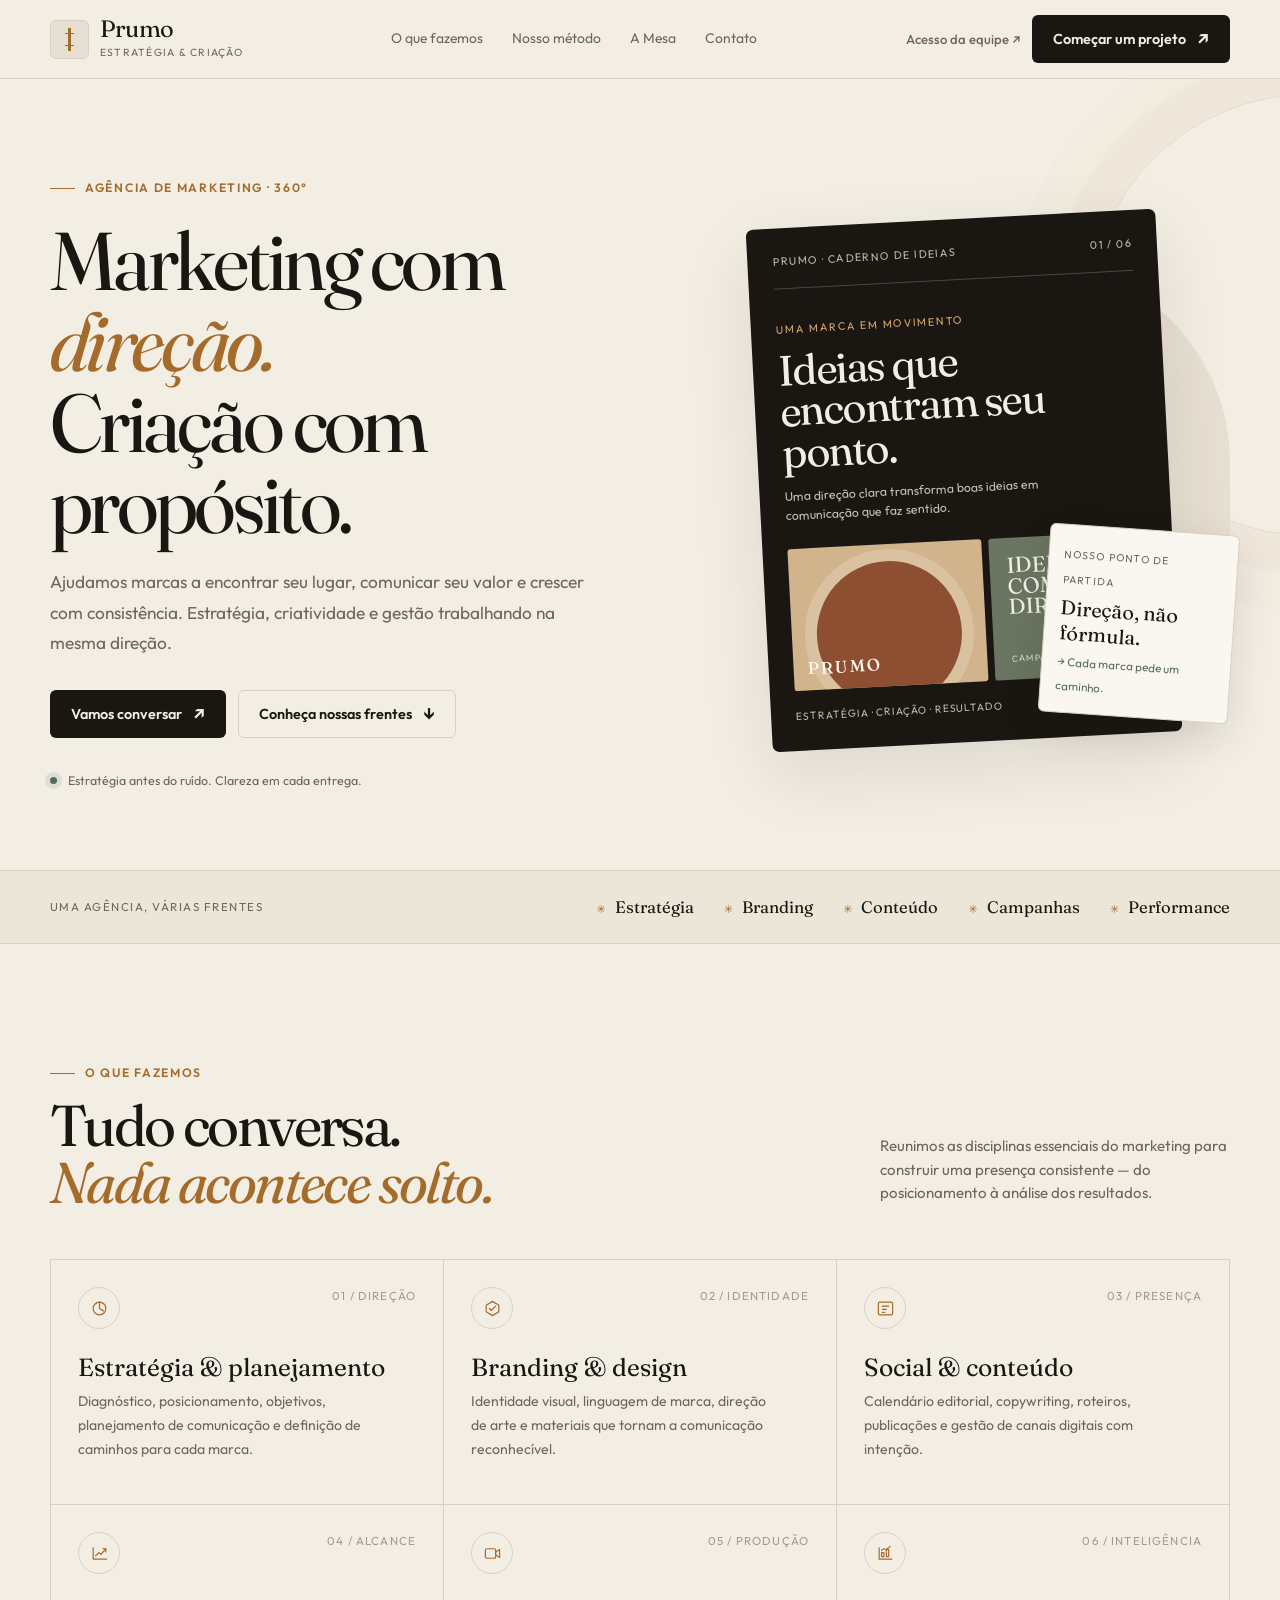
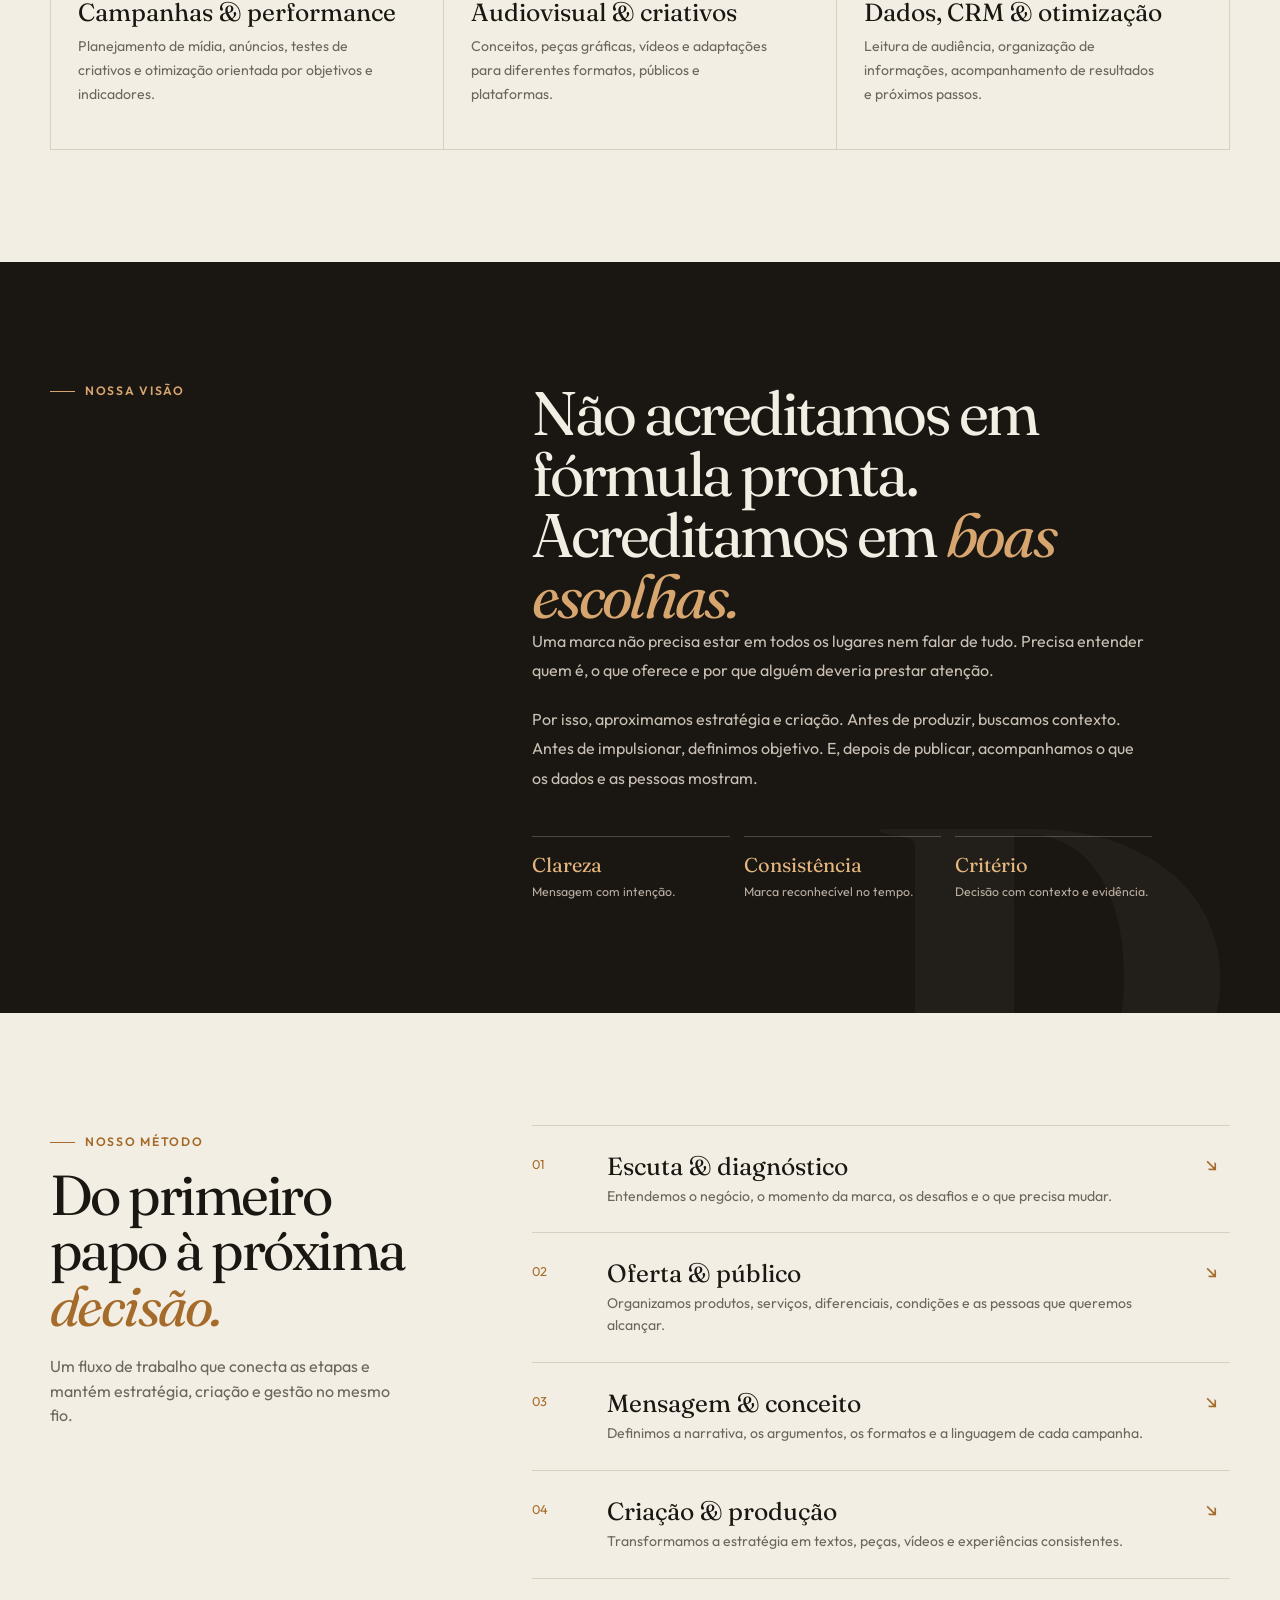
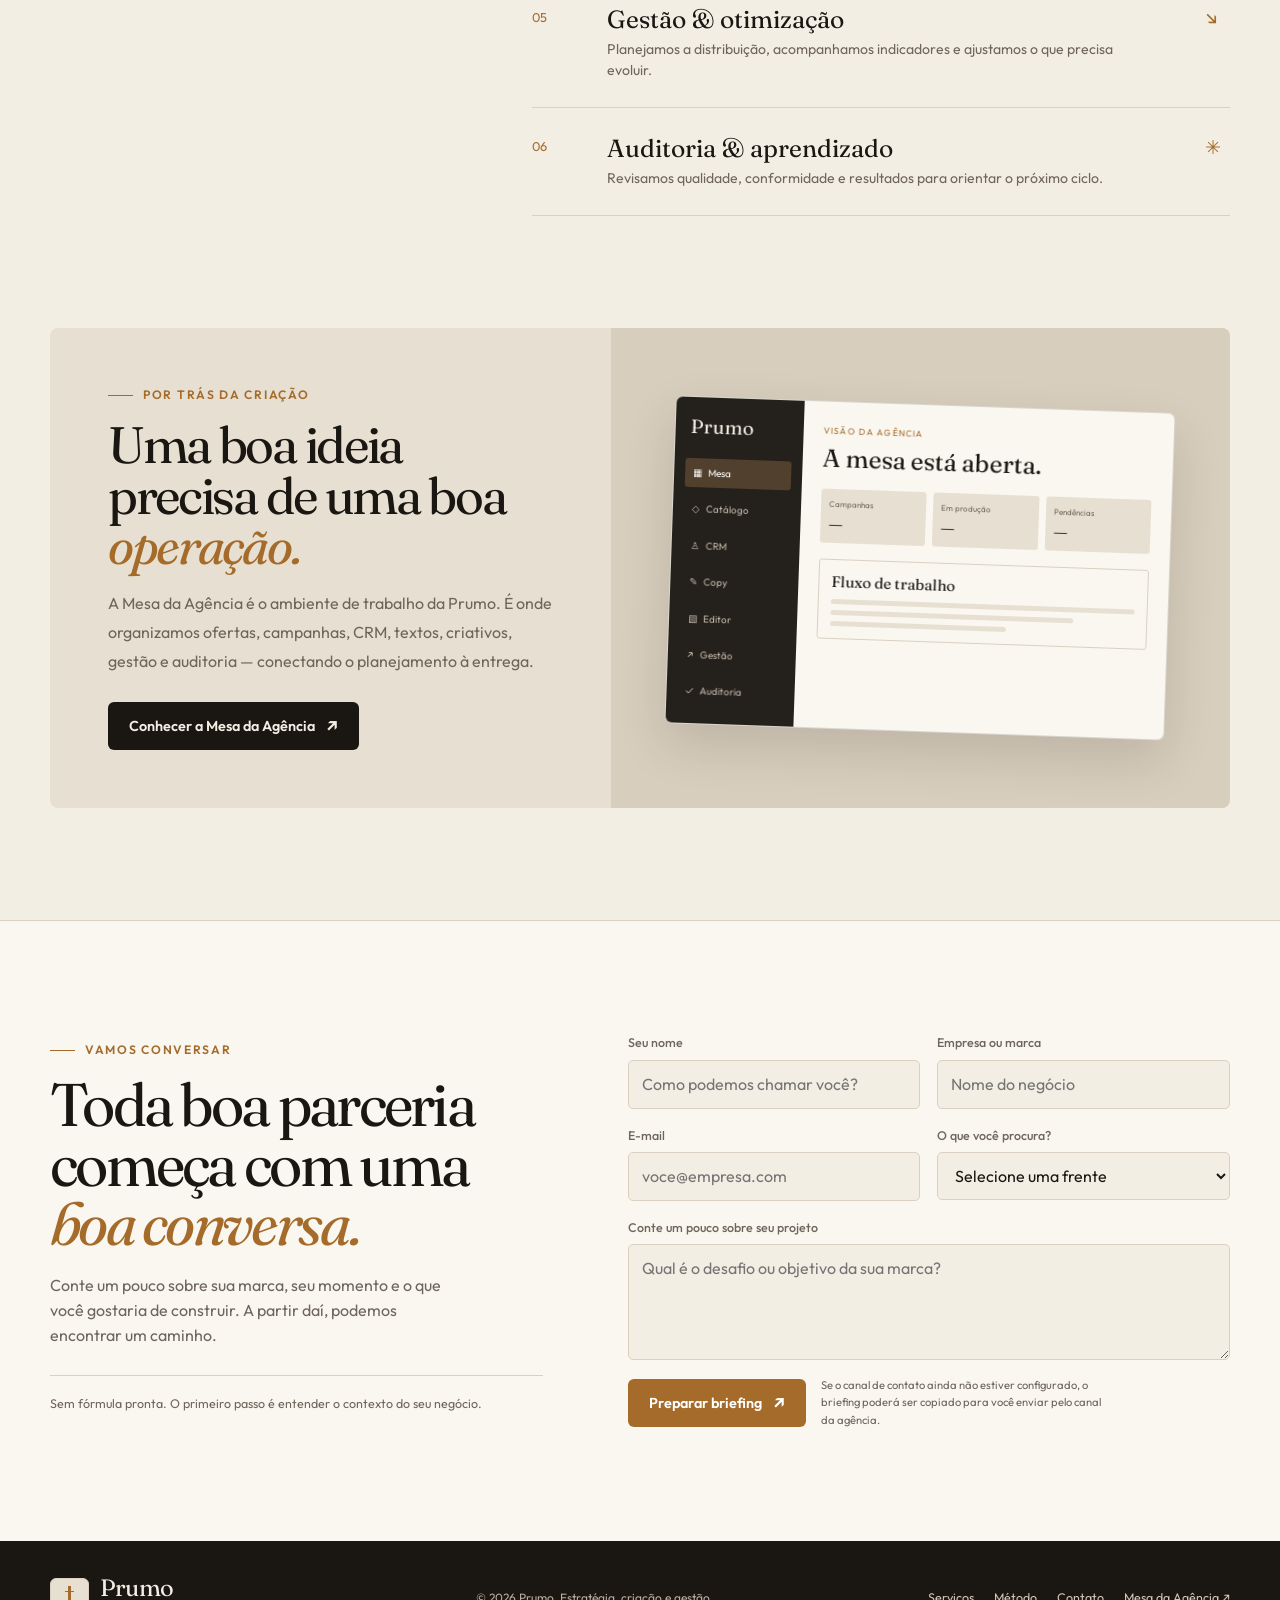
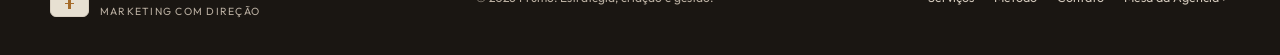
<file: index.html>
<!DOCTYPE html>
<html lang="pt-BR">
<head>
  <meta charset="UTF-8" />
  <meta name="viewport" content="width=device-width, initial-scale=1.0" />
  <meta name="theme-color" content="#f3eee4" />
  <meta name="description" content="Prumo é uma agência de marketing que une estratégia, criação e gestão para construir marcas e campanhas com direção." />
  <title>Prumo — Marketing com direção</title>
  <link rel="preconnect" href="https://fonts.googleapis.com" />
  <link rel="preconnect" href="https://fonts.gstatic.com" crossorigin />
  <link href="https://fonts.googleapis.com/css2?family=Fraunces:ital,opsz,wght@0,9..144,400;0,9..144,500;0,9..144,600;1,9..144,400;1,9..144,500&family=Outfit:wght@400;500;600;700&display=swap" rel="stylesheet" />
  <style>
    :root {
      --paper: #f3eee4;
      --paper-2: #e7e0d2;
      --paper-3: #faf7f0;
      --ink: #1a1612;
      --muted: #6e665c;
      --line: #d9d0c2;
      --brass: #a56b2a;
      --brass-soft: #f3e6d0;
      --oxblood: #9c3b2e;
      --green: #536c60;
      --font-sans: "Outfit", ui-sans-serif, system-ui, sans-serif;
      --font-display: "Fraunces", Georgia, serif;
      --max: 1180px;
      --shadow: 0 24px 70px rgba(26,22,18,.10);
    }
    * { box-sizing: border-box; }
    html { scroll-behavior: smooth; scroll-padding-top: 92px; -webkit-font-smoothing: antialiased; }
    body { margin: 0; background: var(--paper); color: var(--ink); font-family: var(--font-sans); line-height: 1.55; }
    body.menu-open { overflow: hidden; }
    a { color: inherit; text-decoration: none; }
    button, input, select, textarea { font: inherit; }
    button, a { -webkit-tap-highlight-color: transparent; }
    .wrap { width: min(var(--max), calc(100% - 48px)); margin-inline: auto; }
    .eyebrow { display: inline-flex; align-items: center; gap: 10px; color: var(--brass); font-size: .76rem; font-weight: 600; letter-spacing: .14em; text-transform: uppercase; }
    .eyebrow::before { content: ""; width: 25px; height: 1px; background: currentColor; }
    .display { font-family: var(--font-display); font-weight: 400; letter-spacing: -.045em; line-height: .99; }
    .display em { color: var(--brass); font-weight: 400; }
    .muted { color: var(--muted); }
    .btn { min-height: 48px; display: inline-flex; justify-content: center; align-items: center; gap: 11px; border: 1px solid transparent; border-radius: 6px; padding: 0 20px; font-size: .9rem; font-weight: 600; transition: transform .2s, background .2s, border-color .2s, color .2s; cursor: pointer; }
    .btn:hover { transform: translateY(-2px); }
    .btn-dark { background: var(--ink); color: var(--paper); }
    .btn-dark:hover { background: var(--brass); }
    .btn-brass { background: var(--brass); color: white; }
    .btn-brass:hover { background: var(--ink); }
    .btn-outline { border-color: var(--line); background: transparent; color: var(--ink); }
    .btn-outline:hover { border-color: var(--ink); background: var(--paper-3); }
    .arrow { font-size: 1.15rem; line-height: 1; }

    /* Header */
    .site-header { position: sticky; top: 0; z-index: 50; background: rgba(243,238,228,.94); border-bottom: 1px solid rgba(217,208,194,.9); backdrop-filter: blur(14px); }
    .header-inner { min-height: 78px; display: flex; align-items: center; justify-content: space-between; gap: 24px; }
    .brand { display: inline-flex; align-items: center; gap: 11px; flex-shrink: 0; }
    .brand-mark { width: 39px; height: 39px; display: grid; place-items: center; border: 1px solid var(--line); border-radius: 6px; background: var(--paper-2); }
    .brand-mark span { width: 3px; height: 23px; background: var(--brass); position: relative; }
    .brand-mark span::before, .brand-mark span::after { content: ""; position: absolute; width: 9px; height: 1px; left: -3px; background: var(--brass); }
    .brand-mark span::before { top: 5px; } .brand-mark span::after { bottom: 5px; }
    .brand-name { display: block; font-family: var(--font-display); font-size: 1.48rem; line-height: 1; letter-spacing: -.035em; }
    .brand-sub { display: block; margin-top: 4px; color: var(--muted); font-size: .65rem; letter-spacing: .12em; text-transform: uppercase; }
    .nav { display: flex; align-items: center; gap: 29px; }
    .nav a { color: var(--muted); font-size: .87rem; transition: color .2s; }
    .nav a:hover, .nav a:focus-visible { color: var(--ink); }
    .header-actions { display: flex; align-items: center; gap: 11px; }
    .access-link { color: var(--muted); font-size: .82rem; font-weight: 500; }
    .access-link:hover { color: var(--ink); }
    .menu-toggle { display: none; width: 44px; height: 44px; border: 1px solid var(--line); border-radius: 6px; background: transparent; color: var(--ink); }

    /* Hero */
    .hero { position: relative; overflow: hidden; padding: 92px 0 80px; }
    .hero::after { content: ""; position: absolute; width: 440px; height: 440px; top: 15px; right: -250px; border: 1px solid rgba(165,107,42,.16); border-radius: 50%; box-shadow: 0 0 0 38px rgba(165,107,42,.025), 0 0 0 76px rgba(165,107,42,.02); pointer-events: none; }
    .hero-grid { display: grid; grid-template-columns: 1.05fr .95fr; gap: 62px; align-items: center; position: relative; z-index: 1; }
    .hero h1 { max-width: 690px; margin: 22px 0 23px; font-size: clamp(3.55rem, 6.4vw, 6.25rem); }
    .hero-copy { max-width: 540px; color: var(--muted); font-size: 1.08rem; line-height: 1.75; }
    .hero-actions { display: flex; flex-wrap: wrap; gap: 12px; margin-top: 32px; }
    .hero-note { display: flex; align-items: center; gap: 11px; margin-top: 33px; color: var(--muted); font-size: .78rem; }
    .note-dot { width: 7px; height: 7px; background: var(--green); border-radius: 50%; box-shadow: 0 0 0 5px rgba(83,108,96,.12); }
    .hero-art { min-height: 490px; position: relative; display: flex; align-items: center; justify-content: center; }
    .art-backdrop { position: absolute; width: 84%; height: 82%; right: 0; top: 7%; background: var(--paper-2); border-radius: 48% 48% 8px 8px; }
    .folio { position: relative; width: min(410px, 94%); min-height: 440px; padding: 25px; background: var(--ink); color: var(--paper); border-radius: 7px; box-shadow: var(--shadow); transform: rotate(-3deg); }
    .folio-top { display: flex; justify-content: space-between; align-items: center; color: #c6b9a8; font-size: .68rem; letter-spacing: .13em; text-transform: uppercase; }
    .folio-rule { height: 1px; background: rgba(243,238,228,.22); margin: 18px 0 26px; }
    .folio-kicker { color: #d7a66f; font-size: .68rem; letter-spacing: .16em; text-transform: uppercase; }
    .folio h2 { margin: 10px 0 13px; max-width: 300px; font: 400 2.65rem/.98 var(--font-display); letter-spacing: -.035em; }
    .folio p { max-width: 275px; color: #c9c0b4; font-size: .77rem; }
    .folio-visual { height: 142px; margin: 24px 0 18px; display: grid; grid-template-columns: 1.1fr .9fr; gap: 7px; }
    .visual-block { position: relative; overflow: hidden; background: #a56b2a; border-radius: 3px; }
    .visual-block:first-child { background: #d2b48c; }
    .visual-block:first-child::before { content: ""; position: absolute; width: 145px; height: 145px; border-radius: 50%; background: #8d4e32; top: 17px; left: 25px; box-shadow: 0 0 0 12px rgba(243,238,228,.22); }
    .visual-block:first-child::after { content: "PRUMO"; position: absolute; left: 14px; bottom: 12px; color: #fff8ed; font: 500 1.05rem var(--font-display); letter-spacing: .12em; }
    .visual-block:last-child { background: #6a7562; }
    .visual-block:last-child::before { content: "IDEIA\A COM\A DIREÇÃO"; white-space: pre; position: absolute; left: 17px; top: 18px; font: 400 1.35rem/.95 var(--font-display); color: #f4efe5; }
    .visual-block:last-child::after { content: "CAMPANHA · 01"; position: absolute; left: 17px; bottom: 15px; color: rgba(255,255,255,.72); font-size: .56rem; letter-spacing: .12em; }
    .folio-foot { display: flex; align-items: center; justify-content: space-between; color: #c6b9a8; font-size: .65rem; letter-spacing: .09em; text-transform: uppercase; }
    .floating-card { position: absolute; right: -4px; bottom: 24px; width: 190px; padding: 15px; background: var(--paper-3); border: 1px solid var(--line); border-radius: 6px; box-shadow: 0 14px 40px rgba(26,22,18,.12); transform: rotate(4deg); }
    .floating-card small { color: var(--muted); font-size: .65rem; letter-spacing: .12em; text-transform: uppercase; }
    .floating-card strong { display: block; margin: 5px 0 3px; font: 400 1.25rem var(--font-display); }
    .floating-card span { color: var(--green); font-size: .72rem; }

    /* Ticker */
    .ticker { border-block: 1px solid var(--line); background: rgba(231,224,210,.55); }
    .ticker-inner { min-height: 72px; display: flex; justify-content: space-between; align-items: center; gap: 20px; }
    .ticker-label { color: var(--muted); font-size: .72rem; letter-spacing: .13em; text-transform: uppercase; }
    .ticker-items { display: flex; flex-wrap: wrap; justify-content: flex-end; gap: 10px 30px; color: var(--ink); font: 400 1.04rem var(--font-display); }
    .ticker-items span::before { content: "✳"; margin-right: 9px; color: var(--brass); font: .7rem var(--font-sans); }

    /* Sections */
    section.content-section { padding: 112px 0; }
    .section-heading { display: flex; justify-content: space-between; align-items: end; gap: 35px; margin-bottom: 48px; }
    .section-heading h2 { max-width: 680px; margin: 14px 0 0; font-size: clamp(2.65rem, 4.5vw, 4.45rem); }
    .section-heading p { max-width: 350px; margin: 0 0 7px; color: var(--muted); font-size: .94rem; }
    .services-grid { display: grid; grid-template-columns: repeat(3, 1fr); border-top: 1px solid var(--line); border-left: 1px solid var(--line); }
    .service { min-height: 245px; padding: 27px 27px 29px; border-right: 1px solid var(--line); border-bottom: 1px solid var(--line); transition: background .25s; }
    .service:hover { background: rgba(250,247,240,.75); }
    .service-icon { width: 42px; height: 42px; display: grid; place-items: center; border: 1px solid var(--line); border-radius: 50%; color: var(--brass); }
    .service-icon svg { width: 19px; height: 19px; stroke: currentColor; fill: none; stroke-width: 1.5; stroke-linecap: round; stroke-linejoin: round; }
    .service-num { float: right; color: #a69a89; font-size: .72rem; letter-spacing: .1em; }
    .service h3 { margin: 23px 0 8px; font: 400 1.55rem var(--font-display); }
    .service p { max-width: 300px; margin: 0; color: var(--muted); font-size: .88rem; line-height: 1.7; }

    /* Point of view */
    .manifesto { background: var(--ink); color: var(--paper); position: relative; overflow: hidden; }
    .manifesto::before { content: "P"; position: absolute; right: 4%; bottom: -230px; color: rgba(243,238,228,.035); font: 700 35rem/.8 var(--font-display); pointer-events: none; }
    .manifesto-grid { display: grid; grid-template-columns: .72fr 1.28fr; gap: 90px; align-items: start; position: relative; z-index: 1; }
    .manifesto .eyebrow { color: #d7a66f; }
    .manifesto h2 { margin: 0; font-size: clamp(2.7rem, 4.8vw, 4.8rem); }
    .manifesto h2 em { color: #d7a66f; }
    .manifesto-copy { max-width: 620px; padding-top: 9px; }
    .manifesto-copy p { margin: 0 0 19px; color: #c9c0b4; font-size: 1rem; line-height: 1.85; }
    .principles { display: grid; grid-template-columns: repeat(3, 1fr); gap: 14px; margin-top: 42px; }
    .principle { padding-top: 15px; border-top: 1px solid rgba(243,238,228,.23); }
    .principle b { display: block; color: #e5b77f; font: 400 1.25rem var(--font-display); }
    .principle span { display: block; margin-top: 5px; color: #b9aea0; font-size: .77rem; }

    /* Method */
    .method-grid { display: grid; grid-template-columns: .72fr 1.28fr; gap: 90px; }
    .method-intro { position: sticky; top: 125px; align-self: start; }
    .method-intro h2 { margin: 15px 0 20px; font-size: clamp(2.65rem, 4.4vw, 4.25rem); }
    .method-intro p { max-width: 360px; color: var(--muted); }
    .method-list { border-top: 1px solid var(--line); }
    .method-step { display: grid; grid-template-columns: 55px 1fr 25px; gap: 20px; padding: 25px 0; border-bottom: 1px solid var(--line); align-items: start; }
    .method-step .num { color: var(--brass); font-size: .8rem; padding-top: 4px; }
    .method-step h3 { margin: 0 0 5px; font: 400 1.55rem var(--font-display); }
    .method-step p { max-width: 550px; margin: 0; color: var(--muted); font-size: .88rem; }
    .method-step .mark { color: var(--brass); font-size: 1.2rem; }

    /* Desk */
    .desk-section { padding: 0 0 112px; }
    .desk-card { display: grid; grid-template-columns: .95fr 1.05fr; min-height: 440px; overflow: hidden; background: var(--paper-2); border-radius: 8px; }
    .desk-copy { padding: 58px; display: flex; flex-direction: column; align-items: flex-start; justify-content: center; }
    .desk-copy h2 { margin: 15px 0 17px; font-size: clamp(2.5rem, 4vw, 4.1rem); }
    .desk-copy p { max-width: 445px; margin: 0; color: var(--muted); line-height: 1.8; }
    .desk-copy .btn { margin-top: 27px; }
    .desk-ui { display: flex; align-items: center; justify-content: center; padding: 36px; background: #d8cebd; }
    .ui-window { width: 100%; max-width: 500px; min-height: 318px; display: grid; grid-template-columns: 128px 1fr; overflow: hidden; border: 1px solid rgba(26,22,18,.15); border-radius: 7px; background: var(--paper-3); box-shadow: 0 20px 50px rgba(26,22,18,.14); transform: rotate(2deg); }
    .ui-sidebar { padding: 17px 11px; background: #24201b; color: #f3eee4; }
    .ui-brand { margin: 0 0 20px 4px; font: 400 1.2rem var(--font-display); }
    .ui-nav { display: grid; gap: 7px; }
    .ui-nav span { padding: 7px 8px; border-radius: 3px; color: #c3b9ac; font-size: .62rem; }
    .ui-nav span:first-child { background: #51402d; color: white; }
    .ui-main { padding: 22px 20px; }
    .ui-kicker { color: var(--brass); font-size: .55rem; letter-spacing: .13em; text-transform: uppercase; }
    .ui-title { margin: 5px 0 16px; font: 400 1.55rem var(--font-display); }
    .ui-stats { display: grid; grid-template-columns: repeat(3, 1fr); gap: 7px; }
    .ui-stat { padding: 9px 8px; background: var(--paper-2); border-radius: 3px; }
    .ui-stat small { display: block; color: var(--muted); font-size: .5rem; }
    .ui-stat b { display: block; margin-top: 3px; font: 400 1.1rem var(--font-display); }
    .ui-lines { margin-top: 16px; padding: 12px; border: 1px solid var(--line); border-radius: 3px; }
    .ui-lines strong { display: block; margin-bottom: 8px; font: 400 .95rem var(--font-display); }
    .ui-lines i { display: block; width: 100%; height: 5px; margin-top: 6px; border-radius: 4px; background: #e7e0d2; }
    .ui-lines i:nth-child(3) { width: 80%; } .ui-lines i:nth-child(4) { width: 58%; }

    /* Contact */
    .contact { background: var(--paper-3); border-top: 1px solid var(--line); }
    .contact-grid { display: grid; grid-template-columns: .9fr 1.1fr; gap: 85px; }
    .contact-intro h2 { margin: 15px 0 19px; font-size: clamp(2.8rem, 4.7vw, 4.7rem); }
    .contact-intro p { max-width: 410px; color: var(--muted); }
    .contact-note { margin-top: 28px; padding-top: 18px; border-top: 1px solid var(--line); color: var(--muted); font-size: .78rem; }
    .contact-form { display: grid; grid-template-columns: 1fr 1fr; gap: 17px; align-content: start; }
    .field { display: flex; flex-direction: column; gap: 7px; }
    .field.full { grid-column: 1 / -1; }
    .field label { color: var(--muted); font-size: .78rem; font-weight: 500; }
    .field input, .field select, .field textarea { width: 100%; min-height: 48px; border: 1px solid var(--line); border-radius: 5px; padding: 11px 13px; background: var(--paper); color: var(--ink); outline: none; transition: border-color .2s, box-shadow .2s; }
    .field textarea { min-height: 116px; resize: vertical; }
    .field input:focus, .field select:focus, .field textarea:focus { border-color: var(--brass); box-shadow: 0 0 0 3px rgba(165,107,42,.10); }
    .form-foot { grid-column: 1 / -1; display: flex; align-items: center; flex-wrap: wrap; gap: 15px; }
    .form-status { grid-column: 1 / -1; display: none; padding: 12px 14px; border: 1px solid var(--brass); border-radius: 5px; background: var(--brass-soft); color: var(--ink); font-size: .83rem; }
    .form-status.show { display: block; }
    .privacy { color: var(--muted); font-size: .7rem; max-width: 280px; }

    /* Footer */
    .footer { background: var(--ink); color: var(--paper); padding: 35px 0; }
    .footer-inner { display: flex; align-items: center; justify-content: space-between; gap: 24px; }
    .footer .brand-sub { color: #b9aea0; }
    .footer-copy { color: #b9aea0; font-size: .75rem; }
    .footer-links { display: flex; gap: 20px; color: #d0c6b9; font-size: .78rem; }
    .footer-links a:hover { color: #e5b77f; }

    @media (max-width: 980px) {
      .nav { gap: 17px; }
      .hero-grid { gap: 30px; }
      .hero h1 { font-size: clamp(3.3rem, 7vw, 5rem); }
      .manifesto-grid, .method-grid { gap: 48px; }
      .desk-copy { padding: 42px; }
      .contact-grid { gap: 48px; }
    }
    @media (max-width: 760px) {
      .wrap { width: min(100% - 36px, var(--max)); }
      .header-inner { min-height: 70px; }
      .menu-toggle { display: grid; place-items: center; }
      .nav { position: fixed; inset: 70px 0 auto; display: none; padding: 18px 22px 23px; background: var(--paper); border-bottom: 1px solid var(--line); box-shadow: 0 18px 28px rgba(26,22,18,.08); }
      .nav.open { display: grid; gap: 0; }
      .nav a { padding: 13px 3px; border-bottom: 1px solid var(--line); }
      .header-actions .access-link { display: none; }
      .header-actions .btn { min-height: 42px; padding: 0 12px; font-size: .78rem; }
      .hero { padding: 66px 0 55px; }
      .hero-grid { grid-template-columns: 1fr; gap: 30px; }
      .hero h1 { max-width: 650px; font-size: clamp(3.2rem, 12vw, 5rem); }
      .hero-copy { font-size: 1rem; }
      .hero-art { min-height: 425px; }
      .folio { width: min(390px, 89%); min-height: 405px; }
      .floating-card { right: 0; bottom: 9px; }
      .ticker-inner { padding: 16px 0; align-items: flex-start; flex-direction: column; }
      .ticker-items { justify-content: flex-start; gap: 8px 18px; }
      section.content-section { padding: 78px 0; }
      .section-heading { display: block; margin-bottom: 30px; }
      .section-heading p { margin-top: 17px; }
      .services-grid { grid-template-columns: repeat(2, 1fr); }
      .service { min-height: 230px; padding: 22px; }
      .manifesto-grid, .method-grid, .contact-grid { grid-template-columns: 1fr; gap: 32px; }
      .method-intro { position: static; }
      .principles { margin-top: 29px; }
      .desk-section { padding-bottom: 78px; }
      .desk-card { grid-template-columns: 1fr; }
      .desk-copy { padding: 38px 29px; }
      .desk-ui { min-height: 340px; padding: 25px; }
      .contact-form { gap: 13px; }
      .footer-inner { align-items: flex-start; flex-direction: column; }
    }
    @media (max-width: 480px) {
      .wrap { width: calc(100% - 30px); }
      .brand-name { font-size: 1.35rem; }
      .header-actions .btn { display: none; }
      .hero h1 { font-size: clamp(3rem, 14vw, 4.1rem); }
      .hero-actions { flex-direction: column; align-items: stretch; }
      .hero-actions .btn { width: 100%; }
      .hero-art { min-height: 365px; }
      .folio { min-height: 360px; padding: 18px; }
      .folio h2 { font-size: 2.2rem; }
      .folio-visual { height: 112px; margin: 18px 0 14px; }
      .floating-card { width: 160px; padding: 11px; right: -3px; bottom: 0; }
      .services-grid { grid-template-columns: 1fr; }
      .service { min-height: auto; }
      .principles { grid-template-columns: 1fr; }
      .method-step { grid-template-columns: 35px 1fr 20px; gap: 12px; }
      .ui-window { grid-template-columns: 95px 1fr; }
      .ui-main { padding: 18px 12px; }
      .ui-sidebar { padding-inline: 7px; }
      .contact-form { grid-template-columns: 1fr; }
      .field.full, .form-foot, .form-status { grid-column: 1; }
      .form-foot { align-items: flex-start; flex-direction: column; }
      .footer-links { flex-wrap: wrap; }
    }
    @media (prefers-reduced-motion: reduce) {
      html { scroll-behavior: auto; }
      *, *::before, *::after { transition-duration: .01ms !important; animation-duration: .01ms !important; }
    }
  </style>
</head>
<body>
  <header class="site-header">
    <div class="wrap header-inner">
      <a class="brand" href="#inicio" aria-label="Prumo, início">
        <span class="brand-mark" aria-hidden="true"><span></span></span>
        <span><span class="brand-name">Prumo</span><span class="brand-sub">Estratégia & criação</span></span>
      </a>
      <nav class="nav" id="main-nav" aria-label="Navegação principal">
        <a href="#servicos">O que fazemos</a>
        <a href="#metodo">Nosso método</a>
        <a href="#mesa">A Mesa</a>
        <a href="#contato">Contato</a>
      </nav>
      <div class="header-actions">
        <a class="access-link" href="./mesa.html">Acesso da equipe ↗</a>
        <a class="btn btn-dark" href="#contato">Começar um projeto <span class="arrow">↗</span></a>
        <button class="menu-toggle" id="menu-toggle" type="button" aria-label="Abrir menu" aria-expanded="false" aria-controls="main-nav">
          <svg width="20" height="20" viewBox="0 0 24 24" fill="none" stroke="currentColor" stroke-width="1.7" stroke-linecap="round"><path d="M4 7h16M4 12h16M4 17h16"/></svg>
        </button>
      </div>
    </div>
  </header>

  <main>
    <section class="hero" id="inicio">
      <div class="wrap hero-grid">
        <div>
          <span class="eyebrow">Agência de marketing · 360°</span>
          <h1 class="display">Marketing com <em>direção.</em><br>Criação com propósito.</h1>
          <p class="hero-copy">Ajudamos marcas a encontrar seu lugar, comunicar seu valor e crescer com consistência. Estratégia, criatividade e gestão trabalhando na mesma direção.</p>
          <div class="hero-actions">
            <a class="btn btn-dark" href="#contato">Vamos conversar <span class="arrow">↗</span></a>
            <a class="btn btn-outline" href="#servicos">Conheça nossas frentes <span class="arrow">↓</span></a>
          </div>
          <div class="hero-note"><span class="note-dot"></span> Estratégia antes do ruído. Clareza em cada entrega.</div>
        </div>
        <div class="hero-art" aria-label="Composição gráfica conceitual da Prumo">
          <div class="art-backdrop"></div>
          <article class="folio">
            <div class="folio-top"><span>Prumo · Caderno de ideias</span><span>01 / 06</span></div>
            <div class="folio-rule"></div>
            <span class="folio-kicker">Uma marca em movimento</span>
            <h2>Ideias que encontram seu ponto.</h2>
            <p>Uma direção clara transforma boas ideias em comunicação que faz sentido.</p>
            <div class="folio-visual"><div class="visual-block"></div><div class="visual-block"></div></div>
            <div class="folio-foot"><span>Estratégia · Criação · Resultado</span><span>PR / 026</span></div>
          </article>
          <div class="floating-card"><small>Nosso ponto de partida</small><strong>Direção, não fórmula.</strong><span>→ Cada marca pede um caminho.</span></div>
        </div>
      </div>
    </section>

    <div class="ticker" aria-label="Áreas de atuação">
      <div class="wrap ticker-inner">
        <span class="ticker-label">Uma agência, várias frentes</span>
        <div class="ticker-items"><span>Estratégia</span><span>Branding</span><span>Conteúdo</span><span>Campanhas</span><span>Performance</span></div>
      </div>
    </div>

    <section class="content-section" id="servicos">
      <div class="wrap">
        <div class="section-heading">
          <div><span class="eyebrow">O que fazemos</span><h2 class="display">Tudo conversa.<br><em>Nada acontece solto.</em></h2></div>
          <p>Reunimos as disciplinas essenciais do marketing para construir uma presença consistente — do posicionamento à análise dos resultados.</p>
        </div>
        <div class="services-grid">
          <article class="service">
            <span class="service-num">01 / DIREÇÃO</span><span class="service-icon"><svg viewBox="0 0 24 24"><circle cx="12" cy="12" r="8"/><path d="M12 4v8l5 3"/></svg></span>
            <h3>Estratégia & planejamento</h3><p>Diagnóstico, posicionamento, objetivos, planejamento de comunicação e definição de caminhos para cada marca.</p>
          </article>
          <article class="service">
            <span class="service-num">02 / IDENTIDADE</span><span class="service-icon"><svg viewBox="0 0 24 24"><path d="M12 3 20 8v8l-8 5-8-5V8z"/><path d="m8 12 2.5 2.5L16 9"/></svg></span>
            <h3>Branding & design</h3><p>Identidade visual, linguagem de marca, direção de arte e materiais que tornam a comunicação reconhecível.</p>
          </article>
          <article class="service">
            <span class="service-num">03 / PRESENÇA</span><span class="service-icon"><svg viewBox="0 0 24 24"><rect x="3" y="4" width="18" height="16" rx="2"/><path d="M8 9h8M8 13h5M8 17h3"/></svg></span>
            <h3>Social & conteúdo</h3><p>Calendário editorial, copywriting, roteiros, publicações e gestão de canais digitais com intenção.</p>
          </article>
          <article class="service">
            <span class="service-num">04 / ALCANCE</span><span class="service-icon"><svg viewBox="0 0 24 24"><path d="M4 19V5m0 14h17"/><path d="m7 15 4-4 3 2 6-7"/><path d="M16 6h4v4"/></svg></span>
            <h3>Campanhas & performance</h3><p>Planejamento de mídia, anúncios, testes de criativos e otimização orientada por objetivos e indicadores.</p>
          </article>
          <article class="service">
            <span class="service-num">05 / PRODUÇÃO</span><span class="service-icon"><svg viewBox="0 0 24 24"><rect x="3" y="6" width="13" height="12" rx="2"/><path d="m16 10 5-3v10l-5-3z"/></svg></span>
            <h3>Audiovisual & criativos</h3><p>Conceitos, peças gráficas, vídeos e adaptações para diferentes formatos, públicos e plataformas.</p>
          </article>
          <article class="service">
            <span class="service-num">06 / INTELIGÊNCIA</span><span class="service-icon"><svg viewBox="0 0 24 24"><path d="M4 19V5M4 19h16"/><rect x="7" y="11" width="3" height="5"/><rect x="13" y="7" width="3" height="9"/><path d="m7 8 3-2 3 1 5-4"/></svg></span>
            <h3>Dados, CRM & otimização</h3><p>Leitura de audiência, organização de informações, acompanhamento de resultados e próximos passos.</p>
          </article>
        </div>
      </div>
    </section>

    <section class="content-section manifesto">
      <div class="wrap manifesto-grid">
        <div><span class="eyebrow">Nossa visão</span></div>
        <div class="manifesto-copy">
          <h2 class="display">Não acreditamos em fórmula pronta. Acreditamos em <em>boas escolhas.</em></h2>
          <p>Uma marca não precisa estar em todos os lugares nem falar de tudo. Precisa entender quem é, o que oferece e por que alguém deveria prestar atenção.</p>
          <p>Por isso, aproximamos estratégia e criação. Antes de produzir, buscamos contexto. Antes de impulsionar, definimos objetivo. E, depois de publicar, acompanhamos o que os dados e as pessoas mostram.</p>
          <div class="principles">
            <div class="principle"><b>Clareza</b><span>Mensagem com intenção.</span></div>
            <div class="principle"><b>Consistência</b><span>Marca reconhecível no tempo.</span></div>
            <div class="principle"><b>Critério</b><span>Decisão com contexto e evidência.</span></div>
          </div>
        </div>
      </div>
    </section>

    <section class="content-section" id="metodo">
      <div class="wrap method-grid">
        <div class="method-intro"><span class="eyebrow">Nosso método</span><h2 class="display">Do primeiro papo à próxima <em>decisão.</em></h2><p>Um fluxo de trabalho que conecta as etapas e mantém estratégia, criação e gestão no mesmo fio.</p></div>
        <div class="method-list">
          <article class="method-step"><span class="num">01</span><div><h3>Escuta & diagnóstico</h3><p>Entendemos o negócio, o momento da marca, os desafios e o que precisa mudar.</p></div><span class="mark">↘</span></article>
          <article class="method-step"><span class="num">02</span><div><h3>Oferta & público</h3><p>Organizamos produtos, serviços, diferenciais, condições e as pessoas que queremos alcançar.</p></div><span class="mark">↘</span></article>
          <article class="method-step"><span class="num">03</span><div><h3>Mensagem & conceito</h3><p>Definimos a narrativa, os argumentos, os formatos e a linguagem de cada campanha.</p></div><span class="mark">↘</span></article>
          <article class="method-step"><span class="num">04</span><div><h3>Criação & produção</h3><p>Transformamos a estratégia em textos, peças, vídeos e experiências consistentes.</p></div><span class="mark">↘</span></article>
          <article class="method-step"><span class="num">05</span><div><h3>Gestão & otimização</h3><p>Planejamos a distribuição, acompanhamos indicadores e ajustamos o que precisa evoluir.</p></div><span class="mark">↘</span></article>
          <article class="method-step"><span class="num">06</span><div><h3>Auditoria & aprendizado</h3><p>Revisamos qualidade, conformidade e resultados para orientar o próximo ciclo.</p></div><span class="mark">✳</span></article>
        </div>
      </div>
    </section>

    <section class="desk-section" id="mesa">
      <div class="wrap desk-card">
        <div class="desk-copy">
          <span class="eyebrow">Por trás da criação</span>
          <h2 class="display">Uma boa ideia precisa de uma boa <em>operação.</em></h2>
          <p>A Mesa da Agência é o ambiente de trabalho da Prumo. É onde organizamos ofertas, campanhas, CRM, textos, criativos, gestão e auditoria — conectando o planejamento à entrega.</p>
          <a class="btn btn-dark" href="./mesa.html">Conhecer a Mesa da Agência <span class="arrow">↗</span></a>
        </div>
        <div class="desk-ui" aria-label="Ilustração da interface da Mesa da Agência">
          <div class="ui-window">
            <aside class="ui-sidebar"><div class="ui-brand">Prumo</div><div class="ui-nav"><span>▦ &nbsp; Mesa</span><span>◇ &nbsp; Catálogo</span><span>♙ &nbsp; CRM</span><span>✎ &nbsp; Copy</span><span>▧ &nbsp; Editor</span><span>↗ &nbsp; Gestão</span><span>✓ &nbsp; Auditoria</span></div></aside>
            <div class="ui-main"><div class="ui-kicker">Visão da agência</div><div class="ui-title">A mesa está aberta.</div><div class="ui-stats"><div class="ui-stat"><small>Campanhas</small><b>—</b></div><div class="ui-stat"><small>Em produção</small><b>—</b></div><div class="ui-stat"><small>Pendências</small><b>—</b></div></div><div class="ui-lines"><strong>Fluxo de trabalho</strong><i></i><i></i><i></i></div></div>
          </div>
        </div>
      </div>
    </section>

    <section class="content-section contact" id="contato">
      <div class="wrap contact-grid">
        <div class="contact-intro"><span class="eyebrow">Vamos conversar</span><h2 class="display">Toda boa parceria começa com uma <em>boa conversa.</em></h2><p>Conte um pouco sobre sua marca, seu momento e o que você gostaria de construir. A partir daí, podemos encontrar um caminho.</p><div class="contact-note">Sem fórmula pronta. O primeiro passo é entender o contexto do seu negócio.</div></div>
        <form class="contact-form" id="contact-form">
          <div class="field"><label for="name">Seu nome</label><input id="name" name="name" autocomplete="name" placeholder="Como podemos chamar você?" required /></div>
          <div class="field"><label for="company">Empresa ou marca</label><input id="company" name="company" autocomplete="organization" placeholder="Nome do negócio" /></div>
          <div class="field"><label for="email">E-mail</label><input id="email" name="email" type="email" autocomplete="email" placeholder="voce@empresa.com" required /></div>
          <div class="field"><label for="service">O que você procura?</label><select id="service" name="service" required><option value="" disabled selected>Selecione uma frente</option><option>Estratégia e planejamento</option><option>Branding e design</option><option>Social media e conteúdo</option><option>Campanhas e tráfego pago</option><option>Audiovisual e criativos</option><option>CRM, dados e consultoria</option><option>Uma solução integrada</option><option>Ainda quero entender as possibilidades</option></select></div>
          <div class="field full"><label for="message">Conte um pouco sobre seu projeto</label><textarea id="message" name="message" placeholder="Qual é o desafio ou objetivo da sua marca?"></textarea></div>
          <div class="form-status" id="form-status" role="status" aria-live="polite"></div>
          <div class="form-foot"><button class="btn btn-brass" type="submit">Preparar briefing <span class="arrow">↗</span></button><span class="privacy">Se o canal de contato ainda não estiver configurado, o briefing poderá ser copiado para você enviar pelo canal da agência.</span></div>
        </form>
      </div>
    </section>
  </main>

  <footer class="footer">
    <div class="wrap footer-inner">
      <a class="brand" href="#inicio"><span class="brand-mark" aria-hidden="true"><span></span></span><span><span class="brand-name">Prumo</span><span class="brand-sub">Marketing com direção</span></span></a>
      <div class="footer-copy">© <span id="year"></span> Prumo. Estratégia, criação e gestão.</div>
      <div class="footer-links"><a href="#servicos">Serviços</a><a href="#metodo">Método</a><a href="#contato">Contato</a><a href="./mesa.html">Mesa da Agência ↗</a></div>
    </div>
  </footer>

  <script>
    // Configure pelo menos um canal antes de publicar a landing page.
    // E-mail: "contato@suaagencia.com.br"
    // WhatsApp: número com DDI e DDD, somente dígitos. Ex.: "5511999999999"
    const PRUMO_CONTACT = { email: "", whatsapp: "" };

    const menuButton = document.getElementById('menu-toggle');
    const nav = document.getElementById('main-nav');
    function closeMenu() {
      nav.classList.remove('open');
      menuButton.setAttribute('aria-expanded', 'false');
      menuButton.setAttribute('aria-label', 'Abrir menu');
      document.body.classList.remove('menu-open');
    }
    menuButton.addEventListener('click', () => {
      const isOpen = nav.classList.toggle('open');
      menuButton.setAttribute('aria-expanded', String(isOpen));
      menuButton.setAttribute('aria-label', isOpen ? 'Fechar menu' : 'Abrir menu');
      document.body.classList.toggle('menu-open', isOpen);
    });
    nav.querySelectorAll('a').forEach(link => link.addEventListener('click', closeMenu));
    window.addEventListener('resize', () => { if (window.innerWidth > 760) closeMenu(); });
    document.getElementById('year').textContent = new Date().getFullYear();

    const form = document.getElementById('contact-form');
    const statusBox = document.getElementById('form-status');
    form.addEventListener('submit', async (event) => {
      event.preventDefault();
      if (!form.reportValidity()) return;
      const data = new FormData(form);
      const details = [
        'Olá, Prumo! Gostaria de conversar sobre um projeto.',
        '',
        `Nome: ${data.get('name')}`,
        `Empresa/marca: ${data.get('company') || 'Não informado'}`,
        `E-mail: ${data.get('email')}`,
        `Interesse: ${data.get('service')}`,
        `Projeto: ${data.get('message') || 'Não informado'}`
      ].join('\n');

      if (PRUMO_CONTACT.email.trim()) {
        const subject = encodeURIComponent(`Novo contato pelo site — ${data.get('name')}`);
        window.location.href = `mailto:${PRUMO_CONTACT.email.trim()}?subject=${subject}&body=${encodeURIComponent(details)}`;
        statusBox.textContent = 'Seu aplicativo de e-mail foi aberto com o briefing preenchido. Revise e envie a mensagem.';
        statusBox.classList.add('show');
      } else if (PRUMO_CONTACT.whatsapp.trim()) {
        const phone = PRUMO_CONTACT.whatsapp.replace(/\D/g, '');
        window.open(`https://wa.me/${phone}?text=${encodeURIComponent(details)}`, '_blank', 'noopener,noreferrer');
        statusBox.textContent = 'O WhatsApp foi aberto com o briefing preenchido. Revise e envie a mensagem.';
        statusBox.classList.add('show');
      } else {
        try {
          await navigator.clipboard.writeText(details);
          statusBox.textContent = 'Briefing copiado. O formulário ainda não está conectado a um e-mail ou WhatsApp da agência; configure um canal no início do script para receber contatos diretamente.';
        } catch {
          statusBox.textContent = 'O formulário ainda não está conectado a um e-mail ou WhatsApp da agência. Configure PRUMO_CONTACT no script para ativar o envio.';
        }
        statusBox.classList.add('show');
      }
    });
  </script>
</body>
</html>
</file>
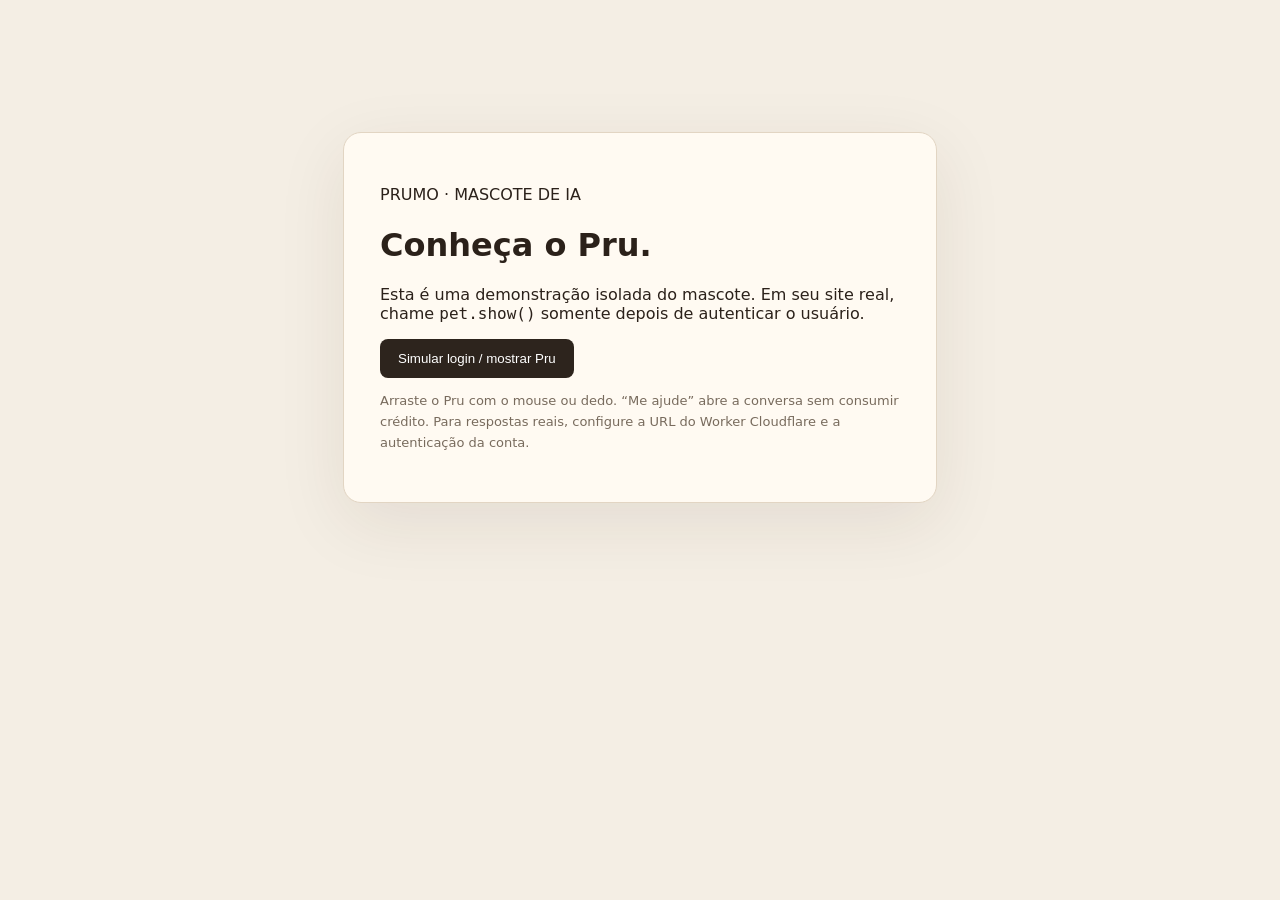
<file: demo.html>
<!doctype html><html lang="pt-BR"><head><meta charset="utf-8"><meta name="viewport" content="width=device-width,initial-scale=1"><title>Pru · Mascote Prumo</title><style>body{margin:0;min-height:100vh;background:#f4eee4;color:#2b211a;font:16px system-ui;display:grid;place-items:center}.demo{max-width:520px;padding:36px;background:#fffaf2;border:1px solid #e2d5c3;border-radius:18px;box-shadow:0 20px 70px #38271916}.demo button{border:0;background:#2d241d;color:white;padding:12px 18px;border-radius:8px;cursor:pointer}.hint{color:#786b5d;font-size:13px;line-height:1.6}</style><link rel="stylesheet" href="./pru-pet.css"></head><body><main class="demo"><p>PRUMO · MASCOTE DE IA</p><h1>Conheça o Pru.</h1><p>Esta é uma demonstração isolada do mascote. Em seu site real, chame <code>pet.show()</code> somente depois de autenticar o usuário.</p><button id="login">Simular login / mostrar Pru</button><p class="hint">Arraste o Pru com o mouse ou dedo. “Me ajude” abre a conversa sem consumir crédito. Para respostas reais, configure a URL do Worker Cloudflare e a autenticação da conta.</p></main><pru-ai-pet id="pet" css="./pru-pet.css"></pru-ai-pet><script src="./pru-pet.js"></script><script>const pet=document.querySelector('#pet');document.querySelector('#login').onclick=()=>{pet.show();document.querySelector('#login').textContent='Pru está ativo — clique nele para abrir';};</script></body></html>
</file>
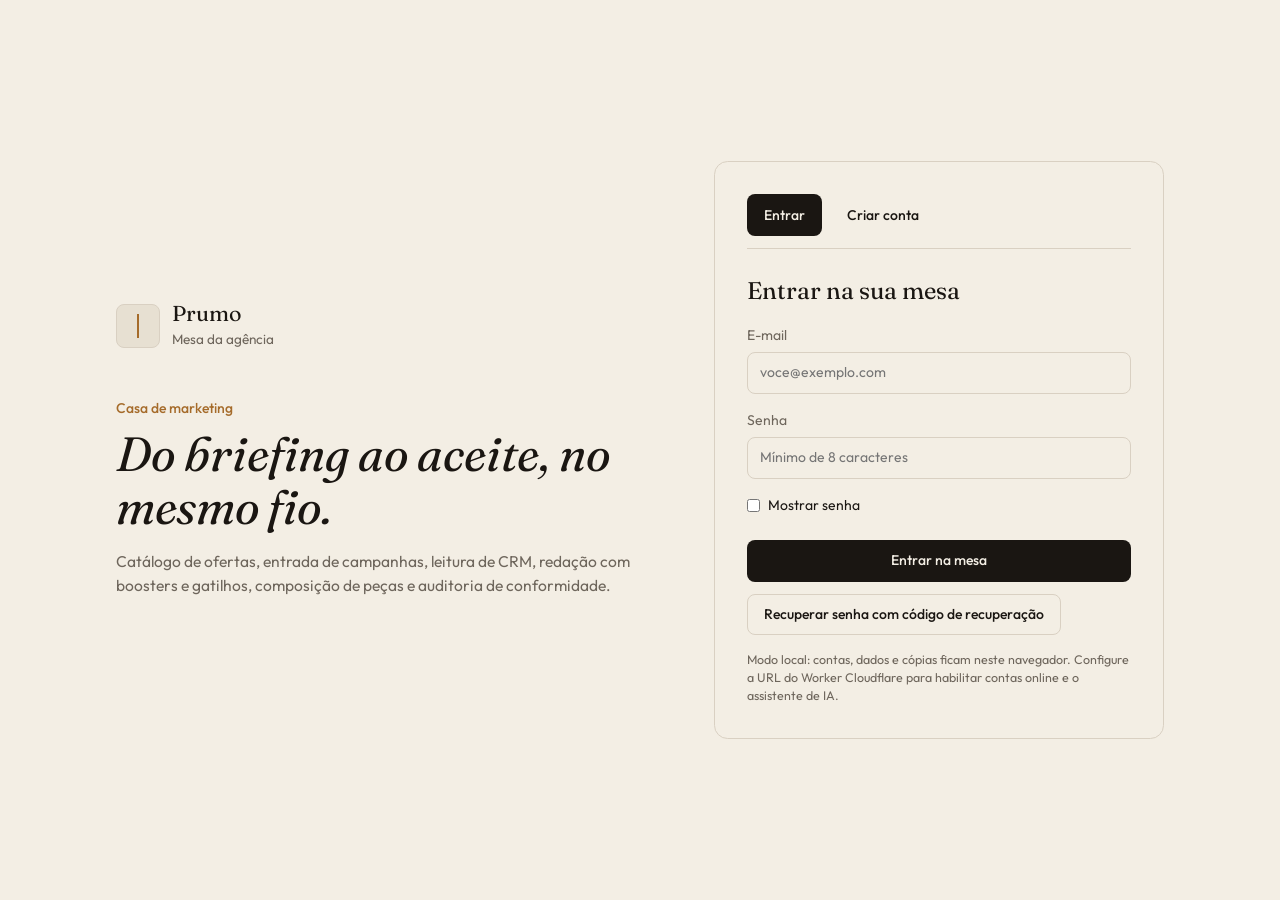
<file: mesa.html>
<!DOCTYPE html>
<html lang="pt-BR">
<head>
  <meta charset="UTF-8" />
  <meta name="viewport" content="width=device-width, initial-scale=1.0" />
  <title>Prumo — Mesa da Agência</title>
  <style>
    @import url('https://fonts.googleapis.com/css2?family=Fraunces:ital,opsz,wght@0,9..144,400;0,9..144,600;1,9..144,400&family=Outfit:wght@400;500;600&display=swap');

    :root {
      --paper: #f3eee4;
      --paper-2: #e7e0d2;
      --ink: #1a1612;
      --muted: #6e665c;
      --line: #d9d0c2;
      --brass: #a56b2a;
      --brass-soft: #f3e6d0;
      --oxblood: #9c3b2e;
      --oxblood-soft: #f6e4df;
      --font-sans: "Outfit", ui-sans-serif, system-ui, -apple-system, sans-serif;
      --font-display: "Fraunces", ui-serif, Georgia, serif;
    }

    * { box-sizing: border-box; margin: 0; padding: 0; }
    html { -webkit-font-smoothing: antialiased; -moz-osx-font-smoothing: grayscale; }
    body {
      background: var(--paper);
      color: var(--ink);
      font-family: var(--font-sans);
      line-height: 1.5;
      min-height: 100vh;
    }
    button, input, select, textarea { font: inherit; color: inherit; }
    button:not(:disabled) { cursor: pointer; }
    .tabular-nums { font-variant-numeric: tabular-nums; }

    /* Layout */
    .container { max-width: 72rem; margin: 0 auto; padding: 0 1.25rem; }
    .main-area { max-width: 72rem; margin: 0 auto; padding: 2rem 1.25rem 4rem; }

    /* Header & Nav */
    .topbar {
      position: sticky; top: 0; z-index: 20;
      background: var(--paper);
      border-bottom: 1px solid var(--line);
    }
    .topbar-inner {
      display: flex; flex-wrap: wrap; align-items: center; justify-content: space-between;
      gap: 0.75rem; padding-top: 0.75rem; padding-bottom: 0.75rem;
    }
    .brand {
      display: flex; align-items: center; gap: 0.75rem;
      background: none; border: none; text-align: left;
    }
    .brand-mark {
      width: 2.75rem; height: 2.75rem; border-radius: 0.5rem;
      border: 1px solid var(--line); background: var(--paper-2);
      display: flex; align-items: center; justify-content: center;
    }
    .brand-line { width: 2px; height: 1.5rem; background: var(--brass); }
    .brand-title { display: block; font-family: var(--font-display); font-size: 1.35rem; line-height: 1.05; }
    .brand-sub { font-size: 0.85rem; color: var(--muted); }
    .topbar-right { display: flex; align-items: center; gap: 0.75rem; }
    .tagline { font-size: 0.875rem; color: var(--muted); }
    @media (max-width: 768px) { .tagline { display: none; } }

    .user-pill {
      display: flex; align-items: center; gap: 0.5rem;
      border: 1px solid var(--line); background: var(--paper-2);
      border-radius: 0.5rem; padding: 0.35rem 0.65rem; font-size: 0.875rem;
    }
    .user-avatar {
      width: 1.6rem; height: 1.6rem; border-radius: 999px;
      background: var(--ink); color: var(--paper);
      display: inline-flex; align-items: center; justify-content: center;
      font-size: 0.75rem; font-weight: 600;
    }
    .btn-logout {
      background: none; border: none; color: var(--muted);
      font-size: 0.8rem; text-decoration: underline; margin-left: 0.25rem;
    }
    .btn-logout:hover { color: var(--oxblood); }

    .nav-bar {
      display: flex; gap: 0.25rem; overflow-x: auto; padding-bottom: 0.75rem;
    }
    .nav-btn {
      display: inline-flex; align-items: center; gap: 0.45rem;
      min-height: 2.5rem; padding: 0 0.85rem; border-radius: 0.5rem;
      border: 1px solid transparent; background: transparent;
      color: var(--muted); font-size: 0.9rem; font-weight: 500; white-space: nowrap;
      transition: all 0.15s;
    }
    .nav-btn:hover { color: var(--ink); background: var(--paper-2); }
    .nav-btn.active {
      background: var(--ink); color: var(--paper); border-color: var(--ink);
    }

    /* Typography & Page Header */
    .page-header { margin-bottom: 2rem; max-width: 48rem; }
    .kicker { font-size: 0.875rem; color: var(--brass); font-weight: 500; }
    .page-title {
      margin-top: 0.25rem; font-family: var(--font-display);
      font-size: clamp(2rem, 4vw, 3rem); line-height: 1.12; font-weight: 400;
    }
    .page-title.italic { font-style: italic; }
    .page-lede { margin-top: 0.75rem; max-width: 42rem; color: var(--muted); font-size: 0.975rem; }

    /* Cards & Panels */
    .panel {
      border-radius: 0.75rem; border: 1px solid var(--line);
      background: var(--paper); padding: 1.25rem 1.5rem;
    }
    .section-head {
      margin-bottom: 1rem; display: flex; flex-wrap: wrap;
      align-items: flex-end; justify-content: space-between; gap: 0.75rem;
    }
    .section-title { font-family: var(--font-display); font-size: 1.5rem; font-weight: 400; }

    /* Stamps & Chips */
    .stamp {
      display: inline-flex; min-height: 1.85rem; align-items: center;
      border-radius: 999px; border: 1px solid var(--line);
      padding: 0 0.75rem; font-size: 0.8rem; font-weight: 500;
    }
    .stamp-brass { border-color: var(--brass); background: var(--brass-soft); color: var(--ink); }
    .stamp-ink { border-color: var(--ink); background: var(--ink); color: var(--paper); }
    .stamp-oxblood { border-color: var(--oxblood); background: var(--oxblood-soft); color: var(--oxblood); }
    .stamp-line { border-color: var(--line); background: var(--paper); color: var(--muted); }

    .chip {
      min-height: 2.4rem; border-radius: 999px; border: 1px solid var(--line);
      background: var(--paper); color: var(--muted);
      padding: 0 0.85rem; font-size: 0.85rem; transition: all 0.15s;
    }
    .chip:hover { color: var(--ink); border-color: var(--ink); }
    .chip.on { border-color: var(--brass); background: var(--brass-soft); color: var(--ink); }

    /* Buttons */
    .btn {
      display: inline-flex; min-height: 2.6rem; align-items: center; justify-content: center;
      gap: 0.5rem; border-radius: 0.5rem; padding: 0 1rem;
      font-size: 0.875rem; font-weight: 500; border: 1px solid transparent;
      transition: all 0.15s; text-decoration: none;
    }
    .btn:disabled { opacity: 0.5; cursor: not-allowed; }
    .btn-ink { background: var(--ink); color: var(--paper); }
    .btn-ink:hover:not(:disabled) { background: var(--brass); }
    .btn-brass { background: var(--brass); color: var(--paper); }
    .btn-brass:hover:not(:disabled) { background: var(--ink); }
    .btn-line { border-color: var(--line); background: var(--paper); color: var(--ink); }
    .btn-line:hover:not(:disabled) { border-color: var(--ink); }
    .btn-ghost { background: transparent; color: var(--ink); }
    .btn-ghost:hover:not(:disabled) { background: var(--paper-2); }
    .btn-danger { background: var(--oxblood); color: var(--paper); }
    .btn-danger:hover:not(:disabled) { background: var(--ink); }

    /* Forms */
    .field { display: flex; flex-direction: column; gap: 0.35rem; font-size: 0.875rem; }
    .field-label { color: var(--muted); }
    .control {
      min-height: 2.65rem; width: 100%; border-radius: 0.5rem;
      border: 1px solid var(--line); background: var(--paper);
      padding: 0.5rem 0.75rem; color: var(--ink); outline: none;
      transition: border-color 0.15s;
    }
    .control:focus { border-color: var(--brass); }
    textarea.control { min-height: auto; resize: vertical; }

    /* Grids */
    .grid { display: grid; gap: 1rem; }
    .grid-2 { grid-template-columns: repeat(2, minmax(0, 1fr)); }
    .grid-3 { grid-template-columns: repeat(3, minmax(0, 1fr)); }
    .grid-4 { grid-template-columns: repeat(4, minmax(0, 1fr)); }
    .grid-5 { grid-template-columns: repeat(5, minmax(0, 1fr)); }
    .grid-6 { grid-template-columns: repeat(6, minmax(0, 1fr)); }
    .col-span-2 { grid-column: span 2; }
    .col-span-3 { grid-column: span 3; }

    @media (max-width: 960px) {
      .grid-5, .grid-6, .grid-4 { grid-template-columns: repeat(2, minmax(0, 1fr)); }
      .col-span-2, .col-span-3 { grid-column: span 2; }
    }
    @media (max-width: 640px) {
      .grid-2, .grid-3, .grid-4, .grid-5, .grid-6 { grid-template-columns: 1fr; }
      .col-span-2, .col-span-3 { grid-column: span 1; }
    }

    /* Step cards */
    .step-card {
      display: flex; min-height: 6rem; flex-direction: column; justify-content: space-between;
      border-radius: 0.75rem; border: 1px solid var(--line); background: var(--paper);
      padding: 0.85rem; text-align: left; transition: border-color 0.15s;
    }
    .step-card:hover { border-color: var(--ink); }
    .step-num { font-size: 0.85rem; color: var(--brass); font-weight: 500; }
    .step-title { display: block; font-weight: 500; }
    .step-hint { font-size: 0.82rem; color: var(--muted); }

    /* Lists */
    .divide-list { list-style: none; }
    .divide-list > li { border-bottom: 1px solid var(--line); padding: 0.85rem 0; }
    .divide-list > li:last-child { border-bottom: none; }

    /* Campaign switcher */
    .camp-bar { display: flex; gap: 0.5rem; overflow-x: auto; padding-bottom: 0.5rem; margin-bottom: 1rem; }

    /* Stat Box */
    .stat-box { background: var(--paper-2); border-radius: 0.5rem; padding: 0.85rem 1rem; }
    .stat-k { font-size: 0.82rem; color: var(--muted); }
    .stat-v { margin-top: 0.25rem; font-family: var(--font-display); font-size: 1.65rem; }

    /* Creative Preview Frames */
    .frame-feed { aspect-ratio: 1 / 1; width: 19rem; max-width: 100%; }
    .frame-stories { aspect-ratio: 9 / 16; width: 15.5rem; max-width: 100%; }
    .frame-display { aspect-ratio: 16 / 9; width: 100%; max-width: 36rem; }
    .creative-box {
      display: flex; flex-direction: column; justify-content: space-between;
      border-radius: 0.75rem; border: 1px solid var(--line); padding: 1.35rem;
    }
    .creative-ink { background: var(--ink); color: var(--paper); }
    .creative-paper { background: var(--paper-2); color: var(--ink); }

    /* Auth Screen */
    .auth-wrap {
      min-height: 100vh; display: grid; align-items: center;
      max-width: 68rem; margin: 0 auto; padding: 2rem 1.25rem;
      grid-template-columns: 1.1fr 0.9fr; gap: 3rem;
    }
    @media (max-width: 860px) {
      .auth-wrap { grid-template-columns: 1fr; }
      .auth-side { display: none; }
    }
    .auth-card {
      border: 1px solid var(--line); background: var(--paper);
      border-radius: 0.85rem; padding: 2rem;
    }
    .auth-tabs {
      display: flex; gap: 0.5rem; margin-bottom: 1.5rem;
      border-bottom: 1px solid var(--line); padding-bottom: 0.75rem;
    }

    /* Progress bar */
    .bar-bg { height: 0.55rem; border-radius: 999px; background: var(--paper-2); overflow: hidden; }
    .bar-fill { height: 100%; border-radius: 999px; background: var(--brass); transition: width 0.3s; }

    /* Flex helpers */
    .flex-row { display: flex; flex-wrap: wrap; align-items: center; gap: 0.5rem; }
    .flex-between { display: flex; flex-wrap: wrap; align-items: center; justify-content: space-between; gap: 0.75rem; }
    .mt-1 { margin-top: 0.25rem; }
    .mt-2 { margin-top: 0.5rem; }
    .mt-3 { margin-top: 0.75rem; }
    .mt-4 { margin-top: 1rem; }
    .mt-6 { margin-top: 1.5rem; }
    .mt-8 { margin-top: 2rem; }
    .mb-2 { margin-bottom: 0.5rem; }
    .mb-4 { margin-bottom: 1rem; }
    .mb-6 { margin-bottom: 1.5rem; }
    .text-sm { font-size: 0.875rem; }
    .text-muted { color: var(--muted); }
    .text-brass { color: var(--brass); }
    .text-oxblood { color: var(--oxblood); }
    .font-medium { font-weight: 500; }
    .font-display { font-family: var(--font-display); }
    .link-btn {
      background: none; border: none; padding: 0; font: inherit;
      font-weight: 500; color: var(--ink); text-align: left;
    }
    .link-btn:hover { color: var(--brass); }

    /* Ferramentas de mídia e relatórios */
    .creative-stage {
      display: flex; flex-direction: column; align-items: center; gap: 0.85rem;
      border: 1px solid var(--line); border-radius: 0.75rem; padding: 1rem;
      background: var(--paper-2);
    }
    .creative-canvas {
      display: block; width: 100%; max-width: 32rem; height: auto;
      border-radius: 0.45rem; background: var(--ink); box-shadow: 0 8px 24px rgba(26,22,18,.12);
    }
    .media-actions { display: flex; flex-wrap: wrap; gap: .5rem; align-items: center; }
    .notice { border: 1px solid var(--line); border-radius: .5rem; padding: .75rem; background: var(--paper-2); }
    .file-control { display: block; width: 100%; padding: .55rem; border: 1px dashed var(--line); border-radius: .5rem; background: var(--paper-2); font-size: .85rem; }
    .metric-note { font-size: .78rem; color: var(--muted); margin-top: .35rem; }
    .task-row { display:flex; align-items:flex-start; justify-content:space-between; gap:.8rem; padding:.8rem 0; border-bottom:1px solid var(--line); }
    .task-row:last-child { border-bottom:0; }
    .overflow-x-auto { overflow-x:auto; }
    .calendar-grid { display:grid; grid-template-columns:repeat(7,minmax(0,1fr)); gap:5px; }
    .calendar-day { min-height:82px; border:1px solid var(--line); border-radius:.45rem; padding:.4rem; background:var(--paper); overflow:hidden; }
    .calendar-day.outside { opacity:.42; background:var(--paper-2); }
    .calendar-post { display:block; margin-top:.25rem; padding:.2rem .3rem; border-radius:.25rem; background:var(--brass-soft); color:var(--ink); font-size:.68rem; line-height:1.25; overflow-wrap:anywhere; }
    .variant-box { border:1px solid var(--line); border-radius:.65rem; padding:1rem; background:var(--paper); }
    .segment-bar { display:flex; height:.7rem; overflow:hidden; border-radius:999px; background:var(--paper-2); }
    .segment-bar > span { background:var(--brass); }
    @media(max-width:640px){.calendar-day{min-height:58px;padding:.25rem}.calendar-post{font-size:.6rem}.calendar-day .day-name{font-size:.7rem}}
    .report-toolbar { display:flex; flex-wrap:wrap; gap:.5rem; align-items:center; }
    .integration-grid{display:grid;grid-template-columns:repeat(2,minmax(0,1fr));gap:1rem}
    .integration-card{border:1px solid var(--line);border-radius:.65rem;padding:1rem;background:var(--paper-2)}
    .integration-status{font-size:.78rem;color:var(--muted)}
    .soft-warning{border:1px solid var(--brass);background:var(--brass-soft);border-radius:.55rem;padding:.8rem;font-size:.82rem}
    .ad-row{display:grid;grid-template-columns:1.2fr .8fr .8fr .7fr auto;gap:.75rem;align-items:center;padding:.8rem 0;border-bottom:1px solid var(--line)}
    @media(max-width:760px){.integration-grid{grid-template-columns:1fr}.ad-row{grid-template-columns:1fr 1fr}}

    .auth-note { color: var(--muted); font-size: .78rem; line-height:1.45; }
    .insight-tag { display:inline-flex; padding:.25rem .6rem; border:1px solid var(--line); border-radius:999px; font-size:.75rem; color:var(--muted); margin:.15rem; }
  </style>

  <style id="prumo-assistant-styles">
    .prumo-ai-toggle{position:fixed;right:22px;bottom:22px;z-index:100020;border:1px solid #cdbb9f;background:#2d241d;color:#fffaf2;border-radius:999px;padding:13px 18px;display:flex;align-items:center;gap:10px;box-shadow:0 12px 34px #2b211d33;font-weight:600;letter-spacing:.01em;transition:transform .2s,background .2s}
    .prumo-ai-toggle:hover{transform:translateY(-2px);background:#a56b2a}
    .prumo-ai-toggle .prumo-ai-dot{width:8px;height:8px;background:#b8c9ad;border-radius:50%;box-shadow:0 0 0 4px #b8c9ad28}
    .prumo-ai-panel{position:fixed;z-index:100030;top:0;right:0;height:100dvh;width:min(420px,100vw);display:flex;flex-direction:column;background:#fbf7ef;color:#2d241d;border-left:1px solid #ded2c0;box-shadow:-24px 0 70px #241b152b;transform:translateX(105%);transition:transform .32s cubic-bezier(.2,.75,.25,1);font-family:var(--font-sans,Outfit,system-ui,sans-serif)}
    .prumo-ai-panel.is-open{transform:translateX(0)}
    .prumo-ai-head{padding:22px 20px 17px;background:#f1e9dc;border-bottom:1px solid #ded2c0;display:flex;justify-content:space-between;align-items:flex-start;gap:12px}
    .prumo-ai-kicker{font-size:10px;letter-spacing:.17em;text-transform:uppercase;color:#98632d;font-weight:700;margin-bottom:5px}
    .prumo-ai-title{font:500 25px/1.1 Georgia,serif;color:#2d241d}
    .prumo-ai-subtitle{font-size:12px;color:#766b5e;margin-top:6px}
    .prumo-ai-close{border:1px solid #d9cbb8;background:#fbf7ef;color:#493a2d;border-radius:50%;width:36px;height:36px;font-size:22px;line-height:1}
    .prumo-ai-status{padding:10px 18px;background:#fbf7ef;border-bottom:1px solid #ebe1d3;display:flex;justify-content:space-between;align-items:center;gap:10px;font-size:11px;color:#756858}
    .prumo-ai-quota{padding:5px 9px;border-radius:999px;background:#eee4d5;color:#674a2c;font-weight:700;white-space:nowrap}
    .prumo-ai-log{padding:18px;display:flex;flex:1;min-height:0;flex-direction:column;gap:12px;overflow:auto;scroll-behavior:smooth}
    .prumo-ai-welcome{padding:15px 16px;border:1px solid #e7dccd;border-radius:15px 15px 15px 4px;background:#fffdf8;color:#4c3d30;max-width:92%;font-size:13px;line-height:1.55}
    .prumo-ai-message{max-width:88%;padding:11px 13px;border-radius:14px;font-size:13px;line-height:1.55;white-space:pre-wrap;overflow-wrap:anywhere;box-shadow:0 3px 12px #241b1508}
    .prumo-ai-message.user{align-self:flex-end;background:#536c60;color:#fff;border-bottom-right-radius:4px}
    .prumo-ai-message.assistant{align-self:flex-start;background:#eee5d8;color:#443629;border-bottom-left-radius:4px}
    .prumo-ai-message.system{align-self:center;max-width:100%;background:#f6e9e2;color:#8a3e30;font-size:11px;text-align:center}
    .prumo-ai-typing{align-self:flex-start;display:flex;gap:6px;padding:13px 15px;background:#eee5d8;border-radius:14px 14px 14px 4px}
    .prumo-ai-bean{width:7px;height:11px;border-radius:50%;background:#a56b2a;transform:rotate(28deg);animation:prumo-bean 1s ease-in-out infinite}
    .prumo-ai-bean:nth-child(2){animation-delay:.15s}.prumo-ai-bean:nth-child(3){animation-delay:.3s}
    @keyframes prumo-bean{0%,70%,100%{transform:translateY(0) rotate(28deg);opacity:.45}35%{transform:translateY(-5px) rotate(-18deg);opacity:1}}
    .prumo-ai-suggestions{display:flex;flex-wrap:wrap;gap:7px;padding:0 18px 12px}
    .prumo-ai-suggestions button{border:1px solid #dfd1bd;background:#fffdf8;color:#6a5137;border-radius:999px;padding:7px 10px;font-size:11px}
    .prumo-ai-composer{padding:14px 16px 18px;background:#f1e9dc;border-top:1px solid #ded2c0}
    .prumo-ai-form{display:flex;gap:8px;align-items:flex-end}
    .prumo-ai-input{flex:1;min-width:0;resize:none;min-height:44px;max-height:120px;padding:12px 13px;border:1px solid #d9cbb8;border-radius:11px;background:#fffdf8;color:#2d241d;font:13px var(--font-sans,Outfit,system-ui,sans-serif);outline:none}
    .prumo-ai-input:focus{border-color:#a56b2a;box-shadow:0 0 0 3px #a56b2a18}
    .prumo-ai-send{height:44px;width:46px;border:0;border-radius:11px;background:#2d241d;color:#fff;font-size:18px;flex:none}
    .prumo-ai-send:disabled{opacity:.5;cursor:not-allowed}
    .prumo-ai-footnote{font-size:10px;color:#887a68;line-height:1.45;margin-top:8px}
    .prumo-ai-panel button:focus-visible,.prumo-ai-toggle:focus-visible{outline:3px solid #bd8a4b;outline-offset:3px}
    @media(max-width:600px){.prumo-ai-toggle{right:14px;bottom:14px;padding:12px 15px}.prumo-ai-head{padding-top:18px}}
    @media(prefers-reduced-motion:reduce){.prumo-ai-panel,.prumo-ai-toggle{transition:none}.prumo-ai-bean{animation:none}}
    body.prumo-chat-open{overflow:hidden}
  </style>

  <script>window.PRUMO_CONFIG = { apiUrl: "https://SUBSTITUA-PELA-URL-DO-WORKER.workers.dev" };</script>
  <script src="./pet/pru-pet.js" defer></script>
</head>
<body>
  <div id="app"></div>
  <pru-ai-pet id="prumo-pet" css="./pet/pru-pet.css" aria-label="Mascote Pru"></pru-ai-pet>

  <script>
    // =========================================================================
    // CONSTANTES & LEIS DA CASA (src/lib/laws.ts & src/lib/format.ts)
    // =========================================================================
    const LAWS = [
      { id: "lgpd", kind: "lei", title: "LGPD", text: "A campanha pede só o dado que a oferta precisa, com finalidade dita." },
      { id: "cdc", kind: "lei", title: "CDC", text: "Preço, condição e o que está incluso cabem na peça ou na página." },
      { id: "conar", kind: "lei", title: "CONAR", text: "A promessa se demonstra. Sem medo, sem exploração, sem superioridade vazia." },
      { id: "plataforma", kind: "lei", title: "Meio", text: "A peça cabe na política do canal — Meta, Google, TikTok, LinkedIn ou YouTube." },
      { id: "saude", kind: "lei", title: "Alegação", text: "Saúde e estética não prometem cura, prazo de resultado nem garantia." },
      { id: "privacidade", kind: "lei", title: "Privacidade", text: "Dados pessoais e imagens são usados com finalidade legítima, transparência e autorização adequada." },
      { id: "direitos-imagem", kind: "lei", title: "Direitos de imagem e autoria", text: "Fotos, vídeos, músicas, depoimentos e marcas de terceiros têm autorização de uso." },
    ];

    const GUIDELINES = [
      { id: "uma-ideia", kind: "diretriz", title: "Uma ideia", text: "A peça defende uma só coisa. O resto sai." },
      { id: "prova", kind: "diretriz", title: "Prova antes do adjetivo", text: "Número, lugar, prazo ou método aparece antes do elogio." },
      { id: "oferta-nomeada", kind: "diretriz", title: "Oferta nomeada", text: "A condição comercial tem nome. “Desconto” sozinho não entra." },
      { id: "urgencia-datada", kind: "diretriz", title: "Urgência com data", text: "Se há pressa, a data está no cadastro e a operação consegue cumprir." },
      { id: "fonte-afirmacao", kind: "diretriz", title: "Fonte da afirmação", text: "Números, comparações, resultados e depoimentos têm fonte e autorização verificáveis." },
      { id: "acessibilidade", kind: "diretriz", title: "Acessibilidade", text: "A peça mantém contraste, texto legível e informação essencial que não depende apenas da cor." },
    ];

    const BOOSTERS = [
      { id: "especificidade", title: "Especificidade", text: "Número, lugar ou prazo no lugar do adjetivo." },
      { id: "uma-ideia", title: "Uma ideia", text: "Cada peça carrega um único argumento." },
      { id: "prova", title: "Prova primeiro", text: "A evidência abre. O elogio, se sobrar, fecha." },
      { id: "contraste", title: "Contraste", text: "Mostra a mudança de estado sem promessa ilegal." },
      { id: "ritmo", title: "Ritmo curto", text: "A primeira linha cabe numa respiração." },
      { id: "oferta", title: "Oferta com nome", text: "A condição é dita por extenso." },
      { id: "cta", title: "Verbo e objeto", text: "A chamada diz o que acontece ao toque." },
    ];

    const TRIGGERS = [
      { id: "escassez", title: "Escassez real", text: "Limite que existe: vaga, lote, estoque." },
      { id: "prova-social", title: "Prova social", text: "Gente identificável, não um número solto." },
      { id: "autoridade", title: "Autoridade", text: "Método ou quem assina — sem pose." },
      { id: "reciprocidade", title: "Reciprocidade", text: "Algo útil antes do pedido." },
      { id: "urgencia", title: "Urgência datada", text: "Uma data que a mesa consegue cumprir." },
      { id: "pertencimento", title: "Pertencimento", text: "Para quem é. O resto se exclui." },
    ];

    const RULES = [...LAWS, ...GUIDELINES];
    const ruleById = (id) => RULES.find((r) => r.id === id);

    const TYPE_LABEL = { performance: "Performance", awareness: "Awareness", lancamento: "Lançamento", retencao: "Retenção", "always-on": "Always-on" };
    const CHANNEL_LABEL = { meta: "Meta", google: "Google", tiktok: "TikTok", linkedin: "LinkedIn", youtube: "YouTube" };
    const OBJECTIVE_LABEL = { leads: "Leads", vendas: "Vendas", trafego: "Tráfego", alcance: "Alcance", engajamento: "Engajamento" };
    const STATUS_LABEL = { rascunho: "Rascunho", ativa: "Ativa", pausada: "Pausada", encerrada: "Encerrada" };
    const EVENT_LABEL = { impressao: "Impressão", clique: "Clique", lead: "Lead", compra: "Compra", view: "View" };
    const TIER_LABEL = { headline: "Título", hook: "Gancho", corpo: "Corpo", cta: "Chamada", variacao: "Variação" };
    const TIERS = ["headline", "hook", "corpo", "cta", "variacao"];
    const DELIVERABLES = ["Leads no WhatsApp", "Leads no formulário", "Compras no site", "Tráfego para a página", "Alcance de vídeo", "Mensagens", "Inscrições"];

    // =========================================================================
    // FORMATADORES & UTILITÁRIOS
    // =========================================================================
    const uid = (prefix) => `${prefix}-${Math.random().toString(36).slice(2, 10)}`;
    const num = (n) => Math.round(Math.abs(n)).toString().replace(/\B(?=(\d{3})+(?!\d))/g, ".");
    const brl = (n) => `${n < 0 ? "-" : ""}R$ ${num(n)}`;
    const pct = (n) => `${(n * 100).toFixed(1).replace(".", ",")}%`;
    const dayLabel = (iso) => {
      if (!iso) return "—";
      const [y, m, d] = iso.slice(0, 10).split("-");
      return y && m && d ? `${d}.${m}.${y}` : iso;
    };
    const esc = (str) => String(str ?? "").replace(/[&<>"']/g, (c) => ({ "&": "&amp;", "<": "&lt;", ">": "&gt;", '"': "&quot;", "'": "&#39;" }[c]));

    // =========================================================================
    // DADOS INICIAIS (src/lib/seed.ts)
    // =========================================================================
    function makeChecks(rows) {
      return RULES.map((rule) => {
        const row = rows.find((item) => item.refId === rule.id);
        return { id: `chk-${rule.id}`, refId: rule.id, kind: rule.kind, status: row?.status ?? "conforme", note: row?.note ?? "" };
      });
    }

    function getSeedData() {
      return {
        products: [
          { id: "p-serra", name: "Assinatura Serra Alta", kind: "produto", description: "Café de altitude, torra da semana, entrega toda terça.", price: 89, offer: "3 meses pelo preço de 2 no primeiro ciclo", promise: "Café de verdade em casa, sem escolher toda semana.", audience: "Quem já compra café especial e cansou de ficar sem." },
          { id: "p-luz", name: "Avaliação Luz & Pele", kind: "servico", description: "Consulta de rotina com mapa do que fazer em casa.", price: 280, offer: "Avaliação avulsa, sem pacote obrigatório", promise: "Sair com um plano claro, não com uma cesta de procedimentos.", audience: "Adultos entre 28 e 50 anos em São Paulo, primeira consulta." },
          { id: "p-mare", name: "Turma Maré Outono", kind: "servico", description: "Curso presencial de fotografia, doze encontros.", price: 1460, offer: "12 vagas, matrícula até o dia 20", promise: "Fotografar com intenção, não com preset.", audience: "Amadores com câmera parada na gaveta." },
          { id: "p-norte", name: "Revisão de frota", kind: "servico", description: "Checklist de 40 pontos para vans e carros de empresa.", price: 640, offer: "Agenda em um dia, laudo no mesmo fim de tarde", promise: "A frota volta para a rua com o que quebrou dito no papel.", audience: "Gestores de operação com 5 a 40 veículos." },
          { id: "p-linen", name: "Jogo de cama Linen Cru", kind: "produto", description: "Linho lavado, tom cru, costura aparente.", price: 420, offer: "Frete incluso a partir de dois jogos", promise: "Cama que amassa bonito e dura temporada.", audience: "Quem troca enxoval e recusa poliéster." },
        ],
        campaigns: [
          { id: "c-serra", name: "Ciclo de terça", client: "Serra Alta", productId: "p-serra", type: "performance", channel: "meta", deliverable: "Compras no site", audience: "Compradores de café especial que assinam algo todo mês", age: "25–44", geo: "Capitais do Sul e Sudeste", interests: "Café, cozinha, assinatura", objective: "vendas", budget: 12000, start: "2026-11-01", end: "2026-11-30", cadence: "Sempre ligada, criativo novo na segunda", hypothesis: "A condição de 3 por 2 segura quem já conhece a marca.", message: "Torra da semana, na terça, sem escolher de novo.", status: "ativa", aiInputs: { tightness: 4, offerStrength: 4, fatigue: 2 } },
          { id: "c-luz", name: "Primeira avaliação", client: "Luz & Pele", productId: "p-luz", type: "awareness", channel: "meta", deliverable: "Leads no WhatsApp", audience: "Primeira consulta, sem procedimento marcado", age: "28–50", geo: "São Paulo capital", interests: "Skincare, dermatologia", objective: "leads", budget: 8000, start: "2026-11-05", end: "2026-11-25", cadence: "Pausa no domingo", hypothesis: "A consulta avulsa converte mais do que o pacote.", message: "Sair com um mapa, não com uma lista de vendas.", status: "ativa", aiInputs: { tightness: 3, offerStrength: 2, fatigue: 3 } },
          { id: "c-mare", name: "Turma de outono", client: "Estúdio Maré", productId: "p-mare", type: "lancamento", channel: "meta", deliverable: "Inscrições", audience: "Quem tem câmera e não tem método", age: "22–40", geo: "Rio de Janeiro", interests: "Fotografia, cinema", objective: "leads", budget: 6000, start: "2026-11-10", end: "2026-11-20", cadence: "Quinze dias, fecha com a matrícula", hypothesis: "O limite de 12 vagas é a peça, não um adjetivo.", message: "Doze encontros. Doze cadeiras.", status: "rascunho", aiInputs: { tightness: 4, offerStrength: 5, fatigue: 1 } },
          { id: "c-norte", name: "Frota em dia", client: "Oficina Norte", productId: "p-norte", type: "performance", channel: "google", deliverable: "Leads no formulário", audience: "Busca ativa por revisão de frota", age: "30–55", geo: "Grande BH", interests: "Gestão de frota, manutenção", objective: "leads", budget: 4500, start: "2026-10-20", end: "2026-12-15", cadence: "Always-on de busca", hypothesis: "Quem pesquisa já tem a dor. O laudo no mesmo dia fecha.", message: "Quarenta pontos. Um dia. Laudo na saída.", status: "ativa", aiInputs: { tightness: 5, offerStrength: 4, fatigue: 2 } },
          { id: "c-linen", name: "Linho cru", client: "Casa Linen", productId: "p-linen", type: "retencao", channel: "meta", deliverable: "Compras no site", audience: "Quem já comprou na casa nos últimos 18 meses", age: "30–55", geo: "Brasil", interests: "Casa, têxtil, design", objective: "vendas", budget: 7000, start: "2026-10-01", end: "2026-11-12", cadence: "Remarketing, três toques", hypothesis: "Frete no segundo jogo destravou o ticket e cansou o criativo.", message: "O segundo jogo paga o frete.", status: "pausada", aiInputs: { tightness: 3, offerStrength: 3, fatigue: 4 } },
        ],
        events: [
          { id: "e1", campaignId: "c-serra", type: "impressao", volume: 286000, spend: 9600, at: "2026-11-12", note: "Conta da casa" },
          { id: "e2", campaignId: "c-serra", type: "clique", volume: 4120, spend: 0, at: "2026-11-12", note: "Conta da casa" },
          { id: "e3", campaignId: "c-serra", type: "compra", volume: 214, spend: 0, at: "2026-11-12", note: "Conta da casa" },
          { id: "e4", campaignId: "c-luz", type: "impressao", volume: 190000, spend: 6400, at: "2026-11-12", note: "Conta da casa" },
          { id: "e5", campaignId: "c-luz", type: "clique", volume: 1510, spend: 0, at: "2026-11-12", note: "Conta da casa" },
          { id: "e6", campaignId: "c-luz", type: "lead", volume: 96, spend: 0, at: "2026-11-12", note: "Conta da casa" },
          { id: "e7", campaignId: "c-norte", type: "impressao", volume: 42000, spend: 3100, at: "2026-11-11", note: "Conta da casa" },
          { id: "e8", campaignId: "c-norte", type: "clique", volume: 980, spend: 0, at: "2026-11-11", note: "Conta da casa" },
          { id: "e9", campaignId: "c-norte", type: "lead", volume: 74, spend: 0, at: "2026-11-11", note: "Conta da casa" },
          { id: "e10", campaignId: "c-linen", type: "impressao", volume: 150000, spend: 7000, at: "2026-11-08", note: "Conta da casa" },
          { id: "e11", campaignId: "c-linen", type: "clique", volume: 1680, spend: 0, at: "2026-11-08", note: "Conta da casa" },
          { id: "e12", campaignId: "c-linen", type: "compra", volume: 61, spend: 0, at: "2026-11-08", note: "Conta da casa" },
        ],
        pieces: [
          { id: "cp1", campaignId: "c-serra", tier: "headline", text: "Torra de terça, em casa.", triggers: ["pertencimento"], boosters: ["ritmo", "especificidade"], offer: "3 meses pelo preço de 2 no primeiro ciclo", prompt: "", source: "mesa", createdAt: "2026-11-02" },
          { id: "cp2", campaignId: "c-serra", tier: "hook", text: "Três ciclos pelo preço de dois. A torra sai toda terça.", triggers: ["escassez"], boosters: ["oferta", "especificidade"], offer: "3 meses pelo preço de 2 no primeiro ciclo", prompt: "", source: "mesa", createdAt: "2026-11-02" },
          { id: "cp3", campaignId: "c-serra", tier: "corpo", text: "Serra Alta torra na segunda e entrega na terça para quem assina. No primeiro ciclo, três meses custam o preço de dois. Sem escolher grão toda semana.", triggers: ["autoridade"], boosters: ["prova", "oferta"], offer: "3 meses pelo preço de 2 no primeiro ciclo", prompt: "", source: "mesa", createdAt: "2026-11-02" },
          { id: "cp4", campaignId: "c-serra", tier: "cta", text: "Assinar o ciclo", triggers: [], boosters: ["cta"], offer: "3 meses pelo preço de 2 no primeiro ciclo", prompt: "", source: "mesa", createdAt: "2026-11-02" },
          { id: "cp5", campaignId: "c-luz", tier: "headline", text: "Resultado visível em 7 dias.", triggers: ["urgencia"], boosters: [], offer: "Avaliação avulsa, sem pacote obrigatório", prompt: "", source: "mesa", createdAt: "2026-11-06" },
          { id: "cp6", campaignId: "c-luz", tier: "hook", text: "Avaliação com condição especial só hoje. Garanta a sua vaga.", triggers: ["urgencia", "escassez"], boosters: [], offer: "Avaliação avulsa, sem pacote obrigatório", prompt: "", source: "mesa", createdAt: "2026-11-06" },
          { id: "cp7", campaignId: "c-luz", tier: "corpo", text: "Protocolo que transforma a pele. De R$ 480 por R$ 280. Últimas horas.", triggers: ["urgencia"], boosters: [], offer: "Avaliação avulsa, sem pacote obrigatório", prompt: "", source: "mesa", createdAt: "2026-11-06" },
          { id: "cp8", campaignId: "c-luz", tier: "cta", text: "Quero meu resultado", triggers: [], boosters: [], offer: "Avaliação avulsa, sem pacote obrigatório", prompt: "", source: "mesa", createdAt: "2026-11-06" },
        ],
        creatives: [
          { id: "cr1", campaignId: "c-serra", name: "Feed terça", format: "feed", headline: "Torra de terça, em casa.", sub: "Três ciclos pelo preço de dois.", offer: "Primeiro ciclo · 3 por 2", cta: "Assinar o ciclo", treatment: "ink" },
          { id: "cr2", campaignId: "c-luz", name: "Stories avaliação", format: "stories", headline: "Resultado visível em 7 dias.", sub: "Condição especial só hoje.", offer: "De R$ 480 por R$ 280", cta: "Garantir vaga", treatment: "paper" },
          { id: "cr3", campaignId: "c-norte", name: "Busca frota", format: "display", headline: "Quarenta pontos. Um dia.", sub: "Laudo da frota na saída.", offer: "Revisão marcada em um dia", cta: "Pedir o laudo", treatment: "ink" },
        ],
        audits: [
          { id: "a-serra", campaignId: "c-serra", checks: makeChecks([{ refId: "oferta-nomeada", status: "conforme", note: "3 por 2 está nomeado." }]), verdict: "favoravel", alert: "", accepted: true, acceptor: "Helena Prado", acceptedAt: "2026-11-03" },
          { id: "a-luz", campaignId: "c-luz", checks: makeChecks([{ refId: "saude", status: "bloqueio", note: "Promete resultado em 7 dias." }, { refId: "conar", status: "risco", note: "“Transforma” não se demonstra." }, { refId: "cdc", status: "risco", note: "De/por sem lastro do preço cheio." }, { refId: "urgencia-datada", status: "bloqueio", note: "“Só hoje” não está no período." }, { refId: "plataforma", status: "risco", note: "Meta restringe alegação de resultado." }]), verdict: "desfavoravel", alert: "Não sobe. A peça promete prazo de resultado e urgência sem data. Reescrever antes do aceite.", accepted: false, acceptor: "", acceptedAt: "" },
        ],
      };
    }

    // =========================================================================
    // MÉTRICAS E PROJEÇÕES (src/lib/metrics.ts)
    // =========================================================================
    const CPM = { meta: 32, google: 22, tiktok: 14, linkedin: 55, youtube: 26 };
    const BASE_CTR = { leads: 0.011, vendas: 0.008, trafego: 0.016, alcance: 0.005, engajamento: 0.02 };
    const BASE_CVR = { leads: 0.12, vendas: 0.07, trafego: 0.02, alcance: 0.01, engajamento: 0.03 };

    function aggregate(events) {
      const sum = (t) => events.filter((e) => e.type === t).reduce((a, e) => a + Number(e.volume || 0), 0);
      const spend = events.reduce((a, e) => a + Number(e.spend || 0), 0);
      const impressions = sum("impressao");
      const views = sum("view");
      const clicks = sum("clique");
      const leads = sum("lead");
      const purchases = sum("compra");
      const reach = impressions + views;
      const conversions = leads + purchases;
      return {
        spend, impressions, views, clicks, leads, purchases, reach, conversions,
        ctr: reach ? clicks / reach : 0,
        conversionRate: clicks ? conversions / clicks : 0,
        cpa: conversions ? spend / conversions : 0,
        cpc: clicks ? spend / clicks : 0,
      };
    }

    function projectBatch(campaign, at) {
      const assumptions = campaign.aiInputs || { tightness: 3, offerStrength: 3, fatigue: 3 };
      const tight = 0.75 + Number(assumptions.tightness || 3) * 0.12;
      const offer = 0.7 + Number(assumptions.offerStrength || 3) * 0.15;
      const fatigue = Math.max(0.35, 1.15 - Number(assumptions.fatigue || 3) * 0.12);
      const impressions = Math.max(1000, Math.round((campaign.budget / CPM[campaign.channel]) * 1000));
      const clicks = Math.max(1, Math.round(impressions * BASE_CTR[campaign.objective] * tight * fatigue));
      const conversions = Math.max(0, Math.round(clicks * BASE_CVR[campaign.objective] * offer));
      const sale = campaign.objective === "vendas";
      const note = "Projeção simulada da mesa — não é dado da plataforma";
      return [
        { id: uid("evt"), campaignId: campaign.id, type: "impressao", volume: impressions, spend: campaign.budget, at, note },
        { id: uid("evt"), campaignId: campaign.id, type: "clique", volume: clicks, spend: 0, at, note },
        { id: uid("evt"), campaignId: campaign.id, type: sale ? "compra" : "lead", volume: conversions, spend: 0, at, note },
      ];
    }

    // Projeção transparente: usa os últimos sete dias corridos registrados.
    // Não é machine learning nem substitui dados das plataformas de anúncios.
    function forecast(events, campaign) {
      const today = new Date();
      today.setHours(12, 0, 0, 0);
      const from = new Date(today);
      from.setDate(from.getDate() - 6);
      const iso = (d) => `${d.getFullYear()}-${String(d.getMonth()+1).padStart(2,'0')}-${String(d.getDate()).padStart(2,'0')}`;
      const fromIso = iso(from);
      const toIso = iso(today);
      const recent = events.filter((e) => e.at >= fromIso && e.at <= toIso);
      const recentStats = aggregate(recent);
      const assumptions = campaign.aiInputs || { tightness: 3, offerStrength: 3, fatigue: 3 };
      const factor = Math.max(0.65, Math.min(1.35,
        1 + ((Number(assumptions.tightness || 3) - 3) * 0.035)
          + ((Number(assumptions.offerStrength || 3) - 3) * 0.045)
          - ((Number(assumptions.fatigue || 3) - 3) * 0.055)));
      const rawDaily = recentStats.conversions / 7;
      const total = Math.max(0, Math.round(rawDaily * 14 * factor));
      const base = Math.floor(total / 14);
      let remainder = total % 14;
      const series = Array.from({ length: 14 }, (_, i) => {
        const d = new Date(today); d.setDate(d.getDate() + i + 1);
        const conversions = base + (remainder-- > 0 ? 1 : 0);
        return { dia: `${String(d.getDate()).padStart(2,'0')}/${String(d.getMonth()+1).padStart(2,'0')}`, conversoes: conversions };
      });
      const activeDays = new Set(recent.map((e) => e.at)).size;
      return { total, series, recentStats, activeDays, factor, from: fromIso, to: toIso, hasRecentData: recent.length > 0 };
    }

    function predictionCopy(campaign, events, product, projection, stats) {
      if (!projection.hasRecentData) {
        return "Não há eventos registrados nos últimos sete dias. Registre os resultados reais ou importe um CSV na Gestão para gerar uma estimativa. A projeção não inventará desempenho sem dados.";
      }
      const unit = campaign.objective === "vendas" ? "compras" : campaign.objective === "leads" ? "leads" : "conversões";
      const days = projection.activeDays;
      const cpaText = stats.conversions ? ` O custo médio por conversão registrado é ${brl(stats.cpa)}.` : " Ainda não há conversões suficientes para calcular o custo por conversão.";
      const roas = stats.spend && product ? (stats.purchases * product.price) / stats.spend : 0;
      const roasText = campaign.objective === "vendas" && stats.spend ? ` O ROAS observado é ${roas.toFixed(2).replace('.', ',')}.` : "";
      return `Com base nos últimos sete dias (${projection.from} a ${projection.to}), a estimativa linear aponta cerca de ${projection.total} ${unit} nos próximos 14 dias. Foram encontrados registros em ${days} dia(s); os ajustes de público, oferta e fadiga alteram o cenário em ${(projection.factor * 100).toFixed(0)}% da linha de base. Esta é uma estimativa simples, não uma previsão de IA nem uma garantia de resultado.` + cpaText + roasText;
    }

    // =========================================================================
    // ESTADO E PERSISTÊNCIA EM LOCALSTORAGE
    // =========================================================================
    const STORAGE_KEY = "prumo_desk_v1";
    const USER_KEY = "prumo_user_v1";

    const USERS_KEY = "prumo_accounts_v1";

    function userStorageKey(email) { return `${STORAGE_KEY}:${String(email || "").toLowerCase()}`; }

    function loadState(email) {
      try {
        const key = email ? userStorageKey(email) : STORAGE_KEY;
        const raw = localStorage.getItem(key);
        if (raw) return JSON.parse(raw);
      } catch {}
      return getSeedData();
    }

    function loadUser() {
      try {
        const raw = localStorage.getItem(USER_KEY);
        const user = raw ? JSON.parse(raw) : null;
        return user?.localAuth === true ? user : null;
      } catch {}
      return null;
    }

    function getAccounts() {
      try { return JSON.parse(localStorage.getItem(USERS_KEY) || "[]"); }
      catch { return []; }
    }

    function saveAccounts(accounts) {
      localStorage.setItem(USERS_KEY, JSON.stringify(accounts));
    }

    function prumoApiBase() {
      const configured = String(window.PRUMO_CONFIG?.apiUrl || "").trim().replace(/\/$/, "");
      if (!configured || configured.includes("SUBSTITUA-PELA-URL") || !/^https:\/\//i.test(configured)) return "";
      return configured;
    }
    const savedSession = loadUser();
    // Em modo online, uma sessão local antiga não autentica a API. O usuário entra uma vez no modo online.
    const initialSession = prumoApiBase() ? (savedSession?.apiToken ? savedSession : null) : savedSession;
    const state = {
      user: initialSession,
      authMode: "login",
      authError: "",
      route: "mesa",
      selectedCampaignId: "c-serra",
      data: loadState(initialSession?.email),
      // UI states
      armReset: false,
      catFilter: "todos",
      catEditing: null,
      catForm: { name: "", kind: "servico", description: "", price: "", offer: "", promise: "", audience: "" },
      catError: "",
      crmTab: "dados",
      crmAudienceDraft: { ageRange: "", locations: "", interests: "", activeTimes: "", devices: "", preferredContent: "", observedBehavior: "", source: "" },
      copyPromptName: "",
      copyType: "anuncio",
      copyObjective: "leads",
      copyBoosters: ["especificidade", "oferta"],
      copyTriggers: ["pertencimento"],
      copyOffer: "",
      copyNotes: "",
      copyDraft: { headline: "", hook: "", corpo: "", cta: "", variacao: "" },
      copyMsg: "",
      editorCurrent: null,
      editorSaved: false,
      editorMediaType: "imagem",
      editorVideoDuration: 10,
      aiConnection: { endpoint: "", model: "", key: "", status: "Não configurada (opcional)" },
      aiConnectionBusy: false,
      networkTokens: {},
      networkNotice: "",
      adDraft: { network: "meta", creativeId: "", dailyBudget: "", status: "rascunho" },
      adNotice: "",
      adOptimization: [],
      campForm: { name: "", client: "", productId: "p-serra", type: "performance", mediaType: "paga", channel: "meta", deliverable: DELIVERABLES[0], audience: "", age: "", geo: "", interests: "", objective: "leads", budget: "", start: "", end: "", cadence: "", hypothesis: "", message: "" },
      campError: "",
      campMade: null,
      gestaoDraft: { type: "lead", volume: "", spend: "", at: "", note: "" },
      gestaoNotice: "",
      auditorName: "",
      auditorHint: "",
      organicDraft: { title: "", date: "", platform: "instagram", format: "feed", objective: "engajamento", status: "planejado", caption: "" },
      organicEditingId: null,
      organicCalendarMonth: (() => { const d=new Date(); return `${d.getFullYear()}-${String(d.getMonth()+1).padStart(2,"0")}`; })(),
      copyVariantB: { headline: "", hook: "", corpo: "", cta: "" },
    };

    // Campos adicionados nesta versão: inicializa contas antigas sem apagar dados existentes.
    state.data.audienceInsights ||= [];
    state.data.organicPosts ||= [];
    state.data.copyPromptLibrary ||= [];
    state.data.copyExperiments ||= [];
    state.data.audienceSegments ||= [];
    state.data.networkAccounts ||= [];
    state.data.adItems ||= [];
    state.data.adOptimizationHistory ||= [];
    state.data.campaigns.forEach((campaign) => { campaign.aiInputs ||= { tightness: 3, offerStrength: 3, fatigue: 2 }; });
    state.data.audits.forEach((audit) => {
      audit.checks ||= [];
      const existing = new Set(audit.checks.map((check) => check.refId));
      makeChecks([]).filter((check) => !existing.has(check.refId)).forEach((check) => audit.checks.push(check));
    });

    function saveData() {
      if (!state.user?.email) return;
      try { localStorage.setItem(userStorageKey(state.user.email), JSON.stringify(state.data)); }
      catch { state.gestaoNotice = "O armazenamento do navegador está cheio. Exporte os dados e reduza imagens salvas."; }
    }

    function saveUser(u) {
      state.user = u;
      try {
        if (u) {
          localStorage.setItem(USER_KEY, JSON.stringify({ ...u, localAuth: true }));
          if (u.apiToken) localStorage.setItem("prumo_access_token", u.apiToken);
        } else {
          localStorage.removeItem(USER_KEY);
          localStorage.removeItem("prumo_access_token");
        }
      } catch {}
    }

    function selectCampaign(id) {
      state.selectedCampaignId = id;
      const camp = state.data.campaigns.find((c) => c.id === id) || state.data.campaigns[0];
      if (camp) {
        const prod = state.data.products.find((p) => p.id === camp.productId);
        state.copyObjective = camp.objective || "leads";
        state.copyOffer = prod?.offer ?? "";
        const nextDraft = { headline: "", hook: "", corpo: "", cta: "", variacao: "" };
        TIERS.forEach((t) => {
          const p = state.data.pieces.find((item) => item.campaignId === camp.id && item.tier === t);
          if (p) nextDraft[t] = p.text;
        });
        state.copyDraft = nextDraft;
        state.copyMsg = "";

        const firstCrt = state.data.creatives.find((c) => c.campaignId === camp.id);
        state.editorCurrent = firstCrt
          ? { ...firstCrt }
          : { id: uid("crt"), campaignId: camp.id, name: "Novo criativo", mediaType: "imagem", videoDuration: 10, format: "feed", headline: "", sub: "", offer: "", cta: "Saiba mais", treatment: "ink" };
        state.editorMediaType = state.editorCurrent.mediaType || "imagem";
        state.editorVideoDuration = Number(state.editorCurrent.videoDuration || 10);
        state.editorSaved = false;
        state.auditorHint = "";
      }
    }

    function go(route, campId) {
      state.route = route;
      if (campId) selectCampaign(campId);
      else if (!state.editorCurrent) selectCampaign(state.selectedCampaignId);
      if (state.editorCurrent) { state.editorMediaType = state.editorCurrent.mediaType || "imagem"; state.editorVideoDuration = Number(state.editorCurrent.videoDuration || 10); }
      window.scrollTo({ top: 0, behavior: "smooth" });
      render();
    }

    // Inicializa seleções derivadas
    selectCampaign(state.selectedCampaignId);

    // =========================================================================
    // COMPONENTES DE INTERFACE
    // =========================================================================
    function renderCampaignBar() {
      const camp = state.data.campaigns.find((c) => c.id === state.selectedCampaignId) || state.data.campaigns[0];
      return `
        <div class="camp-bar">
          ${state.data.campaigns.map((item) => `
            <button type="button" class="btn ${item.id === camp?.id ? "btn-ink" : "btn-line"}" onclick="selectCampaign('${item.id}'); render();">
              ${esc(item.client)}
            </button>
          `).join("")}
        </div>
      `;
    }

    function renderAuth() {
      const isReg = state.authMode === "register";
      return `
        <main class="auth-wrap">
          <section class="auth-side">
            <div class="brand" style="margin-bottom: 3rem;">
              <span class="brand-mark"><span class="brand-line"></span></span>
              <span><span class="brand-title">Prumo</span><span class="brand-sub">Mesa da agência</span></span>
            </div>
            <p class="kicker">Casa de marketing</p>
            <h1 class="page-title italic" style="margin-top: 0.5rem;">Do briefing ao aceite, no mesmo fio.</h1>
            <p class="page-lede" style="margin-top: 1rem;">Catálogo de ofertas, entrada de campanhas, leitura de CRM, redação com boosters e gatilhos, composição de peças e auditoria de conformidade.</p>
          </section>
          <section class="auth-card">
            <div class="auth-tabs">
              <button type="button" class="btn ${!isReg ? "btn-ink" : "btn-ghost"}" onclick="state.authMode='login'; state.authError=''; render();">Entrar</button>
              <button type="button" class="btn ${isReg ? "btn-ink" : "btn-ghost"}" onclick="state.authMode='register'; state.authError=''; render();">Criar conta</button>
            </div>
            <h2 class="section-title mb-4">${isReg ? "Abrir acesso na mesa" : "Entrar na sua mesa"}</h2>
            <form onsubmit="handleAuthSubmit(event)" style="display:flex; flex-direction:column; gap:1rem;">
              ${isReg ? `<label class="field"><span class="field-label">Seu nome</span><input class="control" id="auth-name" autocomplete="name" placeholder="Ex: Helena Prado" minlength="2" required /></label>` : ""}
              <label class="field"><span class="field-label">E-mail</span><input class="control" type="email" id="auth-email" autocomplete="email" placeholder="voce@exemplo.com" required /></label>
              <label class="field"><span class="field-label">Senha</span><input class="control" type="password" id="auth-pass" autocomplete="${isReg ? "new-password" : "current-password"}" minlength="${prumoApiBase() ? 10 : 8}" placeholder="Mínimo de ${prumoApiBase() ? 10 : 8} caracteres" required /></label>
              ${isReg ? `<label class="field"><span class="field-label">Confirmar senha</span><input class="control" type="password" id="auth-confirm" autocomplete="new-password" minlength="${prumoApiBase() ? 10 : 8}" placeholder="Digite a senha novamente" required /></label>` : ""}
              <label class="flex-row text-sm"><input type="checkbox" onchange="document.getElementById('auth-pass').type=this.checked?'text':'password'; const c=document.getElementById('auth-confirm'); if(c)c.type=this.checked?'text':'password';" /> Mostrar senha</label>
              ${state.authError ? `<p class="text-sm text-oxblood" role="alert">${esc(state.authError)}</p>` : ""}
              <button type="submit" class="btn btn-ink mt-2">${isReg ? "Criar conta e abrir mesa" : "Entrar na mesa"}</button>
            </form>
            ${!isReg && !prumoApiBase() ? `<button type="button" class="btn btn-line mt-3" onclick="recoverLocalPassword()">Recuperar senha com código de recuperação</button>` : ""}
            <p class="auth-note mt-4">${prumoApiBase() ? "Conta online protegida pela Cloudflare. Use a mesma senha para entrar em outros dispositivos. Os dados de trabalho desta versão ainda ficam salvos neste navegador; use Backup para preservá-los." : "Modo local: contas, dados e cópias ficam neste navegador. Configure a URL do Worker Cloudflare para habilitar contas online e o assistente de IA."}</p>
          </section>
        </main>
      `;
    }

    function renderShell(content) {
      const NAV = [
        { id: "mesa", label: "Mesa" },
        { id: "catalogo", label: "Catálogo" },
        { id: "crm", label: "CRM" },
        { id: "copy", label: "Copy" },
        { id: "editor", label: "Editor" },
        { id: "campanhas", label: "Entrada" },
        { id: "gestao", label: "Gestão" },
        { id: "auditoria", label: "Auditoria" },
      ];
      const initials = (state.user?.name || "HP").split(" ").map((w) => w[0]).slice(0, 2).join("").toUpperCase();

      return `
        <header class="topbar">
          <div class="container topbar-inner">
            <button type="button" class="brand" onclick="go('mesa')">
              <span class="brand-mark"><span class="brand-line"></span></span>
              <span>
                <span class="brand-title">Prumo</span>
                <span class="brand-sub">Mesa da agência</span>
              </span>
            </button>
            <div class="topbar-right">
              <p class="tagline">Do briefing ao aceite, no mesmo fio</p>
              <div class="user-pill">
                <span class="user-avatar">${esc(initials)}</span>
                <span>${esc(state.user?.name || "Helena Prado")}</span>
                <button type="button" class="btn-logout" onclick="exportWorkspaceBackup()" title="Baixar cópia dos dados">Backup</button>
                <label class="btn-logout" style="cursor:pointer;">Importar<input type="file" accept="application/json,.json" style="display:none" onchange="importWorkspaceBackup(event)"></label>
                <button type="button" class="btn-logout" onclick="logout();">Sair</button>
              </div>
            </div>
          </div>
          <nav class="container nav-bar" aria-label="Módulos">
            ${NAV.map((item) => `
              <button type="button" class="nav-btn ${state.route === item.id ? "active" : ""}" onclick="go('${item.id}')">
                ${item.label}
              </button>
            `).join("")}
          </nav>
        </header>
        <main class="main-area">${content}<div class="container text-sm text-muted" style="padding:1rem 0 2rem;">Modo arquivo local · Os dados ficam neste navegador. Use Backup regularmente para não perder seus registros.</div></main>
      `;
    }

    // =========================================================================
    // PÁGINAS
    // =========================================================================
    function pageMesa() {
      const { campaigns, products, pieces, creatives, audits } = state.data;
      const active = campaigns.filter((c) => c.status === "ativa");
      const openAlerts = audits.filter((a) => !a.accepted && (a.verdict === "desfavoravel" || a.alert));
      const withoutCopy = campaigns.filter((c) => !pieces.some((p) => p.campaignId === c.id));
      const STEPS = [
        { to: "campanhas", n: "01", label: "Entrada", hint: "Abre a campanha" },
        { to: "crm", n: "02", label: "CRM", hint: "Lê o comportamento" },
        { to: "copy", n: "03", label: "Copy", hint: "Escreve a oferta" },
        { to: "editor", n: "04", label: "Editor", hint: "Compõe o criativo" },
        { to: "gestao", n: "05", label: "Gestão", hint: "Opera e registra" },
        { to: "auditoria", n: "06", label: "Auditoria", hint: "Dá o parecer" },
      ];

      return `
        <div class="flex-between mb-6" style="align-items: flex-end;">
          <div style="max-width: 40rem;">
            <p class="kicker">Casa de marketing</p>
            <h1 class="page-title italic mt-1">A mesa está aberta.</h1>
            <p class="page-lede">Catálogo, campanha, comportamento, texto, criativo e parecer. Um fio só — nada de planilha solta.</p>
          </div>
          <button type="button" class="btn btn-ink" onclick="go('campanhas')">Nova campanha</button>
        </div>

        <div class="grid grid-6 mb-6">
          ${STEPS.map((s) => `
            <button type="button" class="step-card" onclick="go('${s.to}')">
              <span class="step-num">${s.n}</span>
              <span>
                <span class="step-title">${s.label}</span>
                <span class="step-hint">${s.hint}</span>
              </span>
            </button>
          `).join("")}
        </div>

        <div class="grid grid-5">
          <section class="panel col-span-3">
            <div class="section-head">
              <h2 class="section-title">Campanhas ativas</h2>
              <span class="text-sm tabular-nums text-muted">${active.length} no ar</span>
            </div>
            <ul class="divide-list">
              ${active.map((c) => `
                <li class="flex-between">
                  <div>
                    <button type="button" class="link-btn" onclick="go('gestao', '${c.id}')">${esc(c.client)} · ${esc(c.name)}</button>
                    <p class="text-sm text-muted">${esc(c.deliverable)} · ${brl(c.budget)}</p>
                  </div>
                  <span class="stamp stamp-brass">${STATUS_LABEL[c.status]}</span>
                </li>
              `).join("")}
            </ul>
          </section>

          <section class="panel col-span-2">
            <h2 class="section-title mb-4">Alertas</h2>
            ${openAlerts.length === 0 ? `<p class="text-sm text-muted">Nenhum parecer em aberto. A auditoria está quieta.</p>` : `
              <div style="display:flex; flex-direction:column; gap:1rem;">
                ${openAlerts.map((a) => {
                  const c = campaigns.find((row) => row.id === a.campaignId);
                  return `
                    <div style="cursor:pointer;" onclick="go('auditoria', '${a.campaignId}')">
                      <span class="stamp stamp-oxblood">Desfavorável</span>
                      <p class="font-medium mt-2">${esc(c?.client ?? "Campanha")}</p>
                      <p class="text-sm text-muted">${esc(a.alert || "Leitura sem aceite.")}</p>
                    </div>
                  `;
                }).join("")}
              </div>
            `}
          </section>
        </div>

        <div class="grid grid-3 mt-4">
          <section class="panel">
            <p class="text-sm text-muted">Catálogo</p>
            <p class="font-display tabular-nums mt-1" style="font-size: 2rem;">${products.length}</p>
            <p class="text-sm text-muted mt-2">Produtos e serviços que alimentam oferta e preço.</p>
            <button type="button" class="link-btn text-sm mt-4" onclick="go('catalogo')">Abrir catálogo →</button>
          </section>
          <section class="panel">
            <p class="text-sm text-muted">Sem peça de copy</p>
            <p class="font-display tabular-nums mt-1" style="font-size: 2rem;">${withoutCopy.length}</p>
            <p class="text-sm text-muted mt-2">${withoutCopy[0] ? `${esc(withoutCopy[0].client)} ainda não tem texto.` : "Toda campanha já tem texto."}</p>
            <button type="button" class="link-btn text-sm mt-4" onclick="go('copy')">Ir para copy →</button>
          </section>
          <section class="panel">
            <p class="text-sm text-muted">Criativos na mesa</p>
            <p class="font-display tabular-nums mt-1" style="font-size: 2rem;">${creatives.length}</p>
            <p class="text-sm text-muted mt-2">Feed, stories e display presos à campanha.</p>
            <button type="button" class="link-btn text-sm mt-4" onclick="go('editor')">Abrir editor →</button>
          </section>
        </div>

        <div class="grid grid-2 mt-4">
          <section class="panel">
            <div class="section-head"><h2 class="section-title">Central de tarefas</h2><span class="stamp stamp-brass">Fluxo da agência</span></div>
            ${renderTaskHub()}
          </section>
          <section class="panel">
            <div class="section-head"><h2 class="section-title">Visão executiva</h2><span class="text-sm text-muted">Todas as campanhas</span></div>
            <div class="grid grid-2">
              <div class="stat-box"><p class="stat-k">Campanhas</p><p class="stat-v">${campaigns.length}</p></div>
              <div class="stat-box"><p class="stat-k">Publicações planejadas</p><p class="stat-v">${(state.data.organicPosts || []).length}</p></div>
              <div class="stat-box"><p class="stat-k">Auditorias pendentes</p><p class="stat-v">${audits.filter(a => !a.accepted).length}</p></div>
              <div class="stat-box"><p class="stat-k">Criativos salvos</p><p class="stat-v">${creatives.length}</p></div>
            </div>
            <button type="button" class="btn btn-ink mt-4" onclick="printExecutiveReport()">Gerar relatório executivo · PDF</button>
            <p class="metric-note">Abre uma versão pronta para impressão. No diálogo do navegador, escolha “Salvar como PDF”.</p>
          </section>
        </div>

        <div class="mt-8">
          ${state.armReset ? `
            <div class="flex-row text-sm">
              <span class="text-muted">Isso devolve os exemplos e apaga o que você lançou nesta mesa.</span>
              <button type="button" class="btn btn-danger" onclick="resetDesk()">Restaurar exemplos</button>
              <button type="button" class="btn btn-ghost" onclick="state.armReset=false; render();">Cancelar</button>
            </div>
          ` : `
            <button type="button" class="btn btn-ghost text-muted" onclick="state.armReset=true; render();">Restaurar exemplos</button>
          `}
        </div>
      `;
    }

    function pageCatalogo() {
      const visible = state.data.products.filter((p) => state.catFilter === "todos" || p.kind === state.catFilter);
      const f = state.catForm;
      return `
        <header class="page-header">
          <p class="kicker">Catálogo de produtos e serviços</p>
          <h1 class="page-title">O que a casa vende.</h1>
          <p class="page-lede">Preço e oferta nascem aqui. Copy, editor e CRM puxam deste lugar — não de um campo solto no anúncio.</p>
        </header>
        <div class="flex-row mb-4">
          ${[["todos", "Tudo"], ["produto", "Produtos"], ["servico", "Serviços"]].map(([id, label]) => `
            <button type="button" class="btn ${state.catFilter === id ? "btn-ink" : "btn-line"}" onclick="state.catFilter='${id}'; render();">${label}</button>
          `).join("")}
        </div>
        <div class="grid grid-5">
          <div class="col-span-3" style="display:flex; flex-direction:column; gap:0.85rem;">
            ${visible.length === 0 ? `<section class="panel"><p class="text-muted">Nada neste filtro. Lance um produto ou um serviço ao lado.</p></section>` : visible.map((p) => `
              <section class="panel">
                <div class="flex-between" style="align-items:flex-start;">
                  <div>
                    <span class="stamp ${p.kind === "produto" ? "stamp-brass" : "stamp-line"}">${p.kind === "produto" ? "Produto" : "Serviço"}</span>
                    <h2 class="section-title mt-3">${esc(p.name)}</h2>
                    <p class="text-sm text-muted mt-1">${esc(p.description)}</p>
                  </div>
                  <p class="font-display tabular-nums" style="font-size:1.5rem;">${brl(p.price)}</p>
                </div>
                <div class="grid grid-2 mt-4 text-sm">
                  <div><p class="text-muted">Oferta</p><p>${esc(p.offer)}</p></div>
                  <div><p class="text-muted">Promessa</p><p>${esc(p.promise)}</p></div>
                  <div class="col-span-2"><p class="text-muted">Público</p><p>${esc(p.audience)}</p></div>
                </div>
                <div class="flex-row mt-4">
                  <button type="button" class="btn btn-line" onclick="editProduct('${p.id}')">Editar</button>
                  <button type="button" class="btn btn-ghost" onclick="removeProduct('${p.id}')">Tirar</button>
                </div>
              </section>
            `).join("")}
          </div>

          <section class="panel col-span-2" style="height: fit-content;">
            <h2 class="section-title mb-4">${state.catEditing ? "Editar oferta" : "Nova oferta"}</h2>
            <div style="display:flex; flex-direction:column; gap:0.85rem;">
              <label class="field"><span class="field-label">Nome</span><input class="control" value="${esc(f.name)}" oninput="state.catForm.name=this.value" /></label>
              <label class="field"><span class="field-label">Tipo</span>
                <select class="control" onchange="state.catForm.kind=this.value">
                  <option value="servico" ${f.kind === "servico" ? "selected" : ""}>Serviço</option>
                  <option value="produto" ${f.kind === "produto" ? "selected" : ""}>Produto</option>
                </select>
              </label>
              <label class="field"><span class="field-label">Descrição</span><textarea class="control" rows="3" oninput="state.catForm.description=this.value">${esc(f.description)}</textarea></label>
              <label class="field"><span class="field-label">Preço (R$)</span><input class="control" value="${esc(f.price)}" oninput="state.catForm.price=this.value" /></label>
              <label class="field"><span class="field-label">Oferta</span><input class="control" value="${esc(f.offer)}" oninput="state.catForm.offer=this.value" /></label>
              <label class="field"><span class="field-label">Promessa</span><input class="control" value="${esc(f.promise)}" oninput="state.catForm.promise=this.value" /></label>
              <label class="field"><span class="field-label">Público</span><input class="control" value="${esc(f.audience)}" oninput="state.catForm.audience=this.value" /></label>
              ${state.catError ? `<p class="text-sm text-oxblood">${esc(state.catError)}</p>` : ""}
              <div class="flex-row">
                <button type="button" class="btn btn-ink" onclick="saveProduct()">${state.catEditing ? "Guardar" : "Lançar no catálogo"}</button>
                ${state.catEditing ? `<button type="button" class="btn btn-ghost" onclick="cancelEditProduct()">Cancelar</button>` : ""}
              </div>
            </div>
          </section>
        </div>
      `;
    }

    function pageCrm() {
      const camp = state.data.campaigns.find((c) => c.id === state.selectedCampaignId) || state.data.campaigns[0];
      if (!camp) return `<section class="panel">Cadastre uma campanha para iniciar o CRM.</section>`;
      const prod = state.data.products.find((p) => p.id === camp.productId);
      const rows = state.data.events.filter((e) => e.campaignId === camp.id);
      const stats = aggregate(rows);
      const revenue = stats.purchases * Number(prod?.price || 0);
      const roas = stats.spend ? revenue / stats.spend : 0;
      const projection = forecast(rows, camp);
      const behavior = [
        { id: "fria", label: "Intenção fria", detail: "Impressões e visualizações", value: stats.reach },
        { id: "media", label: "Intenção média", detail: "Cliques", value: stats.clicks },
        { id: "quente", label: "Intenção quente", detail: "Leads e compras", value: stats.conversions },
      ];
      const maxBeh = Math.max(1, ...behavior.map((b) => b.value));
      const series = projection.series;
      const maxSer = Math.max(1, ...series.map((x) => x.conversoes));
      const savedAudience = (state.data.audienceInsights || []).filter((item) => item.campaignId === camp.id).sort((a,b) => String(b.updatedAt).localeCompare(String(a.updatedAt)))[0];
      const audienceDraft = savedAudience ? { ...state.crmAudienceDraft, ...savedAudience } : state.crmAudienceDraft;
      const bodyHtml = state.crmTab === "dados" ? `
        <div class="grid grid-5">
          <section class="panel col-span-2">
            <span class="stamp stamp-brass">${TYPE_LABEL[camp.type] || camp.type}</span>
            <h2 class="section-title mt-3" style="font-size:1.85rem;">${esc(camp.name)}</h2>
            <p class="text-muted mt-1">${esc(camp.client)}</p>
            <div class="mt-4 text-sm" style="display:flex; flex-direction:column; gap:0.65rem;">
              <div class="grid grid-3"><span class="text-muted">Canal</span><span class="col-span-2">${CHANNEL_LABEL[camp.channel] || camp.channel}</span></div>
              <div class="grid grid-3"><span class="text-muted">Objetivo</span><span class="col-span-2">${OBJECTIVE_LABEL[camp.objective] || camp.objective}</span></div>
              <div class="grid grid-3"><span class="text-muted">Entrega</span><span class="col-span-2">${esc(camp.deliverable)}</span></div>
              <div class="grid grid-3"><span class="text-muted">Público</span><span class="col-span-2">${esc(camp.audience)}</span></div>
              <div class="grid grid-3"><span class="text-muted">Praça</span><span class="col-span-2">${esc(camp.geo)} · ${esc(camp.age)}</span></div>
              <div class="grid grid-3"><span class="text-muted">Período</span><span class="col-span-2">${dayLabel(camp.start)} → ${dayLabel(camp.end)}</span></div>
              <div class="grid grid-3"><span class="text-muted">Hipótese</span><span class="col-span-2">${esc(camp.hypothesis || "—")}</span></div>
              <div class="grid grid-3"><span class="text-muted">Oferta</span><span class="col-span-2">${esc(prod?.offer ?? "Sem produto")}</span></div>
            </div>
          </section>
          <section class="panel col-span-3">
            <div class="section-head"><h2 class="section-title">Indicadores registrados</h2><span class="text-sm text-muted">${rows.length} eventos</span></div>
            ${rows.length === 0 ? `<p class="text-muted">Nenhum evento registrado. Use a Gestão para lançar dados reais ou importar um CSV.</p>` : `
              <div class="grid grid-3">
                <div class="stat-box"><p class="stat-k">Verba registrada</p><p class="stat-v tabular-nums">${brl(stats.spend)}</p></div>
                <div class="stat-box"><p class="stat-k">Alcance / views</p><p class="stat-v tabular-nums">${num(stats.reach)}</p></div>
                <div class="stat-box"><p class="stat-k">Cliques</p><p class="stat-v tabular-nums">${num(stats.clicks)}</p></div>
                <div class="stat-box"><p class="stat-k">CTR</p><p class="stat-v tabular-nums">${pct(stats.ctr)}</p></div>
                <div class="stat-box"><p class="stat-k">Taxa de conversão</p><p class="stat-v tabular-nums">${pct(stats.conversionRate)}</p></div>
                <div class="stat-box"><p class="stat-k">Leads</p><p class="stat-v tabular-nums">${num(stats.leads)}</p></div>
                <div class="stat-box"><p class="stat-k">Compras</p><p class="stat-v tabular-nums">${num(stats.purchases)}</p></div>
                <div class="stat-box"><p class="stat-k">CPA</p><p class="stat-v tabular-nums">${stats.conversions ? brl(stats.cpa) : "—"}</p></div>
                <div class="stat-box"><p class="stat-k">CPC</p><p class="stat-v tabular-nums">${stats.clicks ? brl(stats.cpc) : "—"}</p></div>
                <div class="stat-box"><p class="stat-k">Receita estimada</p><p class="stat-v tabular-nums">${brl(revenue)}</p></div>
                <div class="stat-box"><p class="stat-k">ROAS</p><p class="stat-v tabular-nums">${camp.objective === "vendas" && stats.spend ? roas.toFixed(2).replace('.', ',') : "—"}</p></div>
              </div>
              <p class="metric-note">Receita estimada = compras registradas × preço atual do produto no catálogo. Para receita real, importe valor de venda por pedido.</p>
            `}
          </section>
        </div>
      ` : state.crmTab === "comportamento" ? `
        <section class="panel">
          <div class="section-head"><h2 class="section-title">Funil de comportamento</h2><span class="text-sm text-muted">Eventos lançados na Gestão</span></div>
          <p class="text-sm text-muted mb-6" style="max-width:42rem;">Interesses declarados: ${esc(camp.interests || "não informado")}. Cadência: ${esc(camp.cadence || "não informada")}.</p>
          <div style="display:flex; flex-direction:column; gap:1.25rem;">
            ${behavior.map((b, i) => {
              const ratio = i === 0 ? 1 : behavior[i-1].value ? b.value / behavior[i-1].value : 0;
              return `<div><div class="flex-between text-sm mb-2"><span>${b.label} <span class="text-muted" style="margin-left:.5rem;">${b.detail}</span></span><span class="tabular-nums font-medium">${num(b.value)} ${i ? `· ${pct(ratio)}` : ""}</span></div><div class="bar-bg"><div class="bar-fill" style="width:${Math.max(b.value ? 2 : 0, Math.round((b.value / maxBeh) * 100))}%"></div></div></div>`;
            }).join("")}
          </div>
          <p class="text-sm text-muted mt-6">${stats.reach ? `${pct(stats.ctr)} de quem foi alcançado clicou; ${pct(stats.conversionRate)} dos cliques viraram lead ou compra.` : "Sem impressões ou visualizações registradas, o funil ainda não pode ser calculado."}</p>
        </section>
      ` : state.crmTab === "publico" ? `
        <div class="grid grid-2">
          <section class="panel">
            <div class="section-head"><h2 class="section-title">Inteligência de público</h2><span class="stamp stamp-brass">Perfil da campanha</span></div>
            <p class="text-sm text-muted mb-4">Registre dados agregados de analytics, pesquisas ou relatórios. Não insira nomes, telefones, e-mails ou outros dados pessoais identificáveis.</p>
            <div class="grid grid-2">
              <label class="field"><span class="field-label">Faixa etária predominante</span><input class="control" id="aud-age" value="${esc(audienceDraft.ageRange || "")}" placeholder="Ex.: 25–34 anos" /></label>
              <label class="field"><span class="field-label">Regiões com maior resposta</span><input class="control" id="aud-locations" value="${esc(audienceDraft.locations || "")}" placeholder="Ex.: Teresina, Fortaleza" /></label>
              <label class="field"><span class="field-label">Interesses observados</span><input class="control" id="aud-interests" value="${esc(audienceDraft.interests || camp.interests || "")}" placeholder="Ex.: fotografia, gastronomia" /></label>
              <label class="field"><span class="field-label">Horários de maior atividade</span><input class="control" id="aud-times" value="${esc(audienceDraft.activeTimes || "")}" placeholder="Ex.: 12h–14h e 19h–22h" /></label>
              <label class="field"><span class="field-label">Dispositivos</span><input class="control" id="aud-devices" value="${esc(audienceDraft.devices || "")}" placeholder="Ex.: 80% celular" /></label>
              <label class="field"><span class="field-label">Conteúdos preferidos</span><input class="control" id="aud-content" value="${esc(audienceDraft.preferredContent || "")}" placeholder="Ex.: reels, carrossel, tutoriais" /></label>
              <label class="field" style="grid-column:1/-1"><span class="field-label">Comportamento observado</span><textarea class="control" rows="3" id="aud-behavior" placeholder="Ex.: salva carrosséis, assiste vídeos até o fim, clica mais em ofertas com preço claro">${esc(audienceDraft.observedBehavior || "")}</textarea></label>
              <label class="field" style="grid-column:1/-1"><span class="field-label">Fonte dos dados</span><input class="control" id="aud-source" value="${esc(audienceDraft.source || "")}" placeholder="Ex.: Instagram Insights, pesquisa de clientes, GA4 — período analisado" /></label>
            </div>
            <div class="flex-row mt-4"><button type="button" class="btn btn-ink" onclick="saveAudienceInsight('${camp.id}')">Salvar perfil de público</button><button type="button" class="btn btn-line" onclick="clearAudienceDraft('${camp.id}')">${savedAudience ? "Excluir perfil salvo" : "Limpar formulário"}</button></div>
            ${savedAudience ? `<p class="metric-note mt-3">Última atualização: ${esc(savedAudience.updatedAt || "—")}. Fonte: ${esc(savedAudience.source || "não informada")}</p>` : `<p class="metric-note mt-3">Ainda não há perfil salvo para esta campanha.</p>`}
          </section>
          <section class="panel">
            <div class="section-head"><h2 class="section-title">Segmentos comparados</h2><span class="stamp stamp-line">Dados agregados</span></div>
            <p class="text-sm text-muted mb-3">Registre grupos de público com métricas resumidas para comparar resultados sem identificar pessoas.</p>
            <div class="grid grid-2">
              <label class="field"><span class="field-label">Nome do segmento</span><input class="control" id="seg-name" placeholder="Ex.: Público 25–34 / interesse em café" /></label>
              <label class="field"><span class="field-label">Região / faixa etária</span><input class="control" id="seg-profile" placeholder="Ex.: Teresina · 25–34" /></label>
              <label class="field"><span class="field-label">Cliques</span><input class="control" type="number" min="0" id="seg-clicks" placeholder="0" /></label>
              <label class="field"><span class="field-label">Conversões</span><input class="control" type="number" min="0" id="seg-conversions" placeholder="0" /></label>
              <label class="field"><span class="field-label">Investimento (R$)</span><input class="control" type="number" min="0" step="0.01" id="seg-spend" placeholder="0,00" /></label>
            </div>
            <button type="button" class="btn btn-ink mt-3" onclick="saveAudienceSegment('${camp.id}')">Adicionar segmento</button>
            ${renderAudienceSegments(camp.id)}
          </section>
          <section class="panel">
            <div class="section-head"><h2 class="section-title">Leitura e recomendações</h2></div>
            ${savedAudience ? `
              <div class="stat-box mb-3"><p class="stat-k">CTR registrado</p><p class="stat-v">${pct(stats.ctr)}</p></div>
              <div class="stat-box mb-3"><p class="stat-k">Conversão por clique</p><p class="stat-v">${pct(stats.conversionRate)}</p></div>
              <div class="stat-box mb-3"><p class="stat-k">Público descrito</p><p class="stat-v" style="font-size:1.1rem">${esc(savedAudience.ageRange || "Não informado")}</p><p class="text-sm text-muted">${esc(savedAudience.locations || "Região não informada")}</p></div>
              <h3 class="font-medium mt-4">Hipóteses para testar</h3>
              <ul class="divide-list mt-2 text-sm">
                <li>Compare criativos focados em ${esc(savedAudience.preferredContent || "formatos diferentes")} e acompanhe CTR e conversões.</li>
                <li>Teste publicação nos horários ${esc(savedAudience.activeTimes || "de maior atividade identificados no analytics")}.</li>
                <li>Separe resultados por região ${esc(savedAudience.locations || "e praça")}; não misture públicos distintos na mesma conclusão.</li>
                <li>Use os interesses ${esc(savedAudience.interests || camp.interests || "levantados no briefing")} como hipótese, não como certeza sobre cada pessoa.</li>
              </ul>
              <p class="metric-note mt-4">Estas são hipóteses de otimização baseadas nos dados que você informou e nos eventos lançados. Não é rastreamento individual nem previsão por IA.</p>
            ` : `<p class="text-sm text-muted">Preencha o perfil agregado ao lado para organizar idade, região, interesses, horários, dispositivos e formatos preferidos. Depois, use os resultados do CRM para formular testes.</p>`}
          </section>
        </div>
      ` : `
        <div class="grid grid-5">
          <section class="panel col-span-3">
            <div class="section-head"><h2 class="section-title">Projeção para os próximos 14 dias</h2><span class="text-sm text-muted">Estimativa, não garantia</span></div>
            ${projection.hasRecentData ? `
              <div style="display:flex; align-items:flex-end; gap:6px; height:13rem; padding-top:1.5rem; border-bottom:1px solid var(--line);">
                ${series.map((pt) => {
                  const h = pt.conversoes ? Math.max(5, Math.round((pt.conversoes / maxSer) * 100)) : 1;
                  return `<div title="${pt.dia}: ${pt.conversoes} conversões" style="flex:1; display:flex; flex-direction:column; align-items:center; gap:4px; height:100%; justify-content:flex-end;"><span class="text-sm tabular-nums text-muted" style="font-size:.68rem;">${pt.conversoes}</span><div style="width:100%; height:${h}%; min-height:${pt.conversoes ? 3 : 0}px; background:var(--brass); border-radius:4px 4px 0 0;"></div></div>`;
                }).join("")}
              </div>
              <div style="display:flex; gap:6px; margin-top:4px;">${series.map((pt) => `<div style="flex:1; text-align:center; font-size:.62rem; color:var(--muted);">${pt.dia}</div>`).join("")}</div>
              <div class="grid grid-3 mt-4"><div class="stat-box"><p class="stat-k">Estimativa 14 dias</p><p class="stat-v">${num(projection.total)}</p></div><div class="stat-box"><p class="stat-k">Dias com registro</p><p class="stat-v">${projection.activeDays}/7</p></div><div class="stat-box"><p class="stat-k">Ajuste aplicado</p><p class="stat-v">${projection.factor.toFixed(2).replace('.', ',')}×</p></div></div>
            ` : `<p class="text-muted">Ainda não há dados recentes para calcular a projeção.</p>`}
          </section>
          <section class="panel col-span-2"><h2 class="section-title">Como interpretar</h2><p class="text-sm mt-3">${esc(predictionCopy(camp, rows, prod, projection, stats))}</p><p class="metric-note mt-4">Método: média diária de conversões dos últimos sete dias corridos, projetada por 14 dias e ajustada pelas três premissas da Gestão. Quanto menor o histórico, menor a confiança. Não é IA nem integração automática com Meta/Google.</p><button type="button" class="btn btn-line mt-4" onclick="go('gestao', '${camp.id}')">Ajustar premissas na Gestão</button></section>
        </div>
      `;

      return `
        <header class="page-header"><p class="kicker">CRM</p><h1 class="page-title">O que a campanha já fez.</h1><p class="page-lede">Indicadores, funil, perfil agregado do público e cenário de 14 dias usando os eventos e dados informados.</p></header>
        ${renderCampaignBar()}
        <div class="flex-row mb-6">
          ${[["dados", "Dados da campanha"], ["comportamento", "Comportamento"], ["publico", "Inteligência de público"], ["preditivo", "Preditivo"]].map(([id, label]) => `<button type="button" class="btn ${state.crmTab === id ? "btn-brass" : "btn-ghost"}" onclick="state.crmTab='${id}'; render();">${label}</button>`).join("")}
        </div>
        ${bodyHtml}
      `;
    }

    function pageCopy() {
      const camp = state.data.campaigns.find((c) => c.id === state.selectedCampaignId) || state.data.campaigns[0];
      const prod = state.data.products.find((p) => p.id === camp.productId);
      const boosterNames = BOOSTERS.filter((b) => state.copyBoosters.includes(b.id)).map((b) => b.title);
      const triggerNames = TRIGGERS.filter((t) => state.copyTriggers.includes(t.id)).map((t) => t.title);
      const promptText = [
        `Cliente: ${camp.client}`,
        `Campanha: ${camp.name}`,
        `Canal: ${CHANNEL_LABEL[camp.channel]}`,
        `Tipo de texto: ${{ anuncio: "Copy de anúncio", story: "Story", ideias: "Ideias de anúncios" }[state.copyType]}`,
        `Objetivo do anúncio: ${OBJECTIVE_LABEL[state.copyObjective] || state.copyObjective}`,
        `Produto: ${prod?.name ?? "—"} · ${prod ? brl(prod.price) : ""}`,
        `Oferta: ${state.copyOffer || "—"}`,
        `Público: ${camp.audience}`,
        `Mensagem de entrada: ${camp.message || "—"}`,
        `Leis de booster: ${boosterNames.join(", ") || "nenhuma"}`,
        `Gatilhos: ${triggerNames.join(", ") || "nenhum"}`,
        state.copyNotes ? `Nota da mesa: ${state.copyNotes}` : "",
      ].filter(Boolean).join("\n");

      const library = state.data.pieces.filter((p) => p.campaignId === camp.id);

      return `
        <header class="page-header">
          <p class="kicker">Copy · meios</p>
          <h1 class="page-title">O texto antes do anúncio.</h1>
          <p class="page-lede">Tiers, leis de booster, gatilhos, preço e o prompt que a mesa manda escrever.</p>
        </header>
        ${renderCampaignBar()}
        <div class="grid grid-2">
          <div style="display:flex; flex-direction:column; gap:1rem;">
            <section class="panel">
              <div class="section-head"><h2 class="section-title">Direção da criação</h2><span class="stamp stamp-brass">Copy</span></div>
              <div class="grid grid-2">
                <label class="field"><span class="field-label">Tipo de texto</span><select class="control" onchange="state.copyType=this.value; render();"><option value="anuncio" ${state.copyType === "anuncio" ? "selected" : ""}>Copy de anúncio</option><option value="story" ${state.copyType === "story" ? "selected" : ""}>Story</option><option value="ideias" ${state.copyType === "ideias" ? "selected" : ""}>Ideias de anúncios</option></select></label>
                <label class="field"><span class="field-label">Objetivo do anúncio</span><select class="control" onchange="state.copyObjective=this.value; render();">${Object.entries(OBJECTIVE_LABEL).map(([id,label]) => `<option value="${id}" ${state.copyObjective === id ? "selected" : ""}>${label}</option>`).join("")}</select></label>
              </div>
              <p class="metric-note">O tipo e o objetivo selecionados orientam a estrutura do texto e a chamada para ação.</p>
            </section>
            <section class="panel">
              <div class="section-head">
                <h2 class="section-title">Preço e oferta</h2>
                <button type="button" class="link-btn text-sm" onclick="go('catalogo')">Catálogo →</button>
              </div>
              <p class="text-sm text-muted">${esc(prod?.name ?? "Sem produto")} · ${prod ? brl(prod.price) : "—"}</p>
              <p class="text-sm mt-1">${esc(prod?.promise ?? "")}</p>
              <label class="field mt-3">
                <span class="field-label">Oferta desta peça</span>
                <input class="control" value="${esc(state.copyOffer)}" oninput="state.copyOffer=this.value" />
              </label>
            </section>

            <section class="panel">
              <div class="section-head"><h2 class="section-title">Leis de boosters</h2></div>
              <div class="flex-row">
                ${BOOSTERS.map((b) => `
                  <button type="button" class="chip ${state.copyBoosters.includes(b.id) ? "on" : ""}" onclick="toggleCopyTag('copyBoosters','${b.id}')">${b.title}</button>
                `).join("")}
              </div>
              <ul class="mt-4 text-sm text-muted" style="list-style:none; display:flex; flex-direction:column; gap:0.4rem;">
                ${BOOSTERS.filter((b) => state.copyBoosters.includes(b.id)).map((b) => `<li>• ${b.text}</li>`).join("")}
              </ul>
            </section>

            <section class="panel">
              <div class="section-head"><h2 class="section-title">Gatilhos</h2></div>
              <div class="flex-row">
                ${TRIGGERS.map((t) => `
                  <button type="button" class="chip ${state.copyTriggers.includes(t.id) ? "on" : ""}" onclick="toggleCopyTag('copyTriggers','${t.id}')">${t.title}</button>
                `).join("")}
              </div>
              <ul class="mt-4 text-sm text-muted" style="list-style:none; display:flex; flex-direction:column; gap:0.4rem;">
                ${TRIGGERS.filter((t) => state.copyTriggers.includes(t.id)).map((t) => `<li>• ${t.text}</li>`).join("")}
              </ul>
            </section>
          </div>

          <div style="display:flex; flex-direction:column; gap:1rem;">
            <section class="panel">
              <div class="section-head"><h2 class="section-title">Prompt</h2></div>
              <label class="field">
                <span class="field-label">Nota para a redação</span>
                <textarea class="control" rows="2" oninput="state.copyNotes=this.value">${esc(state.copyNotes)}</textarea>
              </label>
              <pre class="mt-3 text-sm" style="white-space:pre-wrap; background:var(--paper-2); padding:0.85rem; border-radius:0.5rem; font-family:inherit;">${esc(promptText)}</pre>
              <label class="field mt-3"><span class="field-label">Nome para salvar este prompt</span><input class="control" id="copy-prompt-name" value="${esc(state.copyPromptName)}" placeholder="Ex.: Copy de lançamento — Reels" oninput="state.copyPromptName=this.value" /></label>
              <div class="flex-row mt-4">
                <button type="button" class="btn btn-ink" onclick="generateLocalCopy()">Criar</button>
                <button type="button" class="btn btn-line" onclick="persistCopy('mesa')">Fixar o que está escrito</button>
                <button type="button" class="btn btn-ghost" onclick="saveCurrentPrompt()">Salvar prompt na biblioteca</button>
              </div>
              ${state.copyMsg ? `<p class="text-sm text-muted mt-3">${esc(state.copyMsg)}</p>` : ""}
            </section>

            <section class="panel">
              <div class="section-head">
                <h2 class="section-title">Tiers de texto</h2>
                <button type="button" class="link-btn text-sm" onclick="go('editor', '${camp.id}')">Levar ao editor →</button>
              </div>
              <div style="display:flex; flex-direction:column; gap:0.85rem;">
                ${TIERS.map((tier) => `
                  <label class="field">
                    <span class="field-label">${TIER_LABEL[tier]}</span>
                    <textarea class="control" rows="${tier === "corpo" ? 4 : 2}" oninput="state.copyDraft['${tier}']=this.value">${esc(state.copyDraft[tier])}</textarea>
                  </label>
                `).join("")}
              </div>
            </section>
          </div>
        </div>

        <section class="mt-8">
          <h2 class="section-title mb-2">Biblioteca</h2>
          ${library.length === 0 ? `<p class="text-sm text-muted">Nenhuma peça fixada nesta campanha.</p>` : `
            <ul class="divide-list" style="border-top:1px solid var(--line); border-bottom:1px solid var(--line);">
              ${library.map((p) => `
                <li>
                  <div class="flex-row mb-1">
                    <span class="stamp ${p.source === "grok" ? "stamp-brass" : "stamp-line"}">${p.source === "grok" ? "Mesa IA" : "Mesa"}</span>
                    <span class="text-sm text-muted">${TIER_LABEL[p.tier]}</span>
                  </div>
                  <p class="text-sm">${esc(p.text)}</p>
                </li>
              `).join("")}
            </ul>
          `}
        </section>
        <section class="panel mt-4">
          <div class="section-head"><h2 class="section-title">Comparação de versões A/B</h2><span class="stamp stamp-brass">Teste de mensagem</span></div>
          <p class="text-sm text-muted mb-3">A é a copy atual. B é uma alternativa editável. Salve a hipótese e registre o resultado depois de comparar os dados; o HTML não executa experimento automaticamente.</p>
          <div class="grid grid-2">
            <div class="variant-box"><h3 class="font-medium mb-2">Versão A · atual</h3><p class="text-sm"><strong>${esc(state.copyDraft.headline || "Sem título")}</strong></p><p class="text-sm mt-2">${esc(state.copyDraft.hook || "Sem gancho")}</p><p class="text-sm mt-2">${esc(state.copyDraft.corpo || "Sem corpo")}</p><p class="text-sm mt-2"><strong>CTA:</strong> ${esc(state.copyDraft.cta || "—")}</p></div>
            <div class="variant-box"><h3 class="font-medium mb-2">Versão B · alternativa</h3>
              <label class="field"><span class="field-label">Título</span><textarea class="control" rows="2" oninput="state.copyVariantB.headline=this.value">${esc(state.copyVariantB.headline)}</textarea></label>
              <label class="field mt-2"><span class="field-label">Gancho</span><textarea class="control" rows="2" oninput="state.copyVariantB.hook=this.value">${esc(state.copyVariantB.hook)}</textarea></label>
              <label class="field mt-2"><span class="field-label">Corpo</span><textarea class="control" rows="3" oninput="state.copyVariantB.corpo=this.value">${esc(state.copyVariantB.corpo)}</textarea></label>
              <label class="field mt-2"><span class="field-label">Chamada</span><input class="control" value="${esc(state.copyVariantB.cta)}" oninput="state.copyVariantB.cta=this.value" /></label>
              <div class="flex-row mt-3"><button type="button" class="btn btn-line" onclick="prepareCopyVariantB()">Criar alternativa local</button><button type="button" class="btn btn-ink" onclick="saveCopyExperiment('${camp.id}')">Salvar teste A/B</button></div>
            </div>
          </div>
          ${(state.data.copyExperiments || []).filter(x => x.campaignId === camp.id).length ? `<h3 class="section-title mt-4">Histórico de testes</h3><ul class="divide-list">${state.data.copyExperiments.filter(x => x.campaignId === camp.id).map(x => `<li><div class="flex-between"><strong>${esc(x.name)}</strong><span class="stamp ${x.winner ? "stamp-brass" : "stamp-line"}">${x.winner ? `Vencedora: ${x.winner}` : "Aguardando resultado"}</span></div><p class="text-sm text-muted">${esc(x.createdAt)} · A: ${esc(x.a.headline || "—")} · B: ${esc(x.b.headline || "—")}</p><div class="flex-row mt-2"><button type="button" class="btn btn-line" onclick="markCopyExperiment('${x.id}','A')">A venceu</button><button type="button" class="btn btn-line" onclick="markCopyExperiment('${x.id}','B')">B venceu</button></div></li>`).join("")}</ul>` : `<p class="text-sm text-muted mt-3">Nenhum teste A/B salvo para esta campanha.</p>`}
        </section>
        <section class="panel mt-4">
          <div class="section-head"><h2 class="section-title">Biblioteca de prompts</h2><span class="stamp stamp-line">Reutilizável</span></div>
          ${(state.data.copyPromptLibrary || []).length ? `<ul class="divide-list">${state.data.copyPromptLibrary.filter((item) => item.campaignId === camp.id || item.campaignId === "*").map((item) => `<li><div class="flex-between"><strong>${esc(item.name)}</strong><span class="text-sm text-muted">${esc(item.platform || "Multicanal")}</span></div><p class="text-sm text-muted mt-1">${esc(item.objective || "Objetivo não definido")} · ${esc(item.createdAt || "")}</p><div class="flex-row mt-2"><button type="button" class="btn btn-line" onclick="applySavedPrompt('${item.id}')">Aplicar</button><button type="button" class="btn btn-ghost" onclick="copySavedPrompt('${item.id}')">Copiar texto</button><button type="button" class="btn btn-ghost" onclick="deleteSavedPrompt('${item.id}')">Excluir</button></div></li>`).join("")}</ul>` : `<p class="text-sm text-muted">Nenhum prompt salvo para esta campanha.</p>`}
        </section>
      `;
    }

    function pageEditor() {
      const camp = state.data.campaigns.find((c) => c.id === state.selectedCampaignId) || state.data.campaigns[0];
      if (!camp) return `<section class="panel">Cadastre uma campanha para criar peças.</section>`;
      const prod = state.data.products.find((p) => p.id === camp.productId);
      const mine = state.data.creatives.filter((c) => c.campaignId === camp.id);
      const cur = state.editorCurrent;
      const canvasSize = ({ feed: "1080 × 1080", carousel: "1080 × 1080", feed45: "1080 × 1350", stories: "1080 × 1920", shorts: "1080 × 1920", display: "1920 × 1080" })[cur.format] || "1080 × 1080";
      return `
        <header class="page-header"><p class="kicker">Editor visual</p><h1 class="page-title">A peça, no formato.</h1><p class="page-lede">Monte a arte, use uma imagem própria como fundo, veja a prévia no tamanho de exportação e baixe PNG ou um vídeo animado em WebM.</p></header>
        ${renderCampaignBar()}
        <div class="grid grid-2">
          <section class="panel">
            <div class="section-head"><h2 class="section-title">Composição</h2><span class="text-sm text-muted">${esc(prod?.name ?? "")}</span></div>
            <div style="display:flex; flex-direction:column; gap:.85rem;">
              <label class="field"><span class="field-label">Nome do criativo</span><input class="control" value="${esc(cur.name)}" oninput="state.editorCurrent.name=this.value; state.editorSaved=false;" /></label>
              <div class="grid grid-2">
                <label class="field"><span class="field-label">Tipo de peça</span><select class="control" onchange="state.editorMediaType=this.value; state.editorCurrent.mediaType=this.value; state.editorSaved=false; render();"><option value="imagem" ${state.editorMediaType === "imagem" ? "selected" : ""}>Imagem</option><option value="video" ${state.editorMediaType === "video" ? "selected" : ""}>Vídeo</option></select></label>
                ${state.editorMediaType === "video" ? `<label class="field"><span class="field-label">Tempo do vídeo</span><select class="control" onchange="state.editorVideoDuration=Number(this.value); state.editorCurrent.videoDuration=state.editorVideoDuration; state.editorSaved=false">${[5,10,15,30,60].map(n=>`<option value="${n}" ${state.editorVideoDuration===n?'selected':''}>${n} segundos</option>`).join("")}</select></label>` : `<div class="field"><span class="field-label">Modo</span><span class="stamp stamp-line">Peça estática</span></div>`}
              </div>
              <div class="field"><span class="field-label">Formato de saída</span><div class="flex-row">${[["feed", "Feed 1:1"], ["feed45", "Feed 4:5"], ["carousel", "Carrossel 1:1"], ["stories", "Stories 9:16"], ["shorts", "Reels / Shorts 9:16"], ["display", "Display 16:9"]].map(([id, label]) => `<button type="button" class="btn ${cur.format === id ? "btn-ink" : "btn-line"}" onclick="state.editorCurrent.format='${id}'; state.editorSaved=false; render();">${label}</button>`).join("")}</div></div>
              <div class="grid grid-2">
                <label class="field"><span class="field-label">Plataforma de destino</span><select class="control" onchange="state.editorCurrent.platform=this.value; state.editorSaved=false;">${Object.entries(CHANNEL_LABEL).map(([id,label]) => `<option value="${id}" ${(cur.platform || camp.channel) === id ? "selected" : ""}>${label}</option>`).join("")}</select></label>
                <label class="field"><span class="field-label">Objetivo do criativo</span><select class="control" onchange="state.editorCurrent.objective=this.value; state.editorSaved=false;">${Object.entries(OBJECTIVE_LABEL).map(([id,label]) => `<option value="${id}" ${(cur.objective || camp.objective) === id ? "selected" : ""}>${label}</option>`).join("")}</select></label>
              </div>
              <div class="field"><span class="field-label">Imagem de fundo (opcional)</span><input class="file-control" type="file" accept="image/png,image/jpeg,image/webp" onchange="handleCreativeImageUpload(event)" /><span class="text-sm text-muted">A imagem será reduzida e otimizada para manter o arquivo leve. Máximo de 8 MB na seleção.</span></div>
              ${cur.imageDataUrl ? `<div class="flex-row"><span class="stamp stamp-brass">Imagem carregada</span><button type="button" class="btn btn-ghost" onclick="removeCreativeImage()">Remover imagem</button></div>` : `<p class="text-sm text-muted">Sem imagem: o editor usa o fundo gráfico da marca.</p>`}
              <div class="flex-row"><button type="button" class="btn ${cur.treatment === "ink" ? "btn-ink" : "btn-line"}" onclick="state.editorCurrent.treatment='ink'; state.editorSaved=false; updateLivePreview(); render();">Fundo tinta</button><button type="button" class="btn ${cur.treatment === "paper" ? "btn-brass" : "btn-line"}" onclick="state.editorCurrent.treatment='paper'; state.editorSaved=false; updateLivePreview(); render();">Fundo papel</button></div>
              <label class="field"><span class="field-label">Título</span><input class="control" value="${esc(cur.headline)}" oninput="state.editorCurrent.headline=this.value; state.editorSaved=false; updateLivePreview();" /></label>
              <label class="field"><span class="field-label">Apoio</span><textarea class="control" rows="2" oninput="state.editorCurrent.sub=this.value; state.editorSaved=false; updateLivePreview();">${esc(cur.sub)}</textarea></label>
              <label class="field"><span class="field-label">Oferta</span><input class="control" value="${esc(cur.offer)}" oninput="state.editorCurrent.offer=this.value; state.editorSaved=false; updateLivePreview();" /></label>
              <label class="field"><span class="field-label">Chamada</span><input class="control" value="${esc(cur.cta)}" oninput="state.editorCurrent.cta=this.value; state.editorSaved=false; updateLivePreview();" /></label>
              ${cur.format === "carousel" ? `<label class="field"><span class="field-label">Títulos dos slides do carrossel (um por linha)</span><textarea class="control" rows="5" id="carousel-slide-headlines" oninput="state.editorCurrent.carouselSlides=this.value.split(String.fromCharCode(10)).map(x=>x.trim()).filter(Boolean);state.editorSaved=false;">${esc((cur.carouselSlides || []).join("\n"))}</textarea><span class="metric-note">Cada linha vira um slide 1:1 com a identidade visual e a imagem atual.</span></label>` : ""}
            </div>
            <div class="flex-row mt-4"><button type="button" class="btn btn-ink" onclick="saveCreative()">${state.editorSaved ? "Guardado" : "Guardar criativo"}</button><button type="button" class="btn btn-line" onclick="pullCopyToEditor()">Puxar da copy</button><button type="button" class="btn btn-ghost" onclick="newCreative()">Novo</button></div>
          </section>
          <div style="display:flex; flex-direction:column; gap:1rem;">
            <section class="creative-stage">
              <div class="flex-between" style="width:100%;"><strong>Prévia da arte</strong><span class="text-sm text-muted">${canvasSize} px</span></div>
              <canvas id="creative-canvas" class="creative-canvas" aria-label="Prévia da peça final"></canvas>
              <div class="media-actions">${cur.format === "carousel" ? `<button type="button" class="btn btn-brass" onclick="exportCarouselSlides()">Exportar slides do carrossel</button>` : ""}<button type="button" class="btn btn-ink" onclick="exportCreativePng()">Baixar imagem PNG</button><button type="button" class="btn btn-line" onclick="exportCreativeJpg()">Baixar imagem JPG</button>${state.editorMediaType === "video" ? `<button type="button" class="btn btn-brass" onclick="exportCreativeVideo()">Criar vídeo WebM · ${state.editorVideoDuration}s</button>` : ""}</div>
              <p class="text-sm text-muted">O vídeo aplica uma animação simples de entrada e saída ao criativo. É exportado sem áudio, em WebM; não é geração por IA. Geração de imagem/vídeo por IA e conexões Meta/Google exigem serviços externos e backend.</p>
              <p id="media-export-status" class="text-sm text-muted" aria-live="polite"></p>
            </section>
            <section class="panel">
              <div class="section-head"><h2 class="section-title">Conexão para geração de imagem</h2><span class="stamp stamp-line">Opcional</span></div>
              <div class="soft-warning mb-3">Esta conexão é opcional e serve somente para geração de imagens por um serviço externo compatível. O chatbot de texto funciona separadamente com Cloudflare Workers AI e não precisa de chave de provedor. Se você não tiver uma API externa de imagens, deixe os campos vazios; os recursos locais do Editor continuam funcionando.</div>
              <div style="display:flex;flex-direction:column;gap:.7rem">
                <label class="field"><span class="field-label">Endereço de API externa (opcional)</span><input class="control" id="ai-endpoint" value="${esc(state.aiConnection.endpoint)}" oninput="state.aiConnection.endpoint=this.value" placeholder="https://seu-provedor.com/v1" /></label>
                <label class="field"><span class="field-label">Modelo de imagem do provedor externo</span><input class="control" id="ai-model" value="${esc(state.aiConnection.model)}" oninput="state.aiConnection.model=this.value" placeholder="modelo de imagem do provedor" /></label>
                <label class="field"><span class="field-label">Chave do provedor externo (não será salva)</span><input class="control" id="ai-key" type="password" value="${esc(state.aiConnection.key)}" oninput="state.aiConnection.key=this.value" autocomplete="off" placeholder="Cole a chave temporária" /></label>
                <div class="flex-row"><button type="button" class="btn btn-line" onclick="testAiConnection()" ${state.aiConnectionBusy?'disabled':''}>Testar conexão</button><button type="button" class="btn btn-brass" onclick="createImageWithAI()" ${state.aiConnectionBusy?'disabled':''}>Criar imagem com IA</button></div>
                <p class="text-sm text-muted" role="status">Status: ${esc(state.aiConnection.status)}</p>
              </div>
            </section>
            <section class="panel"><h2 class="section-title mb-2">Biblioteca de criativos</h2><p class="text-sm text-muted">Os criativos salvos ficam vinculados à campanha atual.</p><ul class="divide-list mt-3">${mine.length ? mine.map((item) => `<li class="flex-between text-sm"><button type="button" class="link-btn" onclick="loadCreative('${item.id}')">${esc(item.name)} (${item.format})</button><button type="button" class="btn btn-ghost" onclick="removeCreative('${item.id}')">Tirar</button></li>`).join("") : `<li class="text-sm text-muted">Nenhum criativo salvo ainda.</li>`}</ul><button type="button" class="btn btn-line mt-3" onclick="go('auditoria', '${camp.id}')">Mandar à auditoria →</button></section>
          </div>
        </div>
      `;
    }

    function pageCampanhas() {
      const f = state.campForm;
      return `
        <header class="page-header">
          <p class="kicker">Entrada de campanhas</p>
          <h1 class="page-title">Abre o trabalho.</h1>
          <p class="page-lede">Tipo, público, tempo, objetivo e o direcionamento inicial. A campanha entra como rascunho e segue para copy, gestor e CRM.</p>
        </header>

        ${state.campMade ? `
          <section class="panel mb-6">
            <h2 class="section-title">${esc(state.campMade.client)} entrou na mesa.</h2>
            <p class="text-sm text-muted mt-2">${esc(state.campMade.name)} está em rascunho. Escolha o próximo passo.</p>
            <div class="flex-row mt-4">
              <button type="button" class="btn btn-ink" onclick="go('copy', '${state.campMade.id}')">Escrever copy</button>
              <button type="button" class="btn btn-line" onclick="go('crm', '${state.campMade.id}')">Ver no CRM</button>
              <button type="button" class="btn btn-line" onclick="go('gestao', '${state.campMade.id}')">Ir à Gestão</button>
              <button type="button" class="btn btn-ghost" onclick="state.campMade=null; render();">Abrir outra</button>
            </div>
          </section>
        ` : ""}

        <div style="display:flex; flex-direction:column; gap:1rem;">
          <section class="panel">
            <div class="section-head"><h2 class="section-title">Identidade</h2></div>
            <div class="grid grid-2">
              <label class="field"><span class="field-label">Cliente</span><input class="control" value="${esc(f.client)}" oninput="state.campForm.client=this.value" /></label>
              <label class="field"><span class="field-label">Nome da campanha</span><input class="control" value="${esc(f.name)}" oninput="state.campForm.name=this.value" /></label>
            </div>
          </section>

          <section class="panel">
            <div class="section-head"><h2 class="section-title">Tipos</h2></div>
            <div class="grid grid-3">
              <label class="field"><span class="field-label">Tipo de mídia</span>
                <select class="control" onchange="state.campForm.mediaType=this.value"><option value="paga" ${f.mediaType === "paga" ? "selected" : ""}>Paga / anúncios</option><option value="organica" ${f.mediaType === "organica" ? "selected" : ""}>Orgânica / conteúdo</option></select>
              </label>
              <label class="field"><span class="field-label">Tipo</span>
                <select class="control" onchange="state.campForm.type=this.value">
                  ${Object.entries(TYPE_LABEL).map(([id, l]) => `<option value="${id}" ${f.type === id ? "selected" : ""}>${l}</option>`).join("")}
                </select>
              </label>
              <label class="field"><span class="field-label">Meio</span>
                <select class="control" onchange="state.campForm.channel=this.value">
                  ${Object.entries(CHANNEL_LABEL).map(([id, l]) => `<option value="${id}" ${f.channel === id ? "selected" : ""}>${l}</option>`).join("")}
                </select>
              </label>
              <label class="field"><span class="field-label">Tipo para</span>
                <select class="control" onchange="state.campForm.deliverable=this.value">
                  ${DELIVERABLES.map((d) => `<option ${f.deliverable === d ? "selected" : ""}>${d}</option>`).join("")}
                </select>
              </label>
            </div>
          </section>

          <section class="panel">
            <div class="section-head"><h2 class="section-title">Público</h2></div>
            <div class="grid grid-2">
              <label class="field"><span class="field-label">Quem</span><input class="control" value="${esc(f.audience)}" oninput="state.campForm.audience=this.value" /></label>
              <label class="field"><span class="field-label">Idade</span><input class="control" value="${esc(f.age)}" oninput="state.campForm.age=this.value" /></label>
              <label class="field"><span class="field-label">Praça</span><input class="control" value="${esc(f.geo)}" oninput="state.campForm.geo=this.value" /></label>
              <label class="field"><span class="field-label">Interesses</span><input class="control" value="${esc(f.interests)}" oninput="state.campForm.interests=this.value" /></label>
            </div>
          </section>

          <section class="panel">
            <div class="section-head"><h2 class="section-title">Tempo e objetivo</h2></div>
            <div class="grid grid-4">
              <label class="field"><span class="field-label">Início</span><input type="date" class="control" value="${f.start}" oninput="state.campForm.start=this.value" /></label>
              <label class="field"><span class="field-label">Fim</span><input type="date" class="control" value="${f.end}" oninput="state.campForm.end=this.value" /></label>
              <label class="field"><span class="field-label">Cadência</span><input class="control" value="${esc(f.cadence)}" oninput="state.campForm.cadence=this.value" /></label>
              <label class="field"><span class="field-label">Objetivo</span>
                <select class="control" onchange="state.campForm.objective=this.value">
                  ${Object.entries(OBJECTIVE_LABEL).map(([id, l]) => `<option value="${id}" ${f.objective === id ? "selected" : ""}>${l}</option>`).join("")}
                </select>
              </label>
              <label class="field"><span class="field-label">Verba (R$)</span><input class="control" value="${esc(f.budget)}" oninput="state.campForm.budget=this.value" /></label>
            </div>
          </section>

          <section class="panel">
            <div class="section-head"><h2 class="section-title">Direcionamento inicial</h2></div>
            <div style="display:flex; flex-direction:column; gap:0.85rem;">
              <label class="field"><span class="field-label">Produto ou serviço</span>
                <select class="control" onchange="state.campForm.productId=this.value">
                  ${state.data.products.map((p) => `<option value="${p.id}" ${f.productId === p.id ? "selected" : ""}>${esc(p.name)}</option>`).join("")}
                </select>
              </label>
              <label class="field"><span class="field-label">Mensagem</span><textarea class="control" rows="2" oninput="state.campForm.message=this.value">${esc(f.message)}</textarea></label>
              <label class="field"><span class="field-label">Hipótese</span><textarea class="control" rows="2" oninput="state.campForm.hypothesis=this.value">${esc(f.hypothesis)}</textarea></label>
            </div>
            ${state.campError ? `<p class="text-sm text-oxblood mt-3">${esc(state.campError)}</p>` : ""}
            <div class="mt-4">
              <button type="button" class="btn btn-ink" onclick="submitCampaign()">Lançar campanha</button>
            </div>
          </section>
        </div>

        <section class="mt-8">
          <h2 class="section-title mb-2">Já na mesa</h2>
          <ul class="divide-list" style="border-top:1px solid var(--line); border-bottom:1px solid var(--line);">
            ${state.data.campaigns.map((c) => `
              <li class="flex-between text-sm">
                <span>${esc(c.client)} · ${esc(c.name)}</span>
                <span class="text-muted">${TYPE_LABEL[c.type]} · ${STATUS_LABEL[c.status]}</span>
              </li>
            `).join("")}
          </ul>
        </section>
      `;
    }

    function pageGestao() {
      const camp = state.data.campaigns.find((c) => c.id === state.selectedCampaignId) || state.data.campaigns[0];
      const rows = state.data.events.filter((e) => e.campaignId === camp.id);
      const d = state.gestaoDraft;

      return `
        <header class="page-header">
          <p class="kicker">Gestão de campanhas</p>
          <h1 class="page-title">Opera o que entrou.</h1>
          <p class="page-lede">Tipo, status e as entradas que alimentam a projeção. Os eventos de anúncio nascem aqui — manualmente ou como projeção da mesa.</p>
        </header>
        ${renderCampaignBar()}
        <div class="flex-row mb-4"><button type="button" class="btn btn-line" onclick="printExecutiveReport()">Relatório executivo · PDF</button></div>
        <section class="panel mb-4">
          <div class="section-head"><h2 class="section-title">Credenciais de acesso às redes</h2><span class="stamp stamp-line">Sessão local</span></div>
          <div class="soft-warning mb-3">Informe apenas credenciais de teste. Tokens reais não serão salvos no navegador nem usados para chamadas às plataformas. A conexão OAuth e a sincronização oficial exigem backend seguro.</div>
          <div class="integration-grid">
            ${[["meta","Meta Ads"],["google","Google Ads"],["tiktok","TikTok"],["linkedin","LinkedIn"],["youtube","YouTube"]].map(([id,label])=>{const saved=(state.data.networkAccounts||[]).find(x=>x.network===id);return `<div class="integration-card"><div class="flex-between"><strong>${label}</strong><span class="integration-status">${state.networkTokens[id] ? "Token informado nesta sessão" : "Token não carregado"}</span></div><label class="field mt-2"><span class="field-label">Conta / identificador</span><input class="control" id="network-account-${id}" value="${esc(saved?.account || "")}" placeholder="Nome ou ID da conta" /></label><label class="field mt-2"><span class="field-label">Token de acesso (temporário)</span><input class="control" id="network-token-${id}" type="password" autocomplete="off" placeholder="Token não será salvo" /></label><div class="flex-row mt-2"><button type="button" class="btn btn-line" onclick="saveNetworkAccess('${id}')">Validar preenchimento</button><button type="button" class="btn btn-ghost" onclick="clearNetworkToken('${id}')">Limpar token</button></div></div>`;}).join("")}
          </div>
          ${state.networkNotice ? `<p class="text-sm text-muted mt-3" role="status">${esc(state.networkNotice)}</p>` : ""}
        </section>
        <section class="panel mb-4">
          <div class="section-head"><h2 class="section-title">Gerenciador de anúncios</h2><span class="stamp stamp-brass">Controle de mídia paga</span></div>
          <div class="grid grid-4">
            <label class="field"><span class="field-label">Rede</span><select class="control" id="ad-network" onchange="state.adDraft.network=this.value">${[["meta","Meta Ads"],["google","Google Ads"],["tiktok","TikTok"],["linkedin","LinkedIn"],["youtube","YouTube"]].map(([id,l])=>`<option value="${id}" ${state.adDraft.network===id?'selected':''}>${l}</option>`).join("")}</select></label>
            <label class="field"><span class="field-label">Criativo</span><select class="control" id="ad-creative" onchange="state.adDraft.creativeId=this.value"><option value="">Selecione</option>${state.data.creatives.map(c=>`<option value="${c.id}" ${state.adDraft.creativeId===c.id?'selected':''}>${esc(c.name)}</option>`).join("")}</select></label>
            <label class="field"><span class="field-label">Verba diária (R$)</span><input class="control" id="ad-daily-budget" type="number" min="0.01" step="0.01" value="${esc(state.adDraft.dailyBudget)}" oninput="state.adDraft.dailyBudget=this.value" placeholder="Ex.: 100" /></label>
            <label class="field"><span class="field-label">Status inicial</span><select class="control" id="ad-status" onchange="state.adDraft.status=this.value">${[["rascunho","Rascunho"],["pausado","Pausado"],["ativo","Ativo"]].map(([id,l])=>`<option value="${id}" ${state.adDraft.status===id?'selected':''}>${l}</option>`).join("")}</select></label>
          </div>
          <div class="flex-row mt-3"><button type="button" class="btn btn-ink" onclick="registerAdItem('${camp.id}')">Registrar anúncio</button><button type="button" class="btn btn-line" onclick="optimizeAds('${camp.id}')">Otimizar</button></div>
          ${state.adNotice ? `<p class="text-sm text-muted mt-3" role="status">${esc(state.adNotice)}</p>` : ""}
          ${(state.adOptimization||[]).length ? `<div class="notice mt-3"><strong>Sugestões de otimização</strong><ul class="divide-list">${state.adOptimization.map(x=>`<li class="text-sm"><strong>${esc(x.title)}</strong><p class="text-muted">${esc(x.detail)}</p></li>`).join("")}</ul><p class="metric-note">Sugestões heurísticas baseadas nos dados preenchidos, não em leitura automática das plataformas.</p></div>` : ""}
          <div class="mt-4"><h3 class="section-title mb-2">Anúncios cadastrados</h3>${(state.data.adItems||[]).filter(x=>x.campaignId===camp.id).length ? `<div>${state.data.adItems.filter(x=>x.campaignId===camp.id).map(item=>`<div class="ad-row"><div><strong>${esc(item.networkLabel)}</strong><p class="text-sm text-muted">${esc(item.creativeName)}</p></div><div><span class="text-sm text-muted">Verba/dia</span><p>${brl(item.dailyBudget)}</p></div><div><span class="text-sm text-muted">Status</span><p>${esc(item.status)}</p></div><div><span class="text-sm text-muted">Criado</span><p>${esc(item.createdAt)}</p></div><div><select class="control" onchange="setAdItemStatus('${item.id}',this.value)">${[["rascunho","Rascunho"],["pausado","Pausado"],["ativo","Ativo"]].map(([id,l])=>`<option value="${id}" ${item.status===id?'selected':''}>${l}</option>`).join("")}</select></div></div>`).join("")}</div>` : `<p class="text-sm text-muted">Nenhum anúncio registrado para esta campanha.</p>`}</div>
        </section>
        <div class="grid grid-2">
          <section class="panel">
            <div class="section-head">
              <h2 class="section-title">Tipos</h2>
              <span class="stamp ${camp.status === "ativa" ? "stamp-brass" : "stamp-line"}">${STATUS_LABEL[camp.status]}</span>
            </div>
            <div class="grid grid-2">
              <label class="field"><span class="field-label">Status</span><select class="control" onchange="updateCampField('${camp.id}', 'status', this.value)">${Object.entries(STATUS_LABEL).map(([v, l]) => `<option value="${v}" ${camp.status === v ? "selected" : ""}>${l}</option>`).join("")}</select></label>
              <label class="field"><span class="field-label">Tipo de campanha</span><select class="control" onchange="updateCampField('${camp.id}', 'type', this.value)">${Object.entries(TYPE_LABEL).map(([v, l]) => `<option value="${v}" ${camp.type === v ? "selected" : ""}>${l}</option>`).join("")}</select></label>
              <label class="field"><span class="field-label">Natureza</span><select class="control" onchange="updateCampField('${camp.id}', 'mediaType', this.value)"><option value="paga" ${(camp.mediaType || "paga") === "paga" ? "selected" : ""}>Paga / anúncios</option><option value="organica" ${camp.mediaType === "organica" ? "selected" : ""}>Orgânica / conteúdo</option></select></label>
              <label class="field"><span class="field-label">Canal</span><select class="control" onchange="updateCampField('${camp.id}', 'channel', this.value)">${Object.entries(CHANNEL_LABEL).map(([v, l]) => `<option value="${v}" ${camp.channel === v ? "selected" : ""}>${l}</option>`).join("")}</select></label>
              <label class="field"><span class="field-label">Objetivo</span><select class="control" onchange="updateCampField('${camp.id}', 'objective', this.value)">${Object.entries(OBJECTIVE_LABEL).map(([v, l]) => `<option value="${v}" ${camp.objective === v ? "selected" : ""}>${l}</option>`).join("")}</select></label>
              <label class="field"><span class="field-label">Entrega</span><select class="control" onchange="updateCampField('${camp.id}', 'deliverable', this.value)">${DELIVERABLES.map((item) => `<option value="${item}" ${camp.deliverable === item ? "selected" : ""}>${item}</option>`).join("")}</select></label>
              <label class="field"><span class="field-label">Verba total (R$)</span><input class="control" type="number" min="0.01" step="0.01" value="${Number(camp.budget || 0)}" onchange="updateCampField('${camp.id}', 'budget', Number(this.value))" /></label>
              <label class="field"><span class="field-label">Início</span><input class="control" type="date" value="${esc(camp.start || '')}" onchange="updateCampField('${camp.id}', 'start', this.value)" /></label>
              <label class="field"><span class="field-label">Fim</span><input class="control" type="date" value="${esc(camp.end || '')}" onchange="updateCampField('${camp.id}', 'end', this.value)" /></label>
              <label class="field"><span class="field-label">Público</span><input class="control" value="${esc(camp.audience || '')}" onchange="updateCampField('${camp.id}', 'audience', this.value)" /></label>
              <label class="field"><span class="field-label">Praça</span><input class="control" value="${esc(camp.geo || '')}" onchange="updateCampField('${camp.id}', 'geo', this.value)" /></label>
            </div>
            <p class="text-sm text-muted mt-4">${esc(camp.client)} · ${esc(camp.name)}. Alterações são salvas no cadastro desta campanha.</p>
          </section>

          <section class="panel">
            <div class="section-head"><h2 class="section-title">Entradas da IA</h2></div>
            <p class="text-sm text-muted mb-4">Público fechado sobe o clique. Oferta forte sobe a conversão. Fadiga do criativo derruba os dois.</p>
            ${[
              ["tightness", "Público fechado", camp.aiInputs.tightness],
              ["offerStrength", "Força da oferta", camp.aiInputs.offerStrength],
              ["fatigue", "Fadiga do criativo", camp.aiInputs.fatigue],
            ].map(([key, label, val]) => `
              <label style="display:block; margin-bottom:0.75rem;" class="text-sm">
                <span class="flex-between mb-1"><span class="text-muted">${label}</span><span class="tabular-nums">${val}</span></span>
                <input type="range" min="1" max="5" step="1" value="${val}" style="width:100%; accent-color:var(--brass);" oninput="updateAiInput('${camp.id}', '${key}', Number(this.value))" />
              </label>
            `).join("")}
            <button type="button" class="btn btn-ink mt-2" onclick="launchProjection('${camp.id}')">Atualizar projeção de eventos</button>
          </section>
        </div>

        <section class="panel mt-4">
          <div class="section-head">
            <h2 class="section-title">Geração de eventos</h2>
            <button type="button" class="link-btn text-sm" onclick="go('crm', '${camp.id}')">Ler no CRM →</button>
          </div>
          <div class="grid grid-5">
            <label class="field"><span class="field-label">Tipo</span>
              <select class="control" onchange="state.gestaoDraft.type=this.value">
                ${Object.entries(EVENT_LABEL).map(([v, l]) => `<option value="${v}" ${d.type === v ? "selected" : ""}>${l}</option>`).join("")}
              </select>
            </label>
            <label class="field"><span class="field-label">Volume</span><input class="control" value="${esc(d.volume)}" oninput="state.gestaoDraft.volume=this.value" /></label>
            <label class="field"><span class="field-label">Verba (R$)</span><input class="control" value="${esc(d.spend)}" oninput="state.gestaoDraft.spend=this.value" /></label>
            <label class="field"><span class="field-label">Data</span><input type="date" class="control" value="${d.at}" oninput="state.gestaoDraft.at=this.value" /></label>
            <label class="field"><span class="field-label">Nota</span><input class="control" value="${esc(d.note)}" oninput="state.gestaoDraft.note=this.value" /></label>
          </div>
          <div class="mt-4">
            <button type="button" class="btn btn-line" onclick="addManualEvent('${camp.id}')">Registrar evento</button>
          </div>
          ${state.gestaoNotice ? `<p class="text-sm text-muted mt-3" role="status">${esc(state.gestaoNotice)}</p>` : ""}
          <div class="report-toolbar mt-4">
            <button type="button" class="btn btn-line" onclick="exportEventsCsv('${camp.id}')">Exportar eventos CSV</button>
            <button type="button" class="btn btn-line" onclick="exportCampaignReport('${camp.id}')">Exportar relatório</button>
            <label class="btn btn-ghost">Importar CSV <input type="file" accept=".csv,text/csv" style="display:none" onchange="importEventsCsv(event, '${camp.id}')" /></label>
          </div>
          <p class="metric-note">CSV: tipo, volume, verba, data e nota. Importar acrescenta os registros à campanha selecionada; não substitui os existentes.</p>
          <ul class="divide-list mt-6">
            ${rows.length === 0 ? `<li class="text-sm text-muted">Nenhum evento ainda.</li>` : rows.map((ev) => `
              <li class="flex-between text-sm">
                <span>${EVENT_LABEL[ev.type]} · <strong class="tabular-nums">${num(ev.volume)}</strong>${ev.spend ? ` · ${brl(ev.spend)}` : ""}</span>
                <span class="text-muted">${dayLabel(ev.at)} · ${esc(ev.note)}</span>
                <button type="button" class="btn btn-ghost" onclick="removeEvent('${ev.id}')">Tirar</button>
              </li>
            `).join("")}
          </ul>
        </section>
        <section class="panel mt-4">
          <div class="section-head"><h2 class="section-title">Planejamento de conteúdo orgânico</h2><span class="stamp stamp-brass">Calendário editorial</span></div>
          <p class="text-sm text-muted mb-4">Organize publicações sem verba de mídia. Este calendário é independente dos eventos de anúncios pagos e não publica diretamente nas redes.</p>
          <div class="grid grid-3">
            <label class="field"><span class="field-label">Título / pauta</span><input class="control" id="org-title" value="${esc(state.organicDraft.title)}" placeholder="Ex.: Bastidores da produção" /></label>
            <label class="field"><span class="field-label">Data de publicação</span><input class="control" id="org-date" type="date" value="${esc(state.organicDraft.date)}" /></label>
            <label class="field"><span class="field-label">Rede social</span><select class="control" id="org-platform">${Object.entries(CHANNEL_LABEL).map(([id,label]) => `<option value="${id}" ${state.organicDraft.platform === id ? "selected" : ""}>${label}</option>`).join("")}</select></label>
            <label class="field"><span class="field-label">Formato</span><select class="control" id="org-format">${[["feed","Feed"],["stories","Stories"],["reels","Reels / Shorts"],["carrossel","Carrossel"],["video","Vídeo"],["artigo","Artigo / texto"]].map(([id,label]) => `<option value="${id}" ${state.organicDraft.format === id ? "selected" : ""}>${label}</option>`).join("")}</select></label>
            <label class="field"><span class="field-label">Objetivo</span><select class="control" id="org-objective">${Object.entries(OBJECTIVE_LABEL).map(([id,label]) => `<option value="${id}" ${state.organicDraft.objective === id ? "selected" : ""}>${label}</option>`).join("")}</select></label>
            <label class="field"><span class="field-label">Status</span><select class="control" id="org-status">${[["planejado","Planejado"],["produzindo","Em produção"],["agendado","Agendado"],["publicado","Publicado"]].map(([id,label]) => `<option value="${id}" ${state.organicDraft.status === id ? "selected" : ""}>${label}</option>`).join("")}</select></label>
            <label class="field" style="grid-column:1/-1"><span class="field-label">Legenda / briefing do conteúdo</span><textarea class="control" rows="3" id="org-caption" placeholder="Escreva a ideia, legenda ou instruções para produção.">${esc(state.organicDraft.caption)}</textarea></label>
          </div>
          <div class="flex-row mt-3"><button type="button" class="btn btn-ink" onclick="saveOrganicPost('${camp.id}')">${state.organicEditingId ? "Atualizar publicação" : "Adicionar ao calendário"}</button>${state.organicEditingId ? `<button type="button" class="btn btn-ghost" onclick="cancelOrganicEdit()">Cancelar edição</button>` : ""}<button type="button" class="btn btn-line" onclick="exportOrganicCalendar()">Exportar calendário CSV</button></div>
          <div class="section-head mt-6"><h3 class="section-title">Calendário mensal</h3><div class="flex-row"><button type="button" class="btn btn-line" onclick="shiftOrganicMonth(-1)">←</button><strong>${organicMonthLabel(state.organicCalendarMonth)}</strong><button type="button" class="btn btn-line" onclick="shiftOrganicMonth(1)">→</button></div></div>
          ${renderOrganicMonthCalendar(camp.id)}
          <div class="section-head mt-6"><h3 class="section-title">Publicações planejadas</h3><span class="text-sm text-muted">${(state.data.organicPosts || []).filter(p => p.campaignId === camp.id).length} item(ns)</span></div>
          ${(state.data.organicPosts || []).filter(p => p.campaignId === camp.id).sort((a,b) => String(a.date).localeCompare(String(b.date))).length ? `<ul class="divide-list">${(state.data.organicPosts || []).filter(p => p.campaignId === camp.id).sort((a,b) => String(a.date).localeCompare(String(b.date))).map(post => `<li><div class="flex-between"><div><strong>${esc(post.title)}</strong><p class="text-sm text-muted">${dayLabel(post.date)} · ${esc(CHANNEL_LABEL[post.platform] || post.platform)} · ${esc(post.format)} · ${esc(OBJECTIVE_LABEL[post.objective] || post.objective)}</p></div><select class="control" style="width:auto" onchange="updateOrganicPostStatus('${post.id}',this.value)">${[["planejado","Planejado"],["produzindo","Em produção"],["agendado","Agendado"],["publicado","Publicado"]].map(([id,label]) => `<option value="${id}" ${post.status === id ? "selected" : ""}>${label}</option>`).join("")}</select></div><p class="text-sm mt-2">${esc(post.caption || "Sem legenda cadastrada.")}</p><div class="flex-row mt-2"><button type="button" class="btn btn-ghost" onclick="editOrganicPost('${post.id}')">Editar</button><button type="button" class="btn btn-ghost" onclick="deleteOrganicPost('${post.id}')">Excluir</button></div></li>`).join("")}</ul>` : `<p class="text-sm text-muted">Nenhuma publicação planejada para esta campanha.</p>`}
        </section>
        <section class="panel mt-4">
          <div class="section-head"><h2 class="section-title">Histórico de campanhas</h2><span class="stamp stamp-line">Arquivo da agência</span></div>
          <p class="text-sm text-muted mb-3">Consulte campanhas ativas, pausadas, encerradas e em rascunho. Os registros não são removidos quando uma campanha termina.</p>
          <div class="overflow-x-auto"><table style="width:100%;border-collapse:collapse;font-size:.88rem;"><thead><tr style="text-align:left;border-bottom:1px solid var(--line);"><th style="padding:.55rem">Campanha</th><th style="padding:.55rem">Natureza</th><th style="padding:.55rem">Período</th><th style="padding:.55rem">Status</th><th style="padding:.55rem">Eventos</th><th style="padding:.55rem">Ação</th></tr></thead><tbody>${state.data.campaigns.slice().sort((a,b)=>String(b.start||"").localeCompare(String(a.start||""))).map(item=>`<tr style="border-bottom:1px solid var(--line);"><td style="padding:.65rem .55rem"><strong>${esc(item.client)}</strong><br><span class="text-muted">${esc(item.name)}</span></td><td style="padding:.65rem .55rem">${item.mediaType === "organica" ? "Orgânica" : "Paga"}</td><td style="padding:.65rem .55rem">${dayLabel(item.start)} – ${dayLabel(item.end)}</td><td style="padding:.65rem .55rem">${esc(STATUS_LABEL[item.status] || item.status)}</td><td style="padding:.65rem .55rem">${state.data.events.filter(e=>e.campaignId===item.id).length}</td><td style="padding:.65rem .55rem"><button type="button" class="btn btn-line" onclick="go('crm','${item.id}')">Abrir CRM</button></td></tr>`).join("")}</tbody></table></div>
          <button type="button" class="btn btn-ink mt-4" onclick="printExecutiveReport()">Relatório executivo · PDF</button>
        </section>
      `;
    }

    function pageAuditoria() {
      const camp = state.data.campaigns.find((c) => c.id === state.selectedCampaignId) || state.data.campaigns[0];
      const audit = state.data.audits.find((a) => a.campaignId === camp.id);
      const verdictTone = audit?.verdict === "favoravel" ? "stamp-brass" : audit?.verdict === "desfavoravel" ? "stamp-oxblood" : "stamp-line";
      const verdictLabel = audit?.verdict === "favoravel" ? "Favorável" : audit?.verdict === "desfavoravel" ? "Desfavorável" : "Em leitura";

      const renderChecks = (title, kind) => {
        const list = audit.checks.filter((c) => c.kind === kind);
        return `
          <section class="panel">
            <div class="section-head"><h2 class="section-title">${title}</h2></div>
            <div style="display:flex; flex-direction:column; gap:1.25rem;">
              ${list.map((chk) => {
                const rule = ruleById(chk.refId);
                return `
                  <div>
                    <p class="font-medium">${esc(rule?.title ?? chk.refId)}</p>
                    <p class="text-sm text-muted">${esc(rule?.text ?? "")}</p>
                    <div class="flex-row mt-2">
                      ${[["conforme", "Conforme"], ["risco", "Risco"], ["bloqueio", "Bloqueio"]].map(([st, lbl]) => {
                        const tone = chk.status === st ? (st === "bloqueio" ? "btn-danger" : st === "risco" ? "btn-brass" : "btn-ink") : "btn-line";
                        return `<button type="button" class="btn ${tone}" onclick="updateAuditCheck('${audit.id}', '${chk.id}', '${st}')">${lbl}</button>`;
                      }).join("")}
                    </div>
                    ${chk.note ? `<p class="text-sm mt-2">${esc(chk.note)}</p>` : ""}
                  </div>
                `;
              }).join("")}
            </div>
          </section>
        `;
      };

      return `
        <header class="page-header">
          <p class="kicker">Auditoria</p>
          <h1 class="page-title">O parecer antes de subir.</h1>
          <p class="page-lede">Leis, diretrizes da casa, conformidade, alerta e o aceite de quem assina. Favorável sobe. Desfavorável volta para a copy.</p>
        </header>
        ${renderCampaignBar()}

        <div class="flex-row mb-4">
          <button type="button" class="btn btn-ink" onclick="openAudit('${camp.id}')">${audit ? "Leitura aberta" : "Iniciar leitura"}</button>
          <button type="button" class="btn btn-line" onclick="suggestAudit('${camp.id}')">Ler peças e sugerir</button>
          ${audit ? `<span class="stamp ${verdictTone}">${verdictLabel}</span>` : ""}
        </div>
        ${state.auditorHint ? `<p class="text-sm text-muted mb-4">${esc(state.auditorHint)}</p>` : ""}
        ${audit ? `<section class="panel mb-4"><div class="section-head"><h2 class="section-title">Resumo de conformidade</h2><button type="button" class="btn btn-line" onclick="exportAuditReport('${camp.id}')">Exportar relatório da auditoria</button></div><div class="grid grid-3"><div class="stat-box"><p class="stat-k">Conformes</p><p class="stat-v">${audit.checks.filter(c => c.status === "conforme").length}</p></div><div class="stat-box"><p class="stat-k">Em risco</p><p class="stat-v">${audit.checks.filter(c => c.status === "risco").length}</p></div><div class="stat-box"><p class="stat-k">Bloqueios</p><p class="stat-v">${audit.checks.filter(c => c.status === "bloqueio").length}</p></div></div><p class="metric-note mt-3">O resumo é um checklist operacional de apoio. A aprovação final continua sendo manual e deve considerar contexto, legislação aplicável e regras atualizadas de cada plataforma.</p></section>` : ""}

        ${!audit ? `
          <section class="panel">
            <p class="text-muted">A leitura ainda não foi aberta. As leis abaixo são o critério — o parecer começa quando você inicia.</p>
            <div class="mt-4" style="display:flex; flex-direction:column; gap:0.85rem;">
              ${LAWS.map((l) => `<div><p class="font-medium">${l.title}</p><p class="text-sm text-muted">${l.text}</p></div>`).join("")}
            </div>
          </section>
        ` : `
          <div class="grid grid-5">
            <div class="col-span-3" style="display:flex; flex-direction:column; gap:1rem;">
              ${renderChecks("Leis", "lei")}
              ${renderChecks("Diretrizes", "diretriz")}
            </div>
            <div class="col-span-2" style="display:flex; flex-direction:column; gap:1rem;">
              <section class="panel">
                <div class="section-head"><h2 class="section-title">Parecer</h2></div>
                <div class="flex-row">
                  <button type="button" class="btn ${audit.verdict === "favoravel" ? "btn-brass" : "btn-line"}" onclick="setAuditVerdict('${audit.id}', 'favoravel')">Favorável</button>
                  <button type="button" class="btn ${audit.verdict === "desfavoravel" ? "btn-danger" : "btn-line"}" onclick="setAuditVerdict('${audit.id}', 'desfavoravel')">Desfavorável</button>
                </div>
                <p class="text-sm text-muted mt-3">${esc(camp.client)} · ${esc(camp.name)}</p>
              </section>
              <section class="panel">
                <div class="section-head"><h2 class="section-title">Alerta</h2></div>
                <textarea class="control" rows="4" placeholder="O que impede a peça de subir." oninput="setAuditAlert('${audit.id}', this.value)">${esc(audit.alert)}</textarea>
              </section>
              <section class="panel">
                <div class="section-head"><h2 class="section-title">Aceite</h2></div>
                ${audit.accepted ? `
                  <p class="text-sm">${esc(audit.acceptor)} aceitou em ${dayLabel(audit.acceptedAt)}${audit.verdict === "desfavoravel" ? " — com ressalva." : "."}</p>
                ` : `
                  <label class="field"><span class="field-label">Quem assume</span><input class="control" value="${esc(state.auditorName)}" oninput="state.auditorName=this.value" /></label>
                  <button type="button" class="btn btn-ink mt-3" onclick="acceptAudit('${audit.id}')">Registrar aceite</button>
                `}
              </section>
            </div>
          </div>
        `}

        ${audit ? `<section class="panel mt-4"><div class="section-head"><h2 class="section-title">Plano de correção</h2><span class="text-sm text-muted">Ações sugeridas</span></div>${audit.checks.filter(c => c.status === "risco" || c.status === "bloqueio").length ? `<ul class="divide-list">${audit.checks.filter(c => c.status === "risco" || c.status === "bloqueio").map(c => { const r=ruleById(c.refId); return `<li><div class="flex-between"><strong>${esc(r?.title || c.refId)}</strong><span class="stamp ${c.status === "bloqueio" ? "stamp-oxblood" : "stamp-brass"}">${c.status === "bloqueio" ? "Bloqueio" : "Risco"}</span></div><p class="text-sm text-muted mt-1">${esc(c.note || r?.text || "Ponto a revisar manualmente.")}</p><p class="text-sm mt-2"><strong>Próxima ação:</strong> ${esc(auditRemediation(c.refId))}</p></li>`; }).join("")}</ul>` : `<p class="text-sm text-muted">Nenhum risco ou bloqueio marcado no checklist. Mantenha as evidências e autorizações arquivadas.</p>`}</section>` : ""}
        ${audit && audit.history?.length ? `<section class="panel mt-4"><h2 class="section-title mb-2">Histórico de auditoria</h2><ul class="divide-list">${audit.history.map((h) => `<li class="text-sm"><strong>${esc(h.action || "Revisão")}</strong> · ${esc(h.actor || "Usuário")} · ${esc(h.at || "")} · ${esc(h.verdict || "pendente")}<p class="text-muted">${esc(h.alert || "Sem observações")}</p></li>`).join("")}</ul></section>` : ""}
        <section class="mt-8">
          <h2 class="section-title mb-2">Critério da casa</h2>
          <div class="grid grid-2">
            ${GUIDELINES.map((g) => `<p class="text-sm text-muted"><strong style="color:var(--ink);">${g.title}.</strong> ${g.text}</p>`).join("")}
          </div>
        </section>
      `;
    }

    // =========================================================================
    // AÇÕES E HANDLERS
    // =========================================================================
    function bytesToHex(bytes) { return Array.from(bytes).map((b) => b.toString(16).padStart(2, "0")).join(""); }
    function hexToBytes(hex) { return new Uint8Array((hex.match(/.{1,2}/g) || []).map((b) => parseInt(b, 16))); }

    async function hashPassword(password, saltHex) {
      if (!crypto?.subtle) throw new Error("Abra o arquivo em um servidor local (localhost) ou HTTPS para habilitar a proteção de senha do navegador.");
      const salt = saltHex ? hexToBytes(saltHex) : crypto.getRandomValues(new Uint8Array(16));
      const key = await crypto.subtle.importKey("raw", new TextEncoder().encode(password), "PBKDF2", false, ["deriveBits"]);
      const bits = await crypto.subtle.deriveBits({ name: "PBKDF2", salt, iterations: 180000, hash: "SHA-256" }, key, 256);
      return { salt: bytesToHex(salt), hash: bytesToHex(new Uint8Array(bits)) };
    }

    async function handleAuthSubmit(e) {
      e.preventDefault();
      const email = document.getElementById("auth-email").value.trim().toLowerCase();
      const pass = document.getElementById("auth-pass").value;
      const nameEl = document.getElementById("auth-name");
      const confirmEl = document.getElementById("auth-confirm");
      const isReg = state.authMode === "register";
      if (!email || !email.includes("@")) { state.authError = "Informe um e-mail válido."; render(); return; }
      const minPasswordLength = prumoApiBase() ? 10 : 8;
      if (pass.length < minPasswordLength) { state.authError = `A senha precisa ter pelo menos ${minPasswordLength} caracteres.`; render(); return; }
      if (isReg && pass !== confirmEl?.value) { state.authError = "As senhas não coincidem."; render(); return; }
      const name = nameEl ? nameEl.value.trim() : "";
      if (isReg && name.length < 2) { state.authError = "Informe seu nome."; render(); return; }
      try {
        const apiBase = prumoApiBase();
        if (apiBase) {
          const endpoint = isReg ? "/api/register" : "/api/login";
          const remote = await prumoApiRequest(endpoint, { method: "POST", body: { name, email, password: pass } });
          saveUser({ name: remote.user.name, email: remote.user.email, apiToken: remote.token, cloudAuth: true });
          state.data = loadState(email);
          state.route = "mesa";
          state.selectedCampaignId = state.data.campaigns[0]?.id || "";
          state.authError = "";
          selectCampaign(state.selectedCampaignId);
          render();
          return;
        }
        const accounts = getAccounts();
        let account = accounts.find((a) => a.email === email);
        if (isReg) {
          if (account) { state.authError = "Já existe uma conta com este e-mail. Entre nela."; render(); return; }
          const credentials = await hashPassword(pass);
          const recoveryCode = Array.from(crypto.getRandomValues(new Uint8Array(8))).map((b) => b.toString(16).padStart(2, "0")).join("").toUpperCase();
          const recovery = await hashPassword(recoveryCode);
          account = { name, email, salt: credentials.salt, passwordHash: credentials.hash, recoverySalt: recovery.salt, recoveryHash: recovery.hash, createdAt: new Date().toISOString() };
          accounts.push(account);
          saveAccounts(accounts);
          window.alert(`Conta criada!

GUARDE SEU CÓDIGO DE RECUPERAÇÃO:
${recoveryCode}

Ele será exibido apenas agora. Guarde-o fora deste computador.`);
        } else {
          if (!account) { state.authError = "Conta não encontrada. Crie uma conta primeiro."; render(); return; }
          const credentials = await hashPassword(pass, account.salt);
          if (credentials.hash !== account.passwordHash) { state.authError = "E-mail ou senha incorretos."; render(); return; }
        }
        saveUser({ name: account.name, email: account.email });
        state.data = loadState(email);
        state.route = "mesa";
        state.selectedCampaignId = state.data.campaigns[0]?.id || "";
        state.authError = "";
        selectCampaign(state.selectedCampaignId);
        render();
      } catch (err) {
        state.authError = err?.message || "Não foi possível concluir a autenticação neste navegador.";
        render();
      }
    }

    async function recoverLocalPassword() {
      const email = (document.getElementById("auth-email")?.value || window.prompt("E-mail da conta:") || "").trim().toLowerCase();
      if (!email) return;
      const accounts = getAccounts();
      const account = accounts.find((a) => a.email === email);
      if (!account || !account.recoveryHash) { window.alert("Conta não encontrada ou sem código de recuperação. Não é possível redefinir a senha neste arquivo."); return; }
      const code = window.prompt("Digite o código de recuperação salvo quando a conta foi criada:");
      if (!code) return;
      const verified = await hashPassword(code.trim().toUpperCase(), account.recoverySalt);
      if (verified.hash !== account.recoveryHash) { window.alert("Código de recuperação incorreto."); return; }
      const next = window.prompt("Digite a nova senha (mínimo de 8 caracteres):");
      if (!next || next.length < 8) { window.alert("A nova senha precisa ter pelo menos 8 caracteres."); return; }
      const credentials = await hashPassword(next);
      account.salt = credentials.salt; account.passwordHash = credentials.hash;
      saveAccounts(accounts);
      window.alert("Senha redefinida neste navegador. Entre com a nova senha.");
    }

    function exportWorkspaceBackup() {
      if (!state.user) return;
      saveData();
      const payload = { app: "Prumo Mesa da Agência", version: 1, exportedAt: new Date().toISOString(), owner: state.user.email, data: state.data };
      downloadBlob(new Blob([JSON.stringify(payload, null, 2)], { type: "application/json" }), `prumo-backup-${state.user.email.replace(/[^a-z0-9]/gi,"-")}.json`);
    }

    function importWorkspaceBackup(event) {
      const file = event.target.files?.[0]; if (!file) return;
      const reader = new FileReader();
      reader.onload = () => {
        try {
          const payload = JSON.parse(reader.result);
          const d = payload?.data;
          const required = ["products", "campaigns", "events", "pieces", "creatives", "audits"];
          if (payload?.app !== "Prumo Mesa da Agência" || !d || !required.every((k) => Array.isArray(d[k]))) throw new Error("Este arquivo não é um backup válido do Prumo.");
          if (!window.confirm("Importar este backup substituirá os dados atuais desta conta neste navegador. Deseja continuar?")) return;
          state.data = d; saveData();
          state.selectedCampaignId = state.data.campaigns[0]?.id || ""; selectCampaign(state.selectedCampaignId); render();
          window.alert("Backup importado com sucesso.");
        } catch (error) { window.alert(error.message || "Não foi possível importar o backup."); }
        finally { event.target.value = ""; }
      };
      reader.readAsText(file);
    }

    function logout() {
      saveData();
      saveUser(null);
      state.data = getSeedData();
      state.authMode = "login";
      state.authError = "";
      render();
    }

    function resetDesk() {
      state.data = getSeedData();
      state.armReset = false;
      saveData();
      selectCampaign(state.data.campaigns[0].id);
      render();
    }

    // Catálogo
    function editProduct(id) {
      const p = state.data.products.find((item) => item.id === id);
      if (!p) return;
      state.catEditing = id;
      state.catForm = { ...p, price: String(p.price) };
      state.catError = "";
      render();
    }
    function cancelEditProduct() {
      state.catEditing = null;
      state.catForm = { name: "", kind: "servico", description: "", price: "", offer: "", promise: "", audience: "" };
      state.catError = "";
      render();
    }
    function saveProduct() {
      const f = state.catForm;
      const price = Number(String(f.price).replace(",", "."));
      if (!f.name.trim() || !f.offer.trim() || !Number.isFinite(price) || price < 0) {
        state.catError = "Nome, oferta e preço precisam estar preenchidos.";
        render();
        return;
      }
      const next = { id: state.catEditing || uid("prd"), name: f.name.trim(), kind: f.kind, description: f.description.trim(), price, offer: f.offer.trim(), promise: f.promise.trim(), audience: f.audience.trim() };
      if (state.catEditing) state.data.products = state.data.products.map((p) => (p.id === state.catEditing ? next : p));
      else state.data.products = [next, ...state.data.products];
      saveData();
      cancelEditProduct();
    }
    function removeProduct(id) {
      if (state.data.campaigns.some((c) => c.productId === id)) {
        state.catError = "Essa oferta está presa a uma campanha. Troque o produto lá antes de tirar do catálogo.";
        render();
        return;
      }
      state.data.products = state.data.products.filter((p) => p.id !== id);
      saveData();
      if (state.catEditing === id) cancelEditProduct();
      else render();
    }

    // Home · tarefas do fluxo da agência
    function renderTaskHub() {
      const tasks=[];
      const campaigns=state.data.campaigns||[];
      campaigns.forEach(c=>{
        if(!state.data.pieces.some(p=>p.campaignId===c.id)) tasks.push({label:`Criar copy: ${c.client} · ${c.name}`,detail:"Campanha ainda não possui texto salvo.",route:"copy",id:c.id});
        if(!state.data.creatives.some(x=>x.campaignId===c.id)) tasks.push({label:`Criar criativo: ${c.client}`,detail:"Nenhuma peça salva para esta campanha.",route:"editor",id:c.id});
        const a=state.data.audits.find(x=>x.campaignId===c.id);
        if(!a || !a.accepted || a.verdict!=="favoravel") tasks.push({label:`Revisar auditoria: ${c.client}`,detail:a?(a.alert||"Aguardando aceite ou parecer favorável."):"Auditoria ainda não iniciada.",route:"auditoria",id:c.id});
      });
      (state.data.organicPosts||[]).filter(p=>p.status!=="publicado").forEach(p=>{const diff=(new Date(`${p.date}T12:00:00`)-new Date())/86400000;if(diff>=0&&diff<=7)tasks.push({label:`Publicação próxima: ${p.title}`,detail:`${dayLabel(p.date)} · ${p.status}`,route:"gestao",id:p.campaignId});});
      return tasks.length?`<p class="text-sm text-muted mb-2">${tasks.length} tarefa(s) identificada(s) pelo estado dos registros.</p>${tasks.slice(0,7).map(t=>`<div class="task-row"><div><strong>${esc(t.label)}</strong><p class="text-sm text-muted">${esc(t.detail)}</p></div><button type="button" class="btn btn-line" onclick="go('${t.route}','${t.id}')">Abrir</button></div>`).join("")}${tasks.length>7?`<p class="metric-note mt-2">Mais ${tasks.length-7} tarefa(s) no fluxo.</p>`:""}`:`<p class="text-sm text-muted">Nenhuma pendência identificada automaticamente. Confira os dados e os prazos antes de considerar o fluxo concluído.</p>`;
    }

    // CRM · comparação de segmentos agregados
    function saveAudienceSegment(campaignId) {
      const val=id=>document.getElementById(id)?.value?.trim()||"";
      const segment={id:uid("segment"),campaignId,name:val("seg-name"),profile:val("seg-profile"),clicks:Number(val("seg-clicks")||0),conversions:Number(val("seg-conversions")||0),spend:Number(val("seg-spend")||0),createdAt:new Date().toLocaleDateString("pt-BR")};
      if(!segment.name||segment.clicks<0||segment.conversions<0||segment.spend<0||segment.conversions>segment.clicks){alert("Informe o nome e métricas válidas. Conversões não podem superar cliques.");return;}
      state.data.audienceSegments ||= []; state.data.audienceSegments.unshift(segment); saveData(); render();
    }
    function renderAudienceSegments(campaignId) {
      const rows=(state.data.audienceSegments||[]).filter(x=>x.campaignId===campaignId);
      if(!rows.length)return `<p class="text-sm text-muted mt-3">Nenhum segmento comparado ainda.</p>`;
      const max=Math.max(0.0001,...rows.map(x=>x.clicks?x.conversions/x.clicks:0));
      return `<h3 class="font-medium mt-4 mb-2">Comparação por segmento</h3>${rows.map(x=>{const rate=x.clicks?x.conversions/x.clicks:0;return `<div class="task-row"><div style="flex:1"><strong>${esc(x.name)}</strong><p class="text-sm text-muted">${esc(x.profile||"Perfil não informado")} · ${num(x.clicks)} cliques · ${num(x.conversions)} conversões · CPA ${x.conversions?brl(x.spend/x.conversions):"—"}</p><div class="segment-bar mt-2"><span style="width:${Math.round(rate/max*100)}%"></span></div><p class="metric-note">Conversão por clique: ${pct(rate)}</p></div><button type="button" class="btn btn-ghost" onclick="deleteAudienceSegment('${x.id}')">Excluir</button></div>`;}).join("")}`;
    }
    function deleteAudienceSegment(id){state.data.audienceSegments=(state.data.audienceSegments||[]).filter(x=>x.id!==id);saveData();render();}

    // Gestão · calendário mensal visual
    function organicMonthLabel(key){const [y,m]=key.split("-").map(Number);return new Date(y,m-1,1).toLocaleDateString("pt-BR",{month:"long",year:"numeric"});}
    function shiftOrganicMonth(delta){const [y,m]=state.organicCalendarMonth.split("-").map(Number);const d=new Date(y,m-1+delta,1);state.organicCalendarMonth=`${d.getFullYear()}-${String(d.getMonth()+1).padStart(2,"0")}`;render();}
    function renderOrganicMonthCalendar(campaignId){
      const [y,m]=state.organicCalendarMonth.split("-").map(Number);const first=new Date(y,m-1,1);const offset=(first.getDay()+6)%7;const days=new Date(y,m,0).getDate();const prevDays=new Date(y,m-1,0).getDate();const posts=(state.data.organicPosts||[]).filter(p=>p.campaignId===campaignId);const names=["Seg","Ter","Qua","Qui","Sex","Sáb","Dom"];
      return `<div class="calendar-grid">${names.map(n=>`<div class="text-sm text-muted" style="padding:.25rem .35rem">${n}</div>`).join("")}${Array.from({length:42},(_,i)=>{let day,month=y,year=y,out=false;if(i<offset){day=prevDays-offset+i+1;month=m-1;out=true;if(month===0){month=12;year=y-1;}}else if(i>=offset+days){day=i-offset-days+1;month=m+1;out=true;if(month===13){month=1;year=y+1;}}else day=i-offset+1;const key=`${year}-${String(month).padStart(2,"0")}-${String(day).padStart(2,"0")}`;const list=posts.filter(p=>p.date===key);return `<div class="calendar-day ${out?"outside":""}"><strong class="text-sm day-name">${day}</strong>${list.slice(0,2).map(p=>`<span class="calendar-post" title="${esc(p.title)}">${esc(p.title)}</span>`).join("")}${list.length>2?`<span class="metric-note">+${list.length-2} mais</span>`:""}</div>`;}).join("")}</div>`;
    }

    // Relatório executivo. O navegador oferece imprimir/salvar em PDF sem bibliotecas externas.
    function printExecutiveReport(){
      const campaigns=state.data.campaigns||[];const audits=state.data.audits||[];const posts=state.data.organicPosts||[];const totalEvents=state.data.events||[];const escHtml=v=>esc(v);
      const rows=campaigns.map(c=>{const m=aggregate(totalEvents.filter(e=>e.campaignId===c.id));const product=state.data.products.find(p=>p.id===c.productId);const rev=m.purchases*Number(product?.price||0);return `<tr><td>${escHtml(c.client)} · ${escHtml(c.name)}</td><td>${escHtml(CHANNEL_LABEL[c.channel]||c.channel)}</td><td>${escHtml(STATUS_LABEL[c.status]||c.status)}</td><td>${num(m.impressions)}</td><td>${num(m.clicks)}</td><td>${pct(m.ctr)}</td><td>${brl(m.spend)}</td><td>${brl(rev)}</td></tr>`;}).join("");
      const pending=campaigns.filter(c=>!state.data.pieces.some(p=>p.campaignId===c.id)||!state.data.creatives.some(x=>x.campaignId===c.id)||!audits.some(a=>a.campaignId===c.id&&a.accepted&&a.verdict==="favoravel")).length;
      const report=`<!doctype html><html lang="pt-BR"><head><meta charset="utf-8"><title>Relatório Executivo Prumo</title><style>body{font:14px Arial,sans-serif;color:#1a1612;margin:32px}h1,h2{font-family:Georgia,serif;font-weight:400}header{border-bottom:2px solid #a56b2a;padding-bottom:16px;margin-bottom:22px}.grid{display:grid;grid-template-columns:repeat(4,1fr);gap:10px}.card{background:#f3eee4;padding:14px;border:1px solid #d9d0c2;border-radius:8px}.label{color:#6e665c;font-size:12px}table{width:100%;border-collapse:collapse;margin-top:14px;font-size:12px}th,td{text-align:left;padding:9px;border-bottom:1px solid #d9d0c2}th{background:#f3eee4}.note{color:#6e665c;font-size:11px;margin-top:20px}@media print{button{display:none}body{margin:15mm}}</style></head><body><header><p style="color:#a56b2a">CASA DE MARKETING · PRUMO</p><h1>Relatório executivo</h1><p>Gerado em ${new Date().toLocaleString("pt-BR")}</p></header><div class="grid"><div class="card"><p class="label">Campanhas</p><h2>${campaigns.length}</h2></div><div class="card"><p class="label">Eventos registrados</p><h2>${totalEvents.length}</h2></div><div class="card"><p class="label">Publicações orgânicas</p><h2>${posts.length}</h2></div><div class="card"><p class="label">Fluxos com pendências</p><h2>${pending}</h2></div></div><h2>Desempenho por campanha</h2><table><thead><tr><th>Campanha</th><th>Canal</th><th>Status</th><th>Impressões</th><th>Cliques</th><th>CTR</th><th>Verba</th><th>Receita estimada</th></tr></thead><tbody>${rows}</tbody></table><h2>Auditoria</h2><p>${audits.filter(a=>a.accepted).length} aceite(s) registrados · ${audits.filter(a=>!a.accepted).length} pendente(s) · ${audits.filter(a=>a.verdict==="desfavoravel").length} parecer(es) desfavoráveis.</p><p class="note">Relatório calculado com os registros existentes neste navegador. Receita estimada = compras × preço atual no catálogo. Projeções e dados demonstrativos não representam métricas sincronizadas com plataformas de anúncios.</p><button onclick="window.print()">Imprimir / Salvar como PDF</button></body></html>`;
      const w=window.open("","_blank");if(!w){alert("Permita a abertura de pop-ups para gerar o relatório.");return;}w.document.open();w.document.write(report);w.document.close();setTimeout(()=>{try{w.focus();w.print();}catch(e){}},350);
    }

    // Editor · exportação de slides independentes para carrossel
    async function exportCarouselSlides(){
      const cur=state.editorCurrent;if(cur.format!=="carousel"){alert("Selecione o formato Carrossel 1:1.");return;}
      const raw=Array.isArray(cur.carouselSlides)?cur.carouselSlides:[];const headlines=raw.length?raw:[cur.headline,`${cur.headline} · 2`,`${cur.headline} · 3`].filter(Boolean);
      if(headlines.length<2){alert("Informe pelo menos dois títulos, um por linha, para o carrossel.");return;}
      const image=await ensureCreativeImageLoaded();const original={headline:cur.headline,sub:cur.sub};const canvas=document.getElementById("creative-canvas");
      if(!canvas)return;const dims=canvasDimensions("carousel");canvas.width=dims.width;canvas.height=dims.height;
      for(let i=0;i<headlines.length;i++){
        cur.headline=headlines[i];cur.sub=`${original.sub||""}${original.sub?" · ":""}${i+1}/${headlines.length}`;drawCreativeArtwork(canvas,1,image);
        await new Promise(resolve=>requestAnimationFrame(resolve));
        const blob=await new Promise(resolve=>canvas.toBlob(resolve,"image/png"));if(blob)downloadBlob(blob,`${(cur.name||"prumo-carrossel").replace(/[^a-z0-9-_]+/gi,"-")}-slide-${String(i+1).padStart(2,"0")}.png`);
      }
      cur.headline=original.headline;cur.sub=original.sub;drawCreativeArtwork(canvas,1,image);setMediaStatus(`${headlines.length} slides exportados em PNG, um arquivo por slide.`);
    }

    // CRM · perfil agregado de público (sem dados pessoais identificáveis)
    function saveAudienceInsight(campaignId) {
      const read = (id) => document.getElementById(id)?.value?.trim() || "";
      const record = { id: uid("audience"), campaignId, ageRange: read("aud-age"), locations: read("aud-locations"), interests: read("aud-interests"), activeTimes: read("aud-times"), devices: read("aud-devices"), preferredContent: read("aud-content"), observedBehavior: read("aud-behavior"), source: read("aud-source"), updatedAt: new Date().toLocaleString("pt-BR") };
      if (![record.ageRange,record.locations,record.interests,record.activeTimes,record.devices,record.preferredContent,record.observedBehavior,record.source].some(Boolean)) { alert("Preencha ao menos uma informação do perfil de público."); return; }
      state.data.audienceInsights ||= [];
      const previous = state.data.audienceInsights.findIndex(item => item.campaignId === campaignId);
      if (previous >= 0) state.data.audienceInsights[previous] = { ...state.data.audienceInsights[previous], ...record };
      else state.data.audienceInsights.unshift(record);
      state.crmAudienceDraft = { ageRange:"", locations:"", interests:"", activeTimes:"", devices:"", preferredContent:"", observedBehavior:"", source:"" };
      saveData(); state.crmTab = "publico"; render();
    }
    function clearAudienceDraft(campaignId) {
      const saved = (state.data.audienceInsights || []).some(item => item.campaignId === campaignId);
      if (saved && !confirm("Excluir o perfil agregado desta campanha?")) return;
      if (saved) { state.data.audienceInsights = state.data.audienceInsights.filter(item => item.campaignId !== campaignId); saveData(); }
      state.crmAudienceDraft = { ageRange:"", locations:"", interests:"", activeTimes:"", devices:"", preferredContent:"", observedBehavior:"", source:"" };
      render();
    }

    // Copy · biblioteca reutilizável de prompts
    function currentCopyPromptText() {
      const camp = state.data.campaigns.find(c => c.id === state.selectedCampaignId) || state.data.campaigns[0];
      const prod = state.data.products.find(p => p.id === camp?.productId);
      return [`Cliente: ${camp?.client || "—"}`,`Campanha: ${camp?.name || "—"}`,`Canal: ${CHANNEL_LABEL[camp?.channel] || "—"}`,`Tipo de texto: ${{anuncio:"Copy de anúncio",story:"Story",ideias:"Ideias de anúncios"}[state.copyType]}`,`Objetivo do anúncio: ${OBJECTIVE_LABEL[state.copyObjective] || state.copyObjective}`,`Produto: ${prod?.name || "—"} · ${prod ? brl(prod.price) : ""}`,`Oferta: ${state.copyOffer || prod?.offer || "—"}`,`Público: ${camp?.audience || "—"}`,`Mensagem: ${camp?.message || "—"}`,`Boosters: ${BOOSTERS.filter(b => state.copyBoosters.includes(b.id)).map(b => b.title).join(", ")}`,`Gatilhos: ${TRIGGERS.filter(t => state.copyTriggers.includes(t.id)).map(t => t.title).join(", ")}`,`Nota: ${state.copyNotes || "—"}`].join("\n");
    }
    function prepareCopyVariantB(){
      const a=state.copyDraft;state.copyVariantB={headline:a.headline?`Uma nova forma de conhecer: ${a.headline}`:"Conheça uma nova possibilidade.",hook:a.hook?`Veja como funciona: ${a.hook}`:"Descubra os detalhes antes de escolher.",corpo:a.corpo?`${a.corpo} Conheça as condições e veja se esta solução combina com o que você procura.`:"Apresente o produto, a condição comercial e o próximo passo com clareza.",cta:a.cta?`Saiba mais · ${a.cta}`:"Saiba mais"};render();
    }
    function saveCopyExperiment(campaignId){
      const a={headline:state.copyDraft.headline||"",hook:state.copyDraft.hook||"",corpo:state.copyDraft.corpo||"",cta:state.copyDraft.cta||""};const b={...state.copyVariantB};
      if(!Object.values(a).some(Boolean)||!Object.values(b).some(Boolean)){alert("Preencha a versão A e a versão B antes de salvar o teste.");return;}
      state.data.copyExperiments||=[];state.data.copyExperiments.unshift({id:uid("ab"),campaignId,name:`Teste A/B · ${new Date().toLocaleDateString("pt-BR")}`,a,b,winner:null,createdAt:new Date().toLocaleString("pt-BR")});saveData();state.copyMsg="Teste A/B salvo. Registre o vencedor depois de comparar os resultados.";render();
    }
    function markCopyExperiment(id,winner){const x=(state.data.copyExperiments||[]).find(i=>i.id===id);if(!x)return;x.winner=winner;x.winnerAt=new Date().toLocaleString("pt-BR");saveData();render();}

    function saveCurrentPrompt() {
      const name = (state.copyPromptName || document.getElementById("copy-prompt-name")?.value || "").trim();
      if (!name) { alert("Dê um nome para o prompt antes de salvar."); return; }
      const camp = state.data.campaigns.find(c => c.id === state.selectedCampaignId);
      state.data.copyPromptLibrary ||= [];
      state.data.copyPromptLibrary.unshift({ id: uid("prompt"), name, campaignId: "*", sourceCampaignId: camp?.id || "", platform: CHANNEL_LABEL[camp?.channel] || "Multicanal", objective: OBJECTIVE_LABEL[camp?.objective] || "", prompt: currentCopyPromptText(), offer: state.copyOffer, notes: state.copyNotes, boosters: [...state.copyBoosters], triggers: [...state.copyTriggers], createdAt: new Date().toLocaleDateString("pt-BR") });
      state.copyPromptName = ""; state.copyMsg = "Prompt salvo na biblioteca desta campanha."; saveData(); render();
    }
    function applySavedPrompt(id) {
      const item = (state.data.copyPromptLibrary || []).find(p => p.id === id); if (!item) return;
      state.copyOffer = item.offer || ""; state.copyNotes = item.notes || ""; state.copyBoosters = [...(item.boosters || [])]; state.copyTriggers = [...(item.triggers || [])]; state.copyMsg = `Prompt “${item.name}” aplicado.`; render();
    }
    async function copySavedPrompt(id) { const item=(state.data.copyPromptLibrary||[]).find(p=>p.id===id); if(!item)return; try{if(navigator.clipboard?.writeText){await navigator.clipboard.writeText(item.prompt || "");state.copyMsg="Prompt copiado.";}else{window.prompt("Copie o prompt abaixo:",item.prompt||"");state.copyMsg="Prompt aberto para cópia manual.";}}catch{window.prompt("Copie o prompt abaixo:",item.prompt||"");state.copyMsg="Prompt aberto para cópia manual.";} render(); }
    function deleteSavedPrompt(id) { state.data.copyPromptLibrary=(state.data.copyPromptLibrary||[]).filter(p=>p.id!==id); saveData(); render(); }

    // Gestão · calendário orgânico separado dos eventos de mídia paga
    function saveOrganicPost(campaignId) {
      const value = id => document.getElementById(id)?.value?.trim() || "";
      const post = { id: state.organicEditingId || uid("post"), campaignId, title:value("org-title"), date:value("org-date"), platform:value("org-platform"), format:value("org-format"), objective:value("org-objective"), status:value("org-status"), caption:value("org-caption"), createdAt:new Date().toISOString() };
      if (!post.title || !post.date) { alert("Informe a pauta e a data da publicação."); return; }
      state.data.organicPosts ||= [];
      if(state.organicEditingId){state.data.organicPosts=state.data.organicPosts.map(p=>p.id===state.organicEditingId?{...p,...post,createdAt:p.createdAt,updatedAt:new Date().toISOString()}:p);}
      else state.data.organicPosts.unshift(post);
      state.organicEditingId=null;
      state.organicDraft = { title:"", date:"", platform:"instagram", format:"feed", objective:"engajamento", status:"planejado", caption:"" };
      state.gestaoNotice = "Publicação adicionada ao calendário orgânico."; saveData(); render();
    }
    function updateOrganicPostStatus(id,status) { const post=(state.data.organicPosts||[]).find(p=>p.id===id); if(post){post.status=status; if(status==="publicado")post.publishedAt=new Date().toISOString(); saveData(); render();} }
    function editOrganicPost(id) { const post=(state.data.organicPosts||[]).find(p=>p.id===id); if(!post)return; state.organicEditingId=id; state.organicDraft={title:post.title,date:post.date,platform:post.platform,format:post.format,objective:post.objective,status:post.status,caption:post.caption}; saveData(); render(); }
    function cancelOrganicEdit(){state.organicEditingId=null;state.organicDraft={title:"",date:"",platform:"instagram",format:"feed",objective:"engajamento",status:"planejado",caption:""};render();}
    function deleteOrganicPost(id) { if(!confirm("Excluir esta publicação do calendário?"))return; state.data.organicPosts=(state.data.organicPosts||[]).filter(p=>p.id!==id); saveData(); render(); }
    function exportOrganicCalendar() {
      const rows=(state.data.organicPosts||[]).slice().sort((a,b)=>String(a.date).localeCompare(String(b.date)));
      const data=[["data","titulo","plataforma","formato","objetivo","status","legenda"],...rows.map(p=>[p.date,p.title,p.platform,p.format,p.objective,p.status,p.caption])];
      const csv="\uFEFF"+data.map(row=>row.map(csvCell).join(";")).join("\r\n"); downloadBlob(new Blob([csv],{type:"text/csv;charset=utf-8"}),"prumo-calendario-organico.csv");
    }

    // Auditoria · plano de correção e relatório para aprovação interna
    function auditRemediation(refId) {
      const actions = {
        lgpd:"Revise a finalidade e a necessidade da coleta; use apenas dados agregados e informe como serão tratados.",
        cdc:"Deixe preço, condições, limitações e itens incluídos claros; comprove qualquer preço anterior usado em comparação.",
        conar:"Substitua superlativos e promessas genéricas por afirmações verificáveis e documentadas.",
        plataforma:"Confira a política vigente do canal e ajuste linguagem, segmentação e criativo ao tipo de anúncio.",
        saude:"Remova garantias, prazos e afirmações de cura ou resultado; submeta a peça à revisão técnica apropriada.",
        privacidade:"Remova dados identificáveis do criativo e registre a base/finalidade e as autorizações aplicáveis.",
        "direitos-imagem":"Substitua o material por conteúdo próprio ou anexe autorização de uso de imagem, música, marca e depoimento.",
        "uma-ideia":"Escolha uma única mensagem principal e retire argumentos concorrentes.",
        prova:"Anexe a fonte e o período que sustentam o número, comparação ou afirmação.",
        "oferta-nomeada":"Nomeie a condição comercial e informe regras, período e elegibilidade.",
        "urgencia-datada":"Inclua data final verificável ou remova linguagem de urgência e escassez.",
        "fonte-afirmacao":"Registre documento, pesquisa, relatório ou autorização que comprove a afirmação.",
        acessibilidade:"Aumente contraste, confira tamanho da fonte e acrescente descrição textual para conteúdo visual essencial."
      };
      return actions[refId] || "Revise o ponto com o responsável e registre evidências antes de aprovar.";
    }
    function exportAuditReport(campaignId) {
      const campaign=state.data.campaigns.find(c=>c.id===campaignId), audit=state.data.audits.find(a=>a.campaignId===campaignId); if(!audit)return;
      const lines=[`PRUMO — RELATÓRIO DE AUDITORIA`,`Cliente: ${campaign?.client||"—"}`,`Campanha: ${campaign?.name||"—"}`,`Parecer: ${audit.verdict||"pendente"}`,`Alerta geral: ${audit.alert||"Nenhum"}`,"","CHECKLIST",...audit.checks.map(c=>{const rule=ruleById(c.refId);return `${c.status.toUpperCase()} · ${rule?.title||c.refId} — ${c.note||rule?.text||"Sem observação"}\nAção: ${auditRemediation(c.refId)}`;}),"","HISTÓRICO",...(audit.history||[]).map(h=>`${h.at||""} · ${h.action||""} · ${h.actor||""} · ${h.verdict||""} · ${h.alert||""}`)];
      downloadBlob(new Blob([lines.join("\n")],{type:"text/plain;charset=utf-8"}),`prumo-auditoria-${campaignId}.txt`);
    }

    // Copy
    function toggleCopyTag(key, id) {
      state[key] = state[key].includes(id) ? state[key].filter((x) => x !== id) : [...state[key], id];
      render();
    }
    function persistCopy(source, customMessage) {
      const camp = state.data.campaigns.find((c) => c.id === state.selectedCampaignId);
      const now = new Date().toISOString().slice(0, 10);
      const rows = TIERS.filter((t) => state.copyDraft[t].trim()).map((t) => ({
        id: uid("cpy"), campaignId: camp.id, tier: t, text: state.copyDraft[t].trim(),
        triggers: [...state.copyTriggers], boosters: [...state.copyBoosters], offer: state.copyOffer, prompt: "", source, createdAt: now,
      }));
      if (!rows.length) { state.copyMsg = "Escreva ao menos um tier antes de fixar."; render(); return; }
      state.data.pieces = [...rows, ...state.data.pieces];
      state.copyMsg = customMessage || (source === "grok" ? "Sugestão local gerada e fixada na biblioteca." : "Peças fixadas na biblioteca.");
      saveData();
      render();
    }
    function generateLocalCopy() {
      const camp = state.data.campaigns.find((c) => c.id === state.selectedCampaignId);
      const prod = state.data.products.find((p) => p.id === camp.productId);
      const offer = state.copyOffer || prod.offer;
      const objective = state.copyObjective || camp.objective;
      const ctaByObjective = { vendas: "Conhecer a oferta", leads: "Falar com a equipe", trafego: "Acessar a página", alcance: "Conhecer a marca", engajamento: "Participar da conversa" };
      const audience = camp.audience || "seu público";
      if (state.copyType === "story") {
        state.copyDraft = {
          headline: `Story 1 · ${prod.name}`,
          hook: `Você já conhece esta solução?`,
          corpo: `Story 2 · ${prod.promise}\nStory 3 · ${offer}.\nStory 4 · ${prod.description}`,
          cta: ctaByObjective[objective] || "Saiba mais",
          variacao: `Sequência de stories para ${audience.toLowerCase()}: contexto, benefício, oferta e chamada.`
        };
      } else if (state.copyType === "ideias") {
        state.copyDraft = {
          headline: `Ideia 1 · Bastidores de ${prod.name}`,
          hook: `Ideia 2 · Um problema comum de ${audience.toLowerCase()}`,
          corpo: `Ideia 3 · Demonstração de uso: ${prod.description}\nIdeia 4 · Comparação de opções sem promessas não comprovadas.\nIdeia 5 · Apresentação transparente da oferta: ${offer}.`,
          cta: `Próximo passo: ${ctaByObjective[objective] || "Saiba mais"}`,
          variacao: `Teste um depoimento autorizado, um tutorial e uma peça de perguntas frequentes sobre ${prod.name}.`
        };
      } else {
        state.copyDraft = {
          headline: `${prod.name}: uma escolha mais simples.`,
          hook: `${offer}. Conheça uma solução pensada para ${audience.toLowerCase()}.`,
          corpo: `${prod.description} ${prod.promise} Consulte os detalhes da condição e veja se ela faz sentido para você.`,
          cta: ctaByObjective[objective] || "Saiba mais",
          variacao: `Outra abordagem: apresente ${prod.name} com foco em ${OBJECTIVE_LABEL[objective]?.toLowerCase() || "resultado"}, sem acrescentar promessas não comprovadas.`
        };
      }
      const message = `Texto criado localmente · ${({anuncio:"Copy de anúncio",story:"Story",ideias:"Ideias de anúncios"})[state.copyType]} · Objetivo: ${OBJECTIVE_LABEL[objective]}. Este gerador não chama IA externa.`;
      persistCopy("mesa", message);
    }

    // Editor · conexão externa opcional para geração de imagem (chave mantida somente em memória)
    function normalizeApiBase(value){ return String(value || "").trim().replace(/\/+$/, ""); }
    async function testAiConnection(){
      const endpoint=normalizeApiBase(state.aiConnection.endpoint),key=state.aiConnection.key.trim();
      if(!/^https:\/\//i.test(endpoint)||!key){state.aiConnection.status="Informe um endereço HTTPS e uma chave.";render();return;}
      state.aiConnectionBusy=true;state.aiConnection.status="Testando…";render();
      try{const response=await fetch(`${endpoint}/models`,{headers:{Authorization:`Bearer ${key}`}});if(!response.ok)throw new Error(`Resposta HTTP ${response.status}`);state.aiConnection.status="Conexão respondendo; confirme permissões de geração de imagem.";}
      catch(error){state.aiConnection.status=`Não foi possível testar: ${error.message}. Verifique CORS, URL, chave e rede.`;}
      finally{state.aiConnectionBusy=false;render();}
    }
    async function createImageWithAI(){
      const endpoint=normalizeApiBase(state.aiConnection.endpoint),key=state.aiConnection.key.trim(),model=state.aiConnection.model.trim();
      if(!/^https:\/\//i.test(endpoint)||!key||!model){setMediaStatus("Informe endpoint HTTPS, modelo e chave de API.",true);return;}
      const prompt=[state.editorCurrent.headline,state.editorCurrent.sub,state.editorCurrent.offer,`Identidade visual da campanha: ${state.editorCurrent.treatment==='paper'?'fundo claro e editorial':'fundo escuro sofisticado'}. Não inclua textos legíveis, logotipos ou marcas; crie apenas a imagem de fundo.`].filter(Boolean).join(". ");
      state.aiConnectionBusy=true;state.aiConnection.status="Gerando imagem…";render();
      try{
        const response=await fetch(`${endpoint}/images/generations`,{method:"POST",headers:{Authorization:`Bearer ${key}`,"Content-Type":"application/json"},body:JSON.stringify({model,prompt,size:"1024x1024",n:1})});
        const payload=await response.json();if(!response.ok)throw new Error(payload.error?.message||`HTTP ${response.status}`);
        let dataUrl="";
        if(payload.data?.[0]?.b64_json)dataUrl=`data:image/png;base64,${payload.data[0].b64_json}`;
        else if(payload.data?.[0]?.url){const imgResponse=await fetch(payload.data[0].url);if(!imgResponse.ok)throw new Error("Não foi possível baixar a imagem retornada.");const blob=await imgResponse.blob();dataUrl=await new Promise((resolve,reject)=>{const reader=new FileReader();reader.onload=()=>resolve(reader.result);reader.onerror=reject;reader.readAsDataURL(blob);});}
        if(!dataUrl)throw new Error("O provedor não retornou imagem em base64 nem URL acessível.");
        state.editorCurrent.imageDataUrl=dataUrl;state.editorImageCache=null;state.editorSaved=false;state.aiConnection.status="Imagem criada e aplicada à prévia.";saveCreative();setMediaStatus("Imagem gerada por IA aplicada como fundo. Salve o criativo para mantê-la na biblioteca.");
      }catch(error){state.aiConnection.status=`Falha na geração: ${error.message}`;setMediaStatus(`Falha na geração de imagem: ${error.message}`,true);render();}
      finally{state.aiConnectionBusy=false; if (state.route === "editor") render();}
    }

    // Editor
    function canvasDimensions(format) {
      if (format === "stories" || format === "shorts") return { width: 1080, height: 1920 };
      if (format === "display") return { width: 1920, height: 1080 };
      if (format === "feed45") return { width: 1080, height: 1350 };
      return { width: 1080, height: 1080 };
    }

    function wrapCanvasText(ctx, text, maxWidth) {
      const words = String(text || "").split(/\s+/).filter(Boolean);
      const lines = [];
      let line = "";
      for (const word of words) {
        const test = line ? `${line} ${word}` : word;
        if (ctx.measureText(test).width > maxWidth && line) { lines.push(line); line = word; }
        else line = test;
      }
      if (line) lines.push(line);
      return lines;
    }

    function drawCreativeArtwork(canvas, progress = 1, imageOverride) {
      if (!canvas || !state.editorCurrent) return;
      const cur = state.editorCurrent;
      const camp = state.data.campaigns.find((c) => c.id === cur.campaignId) || state.data.campaigns[0];
      const { width, height } = canvasDimensions(cur.format);
      if (canvas.width !== width || canvas.height !== height) { canvas.width = width; canvas.height = height; }
      const ctx = canvas.getContext("2d");
      if (!ctx) return;
      const paper = cur.treatment !== "ink";
      const bg = paper ? "#e7e0d2" : "#1a1612";
      const ink = paper ? "#1a1612" : "#f3eee4";
      const brass = "#c18a48";
      const pad = Math.round(width * 0.09);
      ctx.clearRect(0, 0, width, height);
      ctx.fillStyle = bg; ctx.fillRect(0, 0, width, height);

      const paint = (image) => {
        if (image) {
          const scale = Math.max(width / image.width, height / image.height);
          const iw = image.width * scale, ih = image.height * scale;
          ctx.save(); ctx.globalAlpha = paper ? 0.26 : 0.42;
          ctx.drawImage(image, (width-iw)/2, (height-ih)/2, iw, ih); ctx.restore();
          ctx.fillStyle = paper ? "rgba(231,224,210,.62)" : "rgba(26,22,18,.60)";
          ctx.fillRect(0, 0, width, height);
        }
        // Decorative framing
        ctx.strokeStyle = paper ? "rgba(26,22,18,.18)" : "rgba(243,238,228,.20)";
        ctx.lineWidth = Math.max(2, width * .002);
        ctx.strokeRect(pad * .55, pad * .55, width - pad * 1.1, height - pad * 1.1);
        ctx.fillStyle = brass; ctx.fillRect(pad, pad, Math.max(5, width * .006), height * .12);
        ctx.textAlign = "left"; ctx.textBaseline = "top";
        ctx.fillStyle = brass; ctx.font = `600 ${Math.round(width*.026)}px Outfit, Arial, sans-serif`;
        ctx.fillText((camp?.client || "PRUMO").toUpperCase().slice(0, 34), pad * 1.35, pad * 1.08);

        const intro = Math.max(0, Math.min(1, progress));
        const shift = (1 - intro) * width * .035;
        const titleSize = Math.round(width * (cur.format === "stories" ? .075 : .068));
        ctx.globalAlpha = .18 + .82 * intro;
        ctx.fillStyle = ink; ctx.font = `600 ${titleSize}px Fraunces, Georgia, serif`;
        const titleLines = wrapCanvasText(ctx, cur.headline || "Título da peça", width - pad*2.7).slice(0, (cur.format === "stories" || cur.format === "shorts") ? 5 : 4);
        let y = height * ((cur.format === "stories" || cur.format === "shorts") ? .30 : cur.format === "feed45" ? .31 : .34) + shift;
        const lineGap = titleSize * 1.12;
        titleLines.forEach(line => { ctx.fillText(line, pad, y); y += lineGap; });
        ctx.globalAlpha = .18 + .82 * intro;
        ctx.fillStyle = paper ? "#51483e" : "#d1c8b9";
        ctx.font = `400 ${Math.round(width*.029)}px Outfit, Arial, sans-serif`;
        const subLines = wrapCanvasText(ctx, cur.sub || "Linha de apoio.", width - pad*2.7).slice(0, 4);
        y += titleSize * .55;
        subLines.forEach(line => { ctx.fillText(line, pad, y); y += width*.042; });

        const bottom = height - pad * 1.2;
        ctx.globalAlpha = .18 + .82 * intro;
        ctx.fillStyle = brass; ctx.font = `600 ${Math.round(width*.033)}px Outfit, Arial, sans-serif`;
        const offerLines = wrapCanvasText(ctx, cur.offer || "", width - pad*2.7).slice(0, 2);
        offerLines.forEach((line, i) => ctx.fillText(line, pad, bottom - width*.17 + i*width*.042));
        const cta = cur.cta || "Saiba mais";
        ctx.font = `600 ${Math.round(width*.027)}px Outfit, Arial, sans-serif`;
        const ctaWidth = Math.min(width-pad*2, ctx.measureText(cta).width + pad*.9);
        const ctaY = bottom - width*.085;
        ctx.fillStyle = paper ? "#1a1612" : "#a56b2a";
        ctx.beginPath(); ctx.roundRect(pad, ctaY, ctaWidth, width*.065, width*.012); ctx.fill();
        ctx.fillStyle = "#f3eee4"; ctx.textBaseline = "middle";
        ctx.fillText(cta, pad + pad*.45, ctaY + width*.0325);
        ctx.globalAlpha = 1;
      };

      if (imageOverride !== undefined) {
        paint(imageOverride);
      } else if (cur.imageDataUrl) {
        const cached = state.editorImageCache;
        if (cached?.src === cur.imageDataUrl && cached.image?.complete && cached.image.naturalWidth) {
          paint(cached.image);
        } else {
          const img = new Image();
          state.editorImageCache = { src: cur.imageDataUrl, image: img };
          img.onload = () => { if (state.editorImageCache?.src === cur.imageDataUrl) drawCreativeArtwork(canvas, progress, img); };
          img.onerror = () => paint(null);
          img.src = cur.imageDataUrl;
        }
      } else paint(null);
    }

    function ensureCreativeImageLoaded() {
      const src = state.editorCurrent?.imageDataUrl;
      if (!src) return Promise.resolve(null);
      const cached = state.editorImageCache;
      if (cached?.src === src && cached.image?.complete && cached.image.naturalWidth) return Promise.resolve(cached.image);
      return new Promise((resolve, reject) => {
        const img = new Image();
        state.editorImageCache = { src, image: img };
        img.onload = () => resolve(img);
        img.onerror = () => reject(new Error("Não foi possível carregar a imagem de fundo."));
        img.src = src;
      });
    }

    function updateLivePreview() {
      drawCreativeArtwork(document.getElementById("creative-canvas"), 1);
    }

    function setMediaStatus(message, error = false) {
      const el = document.getElementById("media-export-status");
      if (el) { el.textContent = message; el.style.color = error ? "var(--oxblood)" : "var(--muted)"; }
    }

    function handleCreativeImageUpload(event) {
      const file = event.target.files?.[0];
      if (!file) return;
      if (!file.type.startsWith("image/")) { setMediaStatus("Selecione um arquivo de imagem válido.", true); return; }
      if (file.size > 8 * 1024 * 1024) { setMediaStatus("A imagem deve ter no máximo 8 MB.", true); event.target.value = ""; return; }
      const reader = new FileReader();
      reader.onload = () => {
        const img = new Image();
        img.onload = () => {
          const max = 1600;
          const scale = Math.min(1, max / Math.max(img.width, img.height));
          const c = document.createElement("canvas"); c.width = Math.round(img.width*scale); c.height = Math.round(img.height*scale);
          c.getContext("2d").drawImage(img, 0, 0, c.width, c.height);
          state.editorCurrent.imageDataUrl = c.toDataURL("image/jpeg", .82);
          state.editorImageCache = null;
          state.editorSaved = false; updateLivePreview(); setMediaStatus("Imagem carregada e otimizada. Salve o criativo para mantê-la na biblioteca.");
        };
        img.onerror = () => setMediaStatus("Não foi possível abrir esta imagem.", true);
        img.src = reader.result;
      };
      reader.readAsDataURL(file);
    }

    function removeCreativeImage() {
      delete state.editorCurrent.imageDataUrl;
      state.editorImageCache = null;
      state.editorSaved = false; updateLivePreview(); render();
    }

    function downloadBlob(blob, filename) {
      const url = URL.createObjectURL(blob);
      const a = document.createElement("a"); a.href = url; a.download = filename;
      document.body.appendChild(a); a.click(); a.remove();
      setTimeout(() => URL.revokeObjectURL(url), 1500);
    }

    async function exportCreativePng() {
      const canvas = document.getElementById("creative-canvas");
      if (!canvas) return;
      try {
        const image = await ensureCreativeImageLoaded();
        drawCreativeArtwork(canvas, 1, image);
        requestAnimationFrame(() => canvas.toBlob((blob) => {
          if (!blob) { setMediaStatus("Não foi possível gerar o PNG.", true); return; }
          downloadBlob(blob, `${(state.editorCurrent.name || "prumo-criativo").replace(/[^a-z0-9-_]+/gi, "-")}.png`);
          setMediaStatus("Imagem PNG exportada com sucesso.");
        }, "image/png"));
      } catch (err) { setMediaStatus(err.message || "Falha ao exportar o PNG.", true); }
    }

    async function exportCreativeJpg() {
      const canvas = document.getElementById("creative-canvas");
      if (!canvas) return;
      try {
        const image = await ensureCreativeImageLoaded();
        drawCreativeArtwork(canvas, 1, image);
        requestAnimationFrame(() => canvas.toBlob((blob) => {
          if (!blob) { setMediaStatus("Não foi possível gerar o JPG.", true); return; }
          downloadBlob(blob, `${(state.editorCurrent.name || "prumo-criativo").replace(/[^a-z0-9-_]+/gi, "-")}.jpg`);
          setMediaStatus("Imagem JPG exportada com sucesso.");
        }, "image/jpeg", .92));
      } catch (err) { setMediaStatus(err.message || "Falha ao exportar o JPG.", true); }
    }

    async function exportCreativeVideo() {
      const canvas = document.getElementById("creative-canvas");
      const duration = Number(state.editorCurrent?.videoDuration || state.editorVideoDuration || 10);
      if (!canvas) return;
      if (!canvas.captureStream || typeof MediaRecorder === "undefined") {
        setMediaStatus("Este navegador não oferece gravação de vídeo. Use Chrome ou Edge atualizado.", true); return;
      }
      const mime = ["video/webm;codecs=vp9", "video/webm;codecs=vp8", "video/webm"].find((m) => MediaRecorder.isTypeSupported(m));
      if (!mime) { setMediaStatus("O navegador não encontrou um codificador WebM compatível.", true); return; }
      try {
        const image = await ensureCreativeImageLoaded();
        const dims = canvasDimensions(state.editorCurrent.format);
        canvas.width = dims.width; canvas.height = dims.height;
        drawCreativeArtwork(canvas, 1, image);
        const stream = canvas.captureStream(30);
        const recorder = new MediaRecorder(stream, { mimeType: mime, videoBitsPerSecond: 4500000 });
        const chunks = [];
        recorder.ondataavailable = (e) => { if (e.data?.size) chunks.push(e.data); };
        recorder.onerror = () => { stream.getTracks().forEach(t => t.stop()); setMediaStatus("Falha durante a gravação do vídeo.", true); };
        recorder.onstop = () => {
          stream.getTracks().forEach(t => t.stop());
          const blob = new Blob(chunks, { type: mime });
          if (!blob.size) { setMediaStatus("O vídeo ficou vazio. Tente novamente.", true); return; }
          downloadBlob(blob, `${(state.editorCurrent.name || "prumo-video").replace(/[^a-z0-9-_]+/gi, "-")}.webm`);
          setMediaStatus(`Vídeo WebM de ${duration} segundos exportado. Sem faixa de áudio.`);
        };
        recorder.start(250);
        setMediaStatus("Gravando animação do criativo… não feche esta página.");
        const started = performance.now();
        const frame = (now) => {
          const progress = Math.min(1, (now - started) / (duration * 1000));
          drawCreativeArtwork(canvas, progress < .82 ? Math.min(1, progress / .28) : Math.max(0, (1-progress)/.18), image);
          if (progress < 1 && recorder.state === "recording") requestAnimationFrame(frame);
          else if (recorder.state === "recording") recorder.stop();
        };
        requestAnimationFrame(frame);
      } catch (err) { setMediaStatus(err?.message || "Não foi possível criar o vídeo neste navegador.", true); }
    }

    function saveCreative() {
      const cur = { ...state.editorCurrent };
      const exists = state.data.creatives.some((c) => c.id === cur.id);
      state.data.creatives = exists ? state.data.creatives.map((c) => (c.id === cur.id ? cur : c)) : [cur, ...state.data.creatives];
      state.editorSaved = true;
      saveData();
      render();
    }
    function pullCopyToEditor() {
      const campId = state.selectedCampaignId;
      const camp = state.data.campaigns.find((c) => c.id === campId);
      const prod = state.data.products.find((p) => p.id === camp.productId);
      const textOf = (t) => state.data.pieces.find((p) => p.campaignId === campId && p.tier === t)?.text || "";
      state.editorCurrent = {
        ...state.editorCurrent,
        headline: textOf("headline") || state.editorCurrent.headline,
        sub: textOf("hook") || state.editorCurrent.sub,
        offer: prod?.offer || state.editorCurrent.offer,
        cta: textOf("cta") || state.editorCurrent.cta,
      };
      state.editorSaved = false;
      render();
    }
    function newCreative() {
      const camp = state.data.campaigns.find(c => c.id === state.selectedCampaignId) || state.data.campaigns[0];
      state.editorCurrent = { id: uid("crt"), campaignId: state.selectedCampaignId, name: "Novo criativo", mediaType: "imagem", videoDuration: 10, format: "feed", platform: camp?.channel || "meta", objective: camp?.objective || "engajamento", headline: "", sub: "", offer: "", cta: "Saiba mais", treatment: "ink" };
      state.editorMediaType = "imagem"; state.editorVideoDuration = 10;
      state.editorSaved = false;
      render();
    }
    function loadCreative(id) {
      const found = state.data.creatives.find((c) => c.id === id);
      if (found) { state.editorCurrent = { ...found }; state.editorMediaType = found.mediaType || "imagem"; state.editorVideoDuration = Number(found.videoDuration || 10); state.editorSaved = true; render(); }
    }
    function removeCreative(id) {
      state.data.creatives = state.data.creatives.filter((c) => c.id !== id);
      saveData();
      render();
    }

    // Entrada de Campanhas
    function submitCampaign() {
      const f = state.campForm;
      const budget = Number(String(f.budget).replace(",", "."));
      if (!f.name.trim() || !f.client.trim() || !f.productId || !f.audience.trim() || !f.start || !f.end) {
        state.campError = "Nome, cliente, produto, público e período são obrigatórios.";
        render();
        return;
      }
      if (f.start > f.end) {
        state.campError = "A data de início não pode ser posterior à data final.";
        render();
        return;
      }
      if (!Number.isFinite(budget) || budget <= 0) {
        state.campError = "A verba precisa ser um número maior que zero.";
        render();
        return;
      }
      const campaign = {
        id: uid("cmp"), name: f.name.trim(), client: f.client.trim(), productId: f.productId,
        type: f.type, mediaType: f.mediaType || "paga", channel: f.channel, deliverable: f.deliverable, audience: f.audience.trim(),
        age: f.age.trim(), geo: f.geo.trim(), interests: f.interests.trim(), objective: f.objective,
        budget, start: f.start, end: f.end, cadence: f.cadence.trim() || "A definir",
        hypothesis: f.hypothesis.trim(), message: f.message.trim(), status: "rascunho",
        aiInputs: { tightness: 3, offerStrength: 3, fatigue: 2 },
      };
      state.data.campaigns = [campaign, ...state.data.campaigns];
      state.campMade = campaign;
      state.campError = "";
      saveData();
      render();
    }

    // Gestão
    function csvCell(value) {
      const text = String(value ?? "");
      return `"${text.replace(/"/g, '""')}"`;
    }

    function exportEventsCsv(campaignId) {
      const rows = state.data.events.filter((e) => e.campaignId === campaignId);
      const lines = [["tipo", "volume", "verba", "data", "nota"], ...rows.map(e => [e.type, e.volume, e.spend, e.at, e.note])];
      const csv = "\uFEFF" + lines.map(row => row.map(csvCell).join(";")).join("\r\n");
      downloadBlob(new Blob([csv], { type: "text/csv;charset=utf-8" }), `prumo-eventos-${campaignId}.csv`);
      state.gestaoNotice = `${rows.length} evento(s) exportado(s) em CSV.`; render();
    }

    function exportCampaignReport(campaignId) {
      const camp = state.data.campaigns.find(c => c.id === campaignId);
      if (!camp) return;
      const product = state.data.products.find(p => p.id === camp.productId);
      const rows = state.data.events.filter(e => e.campaignId === campaignId);
      const m = aggregate(rows);
      const report = [
        ["Relatório Prumo", ""], ["Cliente", camp.client], ["Campanha", camp.name], ["Canal", CHANNEL_LABEL[camp.channel]],
        ["Objetivo", OBJECTIVE_LABEL[camp.objective]], ["Natureza", camp.mediaType === "organica" ? "Orgânica" : "Paga"], ["Status", STATUS_LABEL[camp.status]], ["Período", `${camp.start} a ${camp.end}`],
        ["Verba registrada", m.spend], ["Impressões", m.impressions], ["Visualizações", m.views], ["Cliques", m.clicks],
        ["CTR", pct(m.ctr)], ["Leads", m.leads], ["Compras", m.purchases], ["Conversões", m.conversions],
        ["CPA", m.conversions ? m.cpa.toFixed(2) : "—"], ["CPC", m.clicks ? m.cpc.toFixed(2) : "—"],
        ["Receita estimada", m.purchases * Number(product?.price || 0)],
        ["ROAS", m.spend ? ((m.purchases * Number(product?.price || 0)) / m.spend).toFixed(2) : "—"]
      ];
      const csv = "\uFEFF" + report.map(row => row.map(csvCell).join(";")).join("\r\n");
      downloadBlob(new Blob([csv], { type: "text/csv;charset=utf-8" }), `prumo-relatorio-${campaignId}.csv`);
      state.gestaoNotice = "Relatório resumido exportado."; render();
    }

    function parseCsvRow(line, delimiter) {
      const result = []; let value = "", quoted = false;
      for (let i=0; i<line.length; i++) {
        const ch = line[i];
        if (ch === '"' && line[i+1] === '"' && quoted) { value += '"'; i++; }
        else if (ch === '"') quoted = !quoted;
        else if (ch === delimiter && !quoted) { result.push(value); value = ""; }
        else value += ch;
      }
      result.push(value); return result;
    }

    function importEventsCsv(event, campaignId) {
      const file = event.target.files?.[0];
      if (!file) return;
      const reader = new FileReader();
      reader.onload = () => {
        try {
          const raw = String(reader.result || "").replace(/^\uFEFF/, "");
          const first = raw.split(/\r?\n/)[0] || "";
          const delimiter = first.includes(";") ? ";" : ",";
          const lines = raw.split(/\r?\n/).filter(line => line.trim());
          if (lines.length < 2) throw new Error("O CSV precisa conter cabeçalho e pelo menos uma linha.");
          const headers = parseCsvRow(lines[0], delimiter).map(h => h.trim().toLowerCase().normalize("NFD").replace(/[\u0300-\u036f]/g,""));
          const idx = (...keys) => headers.findIndex(h => keys.includes(h));
          const iType=idx("tipo","type"), iVol=idx("volume","quantidade"), iSpend=idx("verba","spend","investimento"), iDate=idx("data","date"), iNote=idx("nota","note");
          if (iType < 0 || iVol < 0 || iDate < 0) throw new Error("Cabeçalhos obrigatórios: tipo, volume e data. Verba e nota são opcionais.");
          const validTypes = Object.keys(EVENT_LABEL);
          const toNumber = (v) => Number(String(v || "0").trim().replace(/\.(?=\d{3}(?:\D|$))/g, "").replace(",", "."));
          const newRows = [];
          for (const line of lines.slice(1)) {
            const cells = parseCsvRow(line, delimiter);
            if (!cells.length) continue;
            const rawType = String(cells[iType] || "").trim().toLowerCase();
            const type = validTypes.includes(rawType) ? rawType : Object.entries(EVENT_LABEL).find(([, label]) => label.toLowerCase() === rawType)?.[0];
            const volume = toNumber(cells[iVol]);
            const spend = iSpend >= 0 ? toNumber(cells[iSpend]) : 0;
            const at = String(cells[iDate] || "").trim();
            if (!type || !Number.isFinite(volume) || volume < 0 || !/^\d{4}-\d{2}-\d{2}$/.test(at)) continue;
            newRows.push({ id: uid("evt"), campaignId, type, volume, spend: Number.isFinite(spend) ? spend : 0, at, note: iNote >= 0 ? String(cells[iNote] || "Importado via CSV").trim() : "Importado via CSV" });
          }
          if (!newRows.length) throw new Error("Nenhuma linha válida encontrada. Confira tipo, volume e data (AAAA-MM-DD).");
          state.data.events = [...newRows, ...state.data.events];
          saveData(); state.gestaoNotice = `${newRows.length} evento(s) importado(s).`; render();
        } catch (err) { state.gestaoNotice = err.message || "Falha ao importar CSV."; render(); }
        event.target.value = "";
      };
      reader.readAsText(file, "utf-8");
    }

    function updateCampField(id, key, val) {
      const current = state.data.campaigns.find((c) => c.id === id);
      if (!current) return;
      const next = { ...current, [key]: val };
      if (key === "budget" && (!Number.isFinite(Number(val)) || Number(val) <= 0)) { state.gestaoNotice = "A verba precisa ser maior que zero."; render(); return; }
      if ((key === "start" || key === "end") && next.start && next.end && next.start > next.end) { state.gestaoNotice = "A data de início não pode ser posterior à data final."; render(); return; }
      state.data.campaigns = state.data.campaigns.map((c) => c.id === id ? next : c);
      state.gestaoNotice = "Configuração da campanha atualizada.";
      saveData();
      render();
    }
    function updateAiInput(id, key, val) {
      state.data.campaigns = state.data.campaigns.map((c) => (c.id === id ? { ...c, aiInputs: { ...c.aiInputs, [key]: val } } : c));
      saveData();
      render();
    }
    function launchProjection(id) {
      const camp = state.data.campaigns.find((c) => c.id === id);
      const at = camp.start || new Date().toISOString().slice(0, 10);
      const batch = projectBatch(camp, at);
      state.data.events = [...batch, ...state.data.events.filter((e) => !(e.campaignId === id && e.note.startsWith("Projeção da mesa")))];
      state.gestaoNotice = "Projeção atualizada. Eventos manuais ficaram.";
      saveData();
      render();
    }
    function addManualEvent(id) {
      const d = state.gestaoDraft;
      const volume = Number(d.volume);
      const spend = Number(d.spend || "0");
      if (!Number.isFinite(volume) || volume < 0 || !Number.isFinite(spend) || spend < 0 || !d.at) {
        state.gestaoNotice = "Informe volume e data válidos; a verba não pode ser negativa.";
        render();
        return;
      }
      state.data.events = [{ id: uid("evt"), campaignId: id, type: d.type, volume, spend: Number.isFinite(spend) ? spend : 0, at: d.at, note: d.note.trim() || "Lançamento manual" }, ...state.data.events];
      state.gestaoDraft = { type: "lead", volume: "", spend: "", at: "", note: "" };
      state.gestaoNotice = "Evento lançado na campanha.";
      saveData();
      render();
    }
    function removeEvent(id) {
      state.data.events = state.data.events.filter((e) => e.id !== id);
      saveData();
      render();
    }

    // Gestão · contas, anúncios e recomendações transparentes
    const NETWORK_LABELS={meta:"Meta Ads",google:"Google Ads",tiktok:"TikTok",linkedin:"LinkedIn",youtube:"YouTube"};
    function saveNetworkAccess(network){
      const account=(document.getElementById(`network-account-${network}`)?.value||"").trim();
      const token=(document.getElementById(`network-token-${network}`)?.value||"").trim();
      if(!account||!token){state.networkNotice=`Informe conta e token para ${NETWORK_LABELS[network]}.`;render();return;}
      state.networkTokens[network]=token;
      state.data.networkAccounts||=[];
      const existing=state.data.networkAccounts.find(x=>x.network===network);
      const row={network,account,tokenConfigured:false,updatedAt:new Date().toLocaleString("pt-BR")};
      if(existing)Object.assign(existing,row);else state.data.networkAccounts.push(row);
      state.networkNotice=`${NETWORK_LABELS[network]}: conta identificada e token disponível apenas nesta sessão. Nenhuma conexão real foi estabelecida.`;
      saveData();render();
    }
    function clearNetworkToken(network){delete state.networkTokens[network];state.networkNotice=`Token temporário de ${NETWORK_LABELS[network]} removido da memória desta página.`;render();}
    function hasApprovedAudit(campaignId){const audit=state.data.audits.find(a=>a.campaignId===campaignId);return Boolean(audit&&audit.verdict==="favoravel"&&audit.accepted);}
    function registerAdItem(campaignId){
      const network=state.adDraft.network,creativeId=state.adDraft.creativeId,dailyBudget=Number(String(state.adDraft.dailyBudget).replace(",",".")),status=state.adDraft.status;
      const creative=state.data.creatives.find(c=>c.id===creativeId);
      if(!creative){state.adNotice="Selecione um criativo salvo na biblioteca.";render();return;}
      if(!Number.isFinite(dailyBudget)||dailyBudget<=0){state.adNotice="Informe uma verba diária maior que zero.";render();return;}
      if(status==="ativo"&&!hasApprovedAudit(campaignId)){state.adNotice="Ativação bloqueada: a campanha precisa de parecer favorável e aceite na Auditoria.";if(confirm("Esta campanha ainda não tem parecer favorável com aceite. Ir para a Auditoria agora?"))go("auditoria",campaignId);else render();return;}
      state.data.adItems||=[];state.data.adItems.unshift({id:uid("ad"),campaignId,network,networkLabel:NETWORK_LABELS[network],creativeId,creativeName:creative.name,dailyBudget,status,createdAt:new Date().toLocaleDateString("pt-BR")});
      state.adDraft={network,creativeId:"",dailyBudget:"",status:"rascunho"};state.adNotice="Anúncio registrado no controle local. Nenhum anúncio foi enviado à plataforma.";saveData();render();
    }
    function setAdItemStatus(id,status){
      const item=(state.data.adItems||[]).find(x=>x.id===id);if(!item)return;
      if(status==="ativo"&&!hasApprovedAudit(item.campaignId)){if(confirm("Falta parecer favorável e aceite na Auditoria. Deseja abrir a Auditoria?"))go("auditoria",item.campaignId);else render();return;}
      item.status=status;saveData();render();
    }
    function optimizeAds(campaignId){
      const events=state.data.events.filter(e=>e.campaignId===campaignId),m=aggregate(events),ads=(state.data.adItems||[]).filter(a=>a.campaignId===campaignId);
      const suggestions=[];
      if(!events.length)suggestions.push({title:"Registrar dados antes de otimizar",detail:"Ainda não há eventos para esta campanha. Lance ou importe impressões, cliques, conversões e investimento."});
      else{
        if(m.ctr<.008)suggestions.push({title:"Revisar criativo e primeira mensagem",detail:`CTR atual de ${pct(m.ctr)}. Teste outro gancho, imagem ou chamada e compare períodos equivalentes.`});
        else suggestions.push({title:"Manter teste de criativo",detail:`CTR de ${pct(m.ctr)}. Compare versões e monitore se o desempenho se mantém com mais volume.`});
        if(m.clicks>=30&&m.conversions===0)suggestions.push({title:"Verificar página e oferta",detail:"Há cliques sem conversões registradas. Revise velocidade da página, formulário, preço, oferta e consistência entre anúncio e destino."});
        else if(m.conversions>0)suggestions.push({title:"Acompanhar custo por conversão",detail:`CPA observado de ${brl(m.cpa)}. Compare com a margem e a meta comercial antes de elevar a verba.`});
        if(m.spend>0&&m.clicks===0)suggestions.push({title:"Investigar entrega",detail:"Existe investimento lançado sem cliques. Confira período, objetivo, segmentação e qualidade dos registros."});
      }
      if(!ads.length)suggestions.push({title:"Cadastrar anúncios",detail:"Associe criativos, rede e verba diária para organizar a operação por anúncio."});
      else ads.forEach(ad=>{if(ad.status==="ativo"&&!hasApprovedAudit(campaignId))suggestions.push({title:`Revisar aprovação · ${ad.creativeName}`,detail:"O anúncio aparece ativo no controle, mas a campanha não possui parecer favorável com aceite. Corrija o estado manualmente após a Auditoria."});if(ad.dailyBudget>Number(state.data.campaigns.find(c=>c.id===campaignId)?.budget||0))suggestions.push({title:`Conferir verba · ${ad.creativeName}`,detail:"A verba diária cadastrada supera a verba total da campanha. Verifique a coerência do orçamento e do período."});});
      state.adOptimization=suggestions;state.data.adOptimizationHistory||=[];state.data.adOptimizationHistory.unshift({campaignId,at:new Date().toLocaleString("pt-BR"),suggestions});saveData();state.adNotice="Otimização heurística concluída a partir dos números registrados; nenhuma configuração de plataforma foi alterada.";render();
    }

    // Auditoria
    function openAudit(campId) {
      let found = state.data.audits.find((a) => a.campaignId === campId);
      if (!found) {
        found = { id: uid("aud"), campaignId: campId, checks: makeChecks([]), verdict: "pendente", alert: "", accepted: false, acceptor: "", acceptedAt: "" };
        state.data.audits = [found, ...state.data.audits];
        saveData();
        render();
      }
      return found;
    }
    function suggestAudit(campId) {
      const audit = openAudit(campId);
      const blob = [
        ...state.data.pieces.filter((p) => p.campaignId === campId).map((p) => p.text),
        ...state.data.creatives.filter((c) => c.campaignId === campId).flatMap((c) => [c.headline, c.sub, c.offer, c.cta]),
      ].join(" \n ").toLowerCase();
      const hits = [];
      const patch = (refId, status, note) => {
        const chk = audit.checks.find((c) => c.refId === refId);
        if (chk) { chk.status = status; chk.note = note; }
        hits.push(note);
      };
      if (/cura|milagre|garantid|100%|resultado vis[ií]vel|transforma/.test(blob)) {
        patch("saude", "bloqueio", "A peça promete resultado, cura ou garantia.");
        patch("conar", "risco", "A promessa não se demonstra.");
      }
      if (/s[oó] hoje|últimas|ultima hora|corra/.test(blob)) {
        patch("urgencia-datada", "bloqueio", "Urgência sem data verificável no cadastro.");
      }
      if (/de r\$|por r\$/.test(blob)) {
        patch("cdc", "risco", "Preço riscado — confirmar o lastro da oferta.");
      }
      if (/antes e depois/.test(blob)) {
        patch("plataforma", "risco", "Antes e depois esbarra na política do meio.");
      }
      if (/whatsapp|telefone|cpf|email|e-mail|endereco|endereço/.test(blob)) patch("privacidade", "risco", "A peça pode expor dado pessoal ou canal de contato; confirme consentimento e necessidade de exibição.");
      if (/depoimento|cliente disse|avaliação de cliente|foto de cliente/.test(blob)) patch("direitos-imagem", "risco", "Verifique autorização documentada para imagem, depoimento e identificação do cliente.");
      if (/mais vendido|número 1|numero 1|o melhor|líder|lider/.test(blob)) patch("fonte-afirmacao", "risco", "A afirmação comparativa precisa de fonte, período e critério verificáveis.");
      const blocked = hits.some((h) => /promete resultado|Urgência/.test(h));
      audit.verdict = blocked ? "desfavoravel" : hits.length ? "pendente" : "favoravel";
      audit.alert = hits.length ? hits.join(" ") : "";
      audit.accepted = false;
      audit.acceptor = "";
      audit.acceptedAt = "";
      audit.history = audit.history || [];
      audit.history.unshift({ at: new Date().toLocaleString("pt-BR"), action: "Análise local", actor: state.user?.name || "Usuário", verdict: audit.verdict, alert: audit.alert || "" });
      state.auditorHint = hits.length ? "A leitura achou pontos. O parecer não sobe sozinho — você confirma." : "Nada gritante nas peças. Confira mesmo assim.";
      saveData();
      render();
    }
    function updateAuditCheck(auditId, checkId, status) {
      const a = state.data.audits.find((x) => x.id === auditId);
      if (a) {
        const c = a.checks.find((x) => x.id === checkId);
        if (c) c.status = status;
        saveData();
        render();
      }
    }
    function setAuditVerdict(auditId, verdict) {
      const a = state.data.audits.find((x) => x.id === auditId);
      if (a) { a.verdict = verdict; saveData(); render(); }
    }
    function setAuditAlert(auditId, alert) {
      const a = state.data.audits.find((x) => x.id === auditId);
      if (a) { a.alert = alert; saveData(); }
    }
    function acceptAudit(auditId) {
      const a = state.data.audits.find((x) => x.id === auditId);
      if (!a) return;
      if (!state.auditorName.trim()) { state.auditorHint = "O aceite pede o nome de quem assume."; render(); return; }
      a.accepted = true;
      a.acceptor = state.auditorName.trim();
      a.acceptedAt = new Date().toISOString().slice(0, 10);
      a.history = a.history || [];
      a.history.unshift({ at: new Date().toLocaleString("pt-BR"), action: "Aceite manual", actor: a.acceptor, verdict: a.verdict, alert: a.alert || "" });
      state.auditorHint = a.verdict === "desfavoravel" ? "Aceite registrado com ressalva." : "Aceite registrado.";
      saveData();
      render();
    }

    // =========================================================================
    // PRUMO ASSISTENTE — painel lateral independente e genérico
    // =========================================================================
    async function prumoApiRequest(path, options = {}) {
      const base = prumoApiBase();
      if (!base) throw new Error("A URL da API do Prumo ainda não foi configurada.");
      const headers = { "Content-Type": "application/json", ...(options.token ? { Authorization: `Bearer ${options.token}` } : {}) };
      const response = await fetch(`${base}${path}`, { method: options.method || "GET", headers, ...(options.body ? { body: JSON.stringify(options.body) } : {}) });
      const data = await response.json().catch(() => ({}));
      if (!response.ok) throw new Error(data.error || data.message || `A API respondeu com erro ${response.status}.`);
      return data;
    }

    let prumoAssistantHistory = [];
    let prumoAssistantBusy = false;
    let prumoAssistantQuota = null;
    function prumoHistoryKey() { return `prumo_chat_v1:${String(state.user?.email || "guest").toLowerCase()}`; }
    function loadPrumoHistory() {
      try { prumoAssistantHistory = JSON.parse(sessionStorage.getItem(prumoHistoryKey()) || "[]"); }
      catch { prumoAssistantHistory = []; }
      if (!Array.isArray(prumoAssistantHistory)) prumoAssistantHistory = [];
      if (!prumoAssistantHistory.length) prumoAssistantHistory.push({ role: "assistant", content: "Olá! No que posso ajudar?" });
    }
    function savePrumoHistory() {
      try { sessionStorage.setItem(prumoHistoryKey(), JSON.stringify(prumoAssistantHistory.slice(-20))); } catch {}
    }
    function appendPrumoChatMessage(role, content) {
      const log = document.getElementById("prumo-ai-log");
      if (!log) return;
      const bubble = document.createElement("div");
      bubble.className = `prumo-ai-message ${role}`;
      bubble.textContent = content;
      log.appendChild(bubble);
      log.scrollTop = log.scrollHeight;
    }
    function drawPrumoHistory() {
      const log = document.getElementById("prumo-ai-log");
      if (!log) return;
      log.innerHTML = "";
      if (!prumoAssistantHistory.length) prumoAssistantHistory = [{ role: "assistant", content: "Olá! No que posso ajudar?" }];
      prumoAssistantHistory.forEach((item) => appendPrumoChatMessage(item.role === "user" ? "user" : "assistant", item.content));
    }
    function setPrumoQuota(used, limit) {
      prumoAssistantQuota = { used: Number(used || 0), limit: Number(limit || 2), remaining: Math.max(0, Number(limit || 2) - Number(used || 0)) };
      const badge = document.getElementById("prumo-ai-quota");
      if (badge) badge.textContent = `${prumoAssistantQuota.remaining}/${prumoAssistantQuota.limit} créditos hoje`;
    }
    async function refreshPrumoQuota() {
      const badge = document.getElementById("prumo-ai-quota");
      if (!state.user?.apiToken || !prumoApiBase()) { if (badge) badge.textContent = "API não conectada"; return; }
      try {
        const info = await prumoApiRequest("/api/me", { token: state.user.apiToken });
        setPrumoQuota(info.quota.used, info.quota.limit);
      } catch (err) {
        if (badge) badge.textContent = err.message.includes("401") ? "Sessão expirada" : "Não foi possível consultar";
      }
    }
    function openPrumoAssistant() {
      const panel = document.getElementById("prumo-ai-panel");
      if (!panel) return;
      panel.classList.add("is-open");
      panel.setAttribute("aria-hidden", "false");
      document.body.classList.add("prumo-chat-open");
      document.getElementById("prumo-ai-toggle")?.setAttribute("aria-expanded", "true");
      drawPrumoHistory();
      refreshPrumoQuota();
      setTimeout(() => document.getElementById("prumo-ai-input")?.focus(), 160);
    }
    function closePrumoAssistant() {
      const panel = document.getElementById("prumo-ai-panel");
      panel?.classList.remove("is-open");
      panel?.setAttribute("aria-hidden", "true");
      document.body.classList.remove("prumo-chat-open");
      document.getElementById("prumo-ai-toggle")?.setAttribute("aria-expanded", "false");
    }
    function ensurePrumoAssistant() {
      const existing = document.getElementById("prumo-ai-widget");
      if (!state.user) {
        existing?.remove();
        document.getElementById("prumo-pet")?.hide?.();
        return;
      }
      if (!existing) {
        const wrapper = document.createElement("div");
        wrapper.id = "prumo-ai-widget";
        wrapper.innerHTML = `
          <button type="button" class="prumo-ai-toggle" id="prumo-ai-toggle" aria-controls="prumo-ai-panel" aria-expanded="false" onclick="openPrumoAssistant()"><span class="prumo-ai-dot"></span> Assistente IA</button>
          <aside class="prumo-ai-panel" id="prumo-ai-panel" aria-label="Assistente de IA do Prumo" aria-hidden="true">
            <header class="prumo-ai-head"><div><div class="prumo-ai-kicker">Prumo · Assistente</div><h2 class="prumo-ai-title">Vamos pensar juntos.</h2><p class="prumo-ai-subtitle">Um espaço para perguntar, organizar e criar.</p></div><button class="prumo-ai-close" type="button" aria-label="Fechar assistente" onclick="closePrumoAssistant()">×</button></header>
            <div class="prumo-ai-status"><span>Conversa geral · Agência Prumo</span><span class="prumo-ai-quota" id="prumo-ai-quota">2/2 créditos hoje</span></div>
            <div class="prumo-ai-log" id="prumo-ai-log" aria-live="polite"></div>
            <div class="prumo-ai-suggestions" id="prumo-ai-suggestions"><button type="button" onclick="usePrumoSuggestion('Ajude-me a estruturar uma campanha de marketing.')">Estruturar campanha</button><button type="button" onclick="usePrumoSuggestion('Revise este texto e sugira melhorias.')">Revisar texto</button><button type="button" onclick="usePrumoSuggestion('Ajude-me a organizar uma ideia em etapas.')">Organizar ideia</button></div>
            <footer class="prumo-ai-composer"><form class="prumo-ai-form" onsubmit="sendPrumoChat(event)"><textarea class="prumo-ai-input" id="prumo-ai-input" rows="1" maxlength="4000" placeholder="Escreva sua mensagem…" aria-label="Mensagem para o assistente"></textarea><button class="prumo-ai-send" id="prumo-ai-send" type="submit" aria-label="Enviar mensagem">↑</button></form><p class="prumo-ai-footnote">Cada mensagem enviada ao chatbot consome 1 crédito. O assistente usa Cloudflare Workers AI; não precisa de chave OpenAI. Abrir o chat não consome créditos. Digite <strong>/pet</strong> para trazer o mascote de volta (comando local e gratuito).</p></footer>
          </aside>`;
        document.body.appendChild(wrapper);
        loadPrumoHistory();
        drawPrumoHistory();
        const input = document.getElementById("prumo-ai-input");
        input?.addEventListener("keydown", (event) => { if (event.key === "Enter" && !event.shiftKey) { event.preventDefault(); document.querySelector(".prumo-ai-form")?.requestSubmit(); } });
        document.addEventListener("prumo:open-chat", openPrumoAssistant);
        document.addEventListener("keydown", (event) => { if (event.key === "Escape") closePrumoAssistant(); });
      }
      document.getElementById("prumo-pet")?.show?.();
      if (!prumoApiBase()) {
        const badge = document.getElementById("prumo-ai-quota");
        if (badge) badge.textContent = "Configure a API";
      }
    }
    function usePrumoSuggestion(text) {
      const input = document.getElementById("prumo-ai-input");
      if (input) { input.value = text; input.focus(); }
    }
    async function sendPrumoChat(event) {
      event.preventDefault();
      if (prumoAssistantBusy) return;
      const input = document.getElementById("prumo-ai-input");
      const send = document.getElementById("prumo-ai-send");
      const message = String(input?.value || "").trim();
      if (!message) return;
      // /pet é um comando local: chama o mascote sem consultar a IA e sem consumir crédito.
      if (message.toLowerCase() === "/pet") {
        if (input) { input.value = ""; input.focus(); }
        document.getElementById("prumo-pet")?.summon?.();
        appendPrumoChatMessage("system", "Pru voltou! 🐾 Este comando é local e não consome créditos.");
        return;
      }
      if (!prumoApiBase()) { appendPrumoChatMessage("system", "A API ainda não foi configurada. Siga o guia do pacote para publicar o Worker e informar sua URL em PRUMO_CONFIG.apiUrl."); return; }
      if (!state.user?.apiToken) { appendPrumoChatMessage("system", "Entre novamente pela conta online para autenticar o assistente."); return; }
      prumoAssistantBusy = true;
      if (send) send.disabled = true;
      if (input) { input.value = ""; input.disabled = true; }
      prumoAssistantHistory.push({ role: "user", content: message });
      appendPrumoChatMessage("user", message);
      const log = document.getElementById("prumo-ai-log");
      const typing = document.createElement("div");
      typing.className = "prumo-ai-typing";
      typing.id = "prumo-ai-typing";
      typing.innerHTML = '<span class="prumo-ai-bean"></span><span class="prumo-ai-bean"></span><span class="prumo-ai-bean"></span>';
      log?.appendChild(typing);
      if (log) log.scrollTop = log.scrollHeight;
      try {
        const messages = prumoAssistantHistory.slice(-12).map(item => ({ role: item.role, content: item.content }));
        const result = await prumoApiRequest("/api/chat", { method: "POST", token: state.user.apiToken, body: { messages } });
        document.getElementById("prumo-ai-typing")?.remove();
        const answer = String(result.answer || "Não recebi uma resposta. Tente novamente.");
        prumoAssistantHistory.push({ role: "assistant", content: answer });
        appendPrumoChatMessage("assistant", answer);
        if (result.quota) setPrumoQuota(result.quota.used, result.quota.limit);
        savePrumoHistory();
      } catch (err) {
        document.getElementById("prumo-ai-typing")?.remove();
        appendPrumoChatMessage("system", err.message || "Não foi possível conectar ao assistente.");
        if (err.message.toLowerCase().includes("crédito") || err.message.toLowerCase().includes("limite")) refreshPrumoQuota();
        // Remove a mensagem não respondida do histórico que será enviado como contexto.
        prumoAssistantHistory.pop();
      } finally {
        prumoAssistantBusy = false;
        if (send) send.disabled = false;
        if (input) { input.disabled = false; input.focus(); }
      }
    }

    // =========================================================================
    // RENDER PRINCIPAL
    // =========================================================================
    function render() {
      const root = document.getElementById("app");
      if (!state.user) {
        root.innerHTML = renderAuth();
        ensurePrumoAssistant();
        return;
      }
      const pages = {
        mesa: pageMesa,
        catalogo: pageCatalogo,
        crm: pageCrm,
        copy: pageCopy,
        editor: pageEditor,
        campanhas: pageCampanhas,
        gestao: pageGestao,
        auditoria: pageAuditoria,
      };
      const fn = pages[state.route] || pageMesa;
      root.innerHTML = renderShell(fn());
      ensurePrumoAssistant();
      if (state.route === "editor") requestAnimationFrame(() => updateLivePreview());
    }

    render();
  </script>
</body>
</html>
</file>
<file: pru-pet.css>
#pru-ai-pet{--pru-paper:#fbf6ed;--pru-ink:#34271d;--pru-caramel:#a96d35;position:fixed;left:24px;top:65vh;width:112px;height:120px;z-index:99999;display:none;touch-action:none;user-select:none;font-family:Inter,system-ui,sans-serif}
#pru-ai-pet.pru-visible{display:block}#pru-ai-pet .pru-avatar{position:relative;z-index:1;width:112px;height:112px;cursor:grab;background-image:url('./pru-sprites.png');background-repeat:no-repeat;background-size:400% 400%;filter:drop-shadow(0 7px 8px #38271930);animation:pru-bob 2.4s ease-in-out infinite}#pru-ai-pet .pru-avatar:active{cursor:grabbing}
#pru-ai-pet .pru-bubble{position:absolute;z-index:3;left:50%;bottom:calc(100% - 4px);transform:translateX(-50%);max-width:220px;width:max-content;padding:8px 12px;border:1px solid #e6d9c8;border-radius:14px 14px 14px 4px;background:var(--pru-paper);box-shadow:0 8px 24px #34271d18;color:var(--pru-ink);font-size:12px;line-height:1.4;pointer-events:none;opacity:0;transition:opacity .18s}#pru-ai-pet.pru-speaking .pru-bubble{opacity:1}
#pru-ai-pet .pru-panel{position:absolute;z-index:4;left:122px;bottom:0;width:min(360px,calc(100vw - 150px));max-height:min(76vh,620px);overflow:auto;padding:15px;border:1px solid #e5d8c7;border-radius:18px;background:var(--pru-paper);box-shadow:0 20px 60px #2b211d30;color:var(--pru-ink);display:none}#pru-ai-pet.pru-open .pru-panel{display:block}#pru-ai-pet .pru-head{display:flex;justify-content:space-between;align-items:center;gap:8px}#pru-ai-pet .pru-head strong{font:600 18px Georgia,serif}#pru-ai-pet button{font:inherit;cursor:pointer}#pru-ai-pet .pru-close{border:0;border-radius:50%;width:30px;height:30px;background:#eee4d6;color:#49372a;font-size:19px}#pru-ai-pet .pru-sub{margin:4px 0 12px;color:#837565;font-size:11px;line-height:1.45}#pru-ai-pet .pru-actions{display:grid;grid-template-columns:1fr 1fr;gap:7px}#pru-ai-pet .pru-actions button{border:1px solid #e3d5c2;border-radius:9px;padding:9px 6px;background:#fffdf8;color:#4b3828;font-size:12px}#pru-ai-pet .pru-actions .pru-help{grid-column:1/-1;background:#30251e;color:#fff8ef;border-color:#30251e}#pru-ai-pet .pru-tip{margin:10px 0 0;color:#8a7a68;font-size:10px;line-height:1.4}#pru-ai-pet .pru-tip code{color:#6e4826;background:#efe4d5;padding:2px 5px;border-radius:4px}
#pru-ai-pet .pru-death-particle{position:absolute;z-index:5;display:block;pointer-events:none;border-radius:0;box-shadow:1px 1px 0 #6b574633;animation:pru-death-dust .58s steps(5,end) forwards;will-change:transform,opacity}#pru-ai-pet.pru-despawning .pru-avatar{animation:pru-vanish .58s steps(5,end) forwards}#pru-ai-pet.pru-despawning .pru-bubble{opacity:0}
@keyframes pru-bob{0%,100%{transform:translateY(0)}50%{transform:translateY(-4px)}}@keyframes pru-death-dust{0%{transform:translate(0,0) scale(1);opacity:1}65%{opacity:.85}100%{transform:translate(var(--dust-x),var(--dust-y)) scale(.15);opacity:0}}@keyframes pru-vanish{0%{opacity:1;transform:scale(1);filter:blur(0)}65%{opacity:.7;transform:scale(.92);filter:blur(1px)}100%{opacity:0;transform:scale(.7);filter:blur(3px)}}
@media(max-width:600px){#pru-ai-pet{width:84px;height:92px;left:12px;top:auto;bottom:14px}#pru-ai-pet .pru-avatar{width:84px;height:84px}#pru-ai-pet .pru-panel{left:auto;right:0;bottom:92px;width:calc(100vw - 24px);max-height:68vh}}@media(prefers-reduced-motion:reduce){#pru-ai-pet .pru-avatar{animation:none}#pru-ai-pet .pru-death-particle{animation:none;opacity:0}#pru-ai-pet.pru-despawning .pru-avatar{opacity:0}}
</file>
